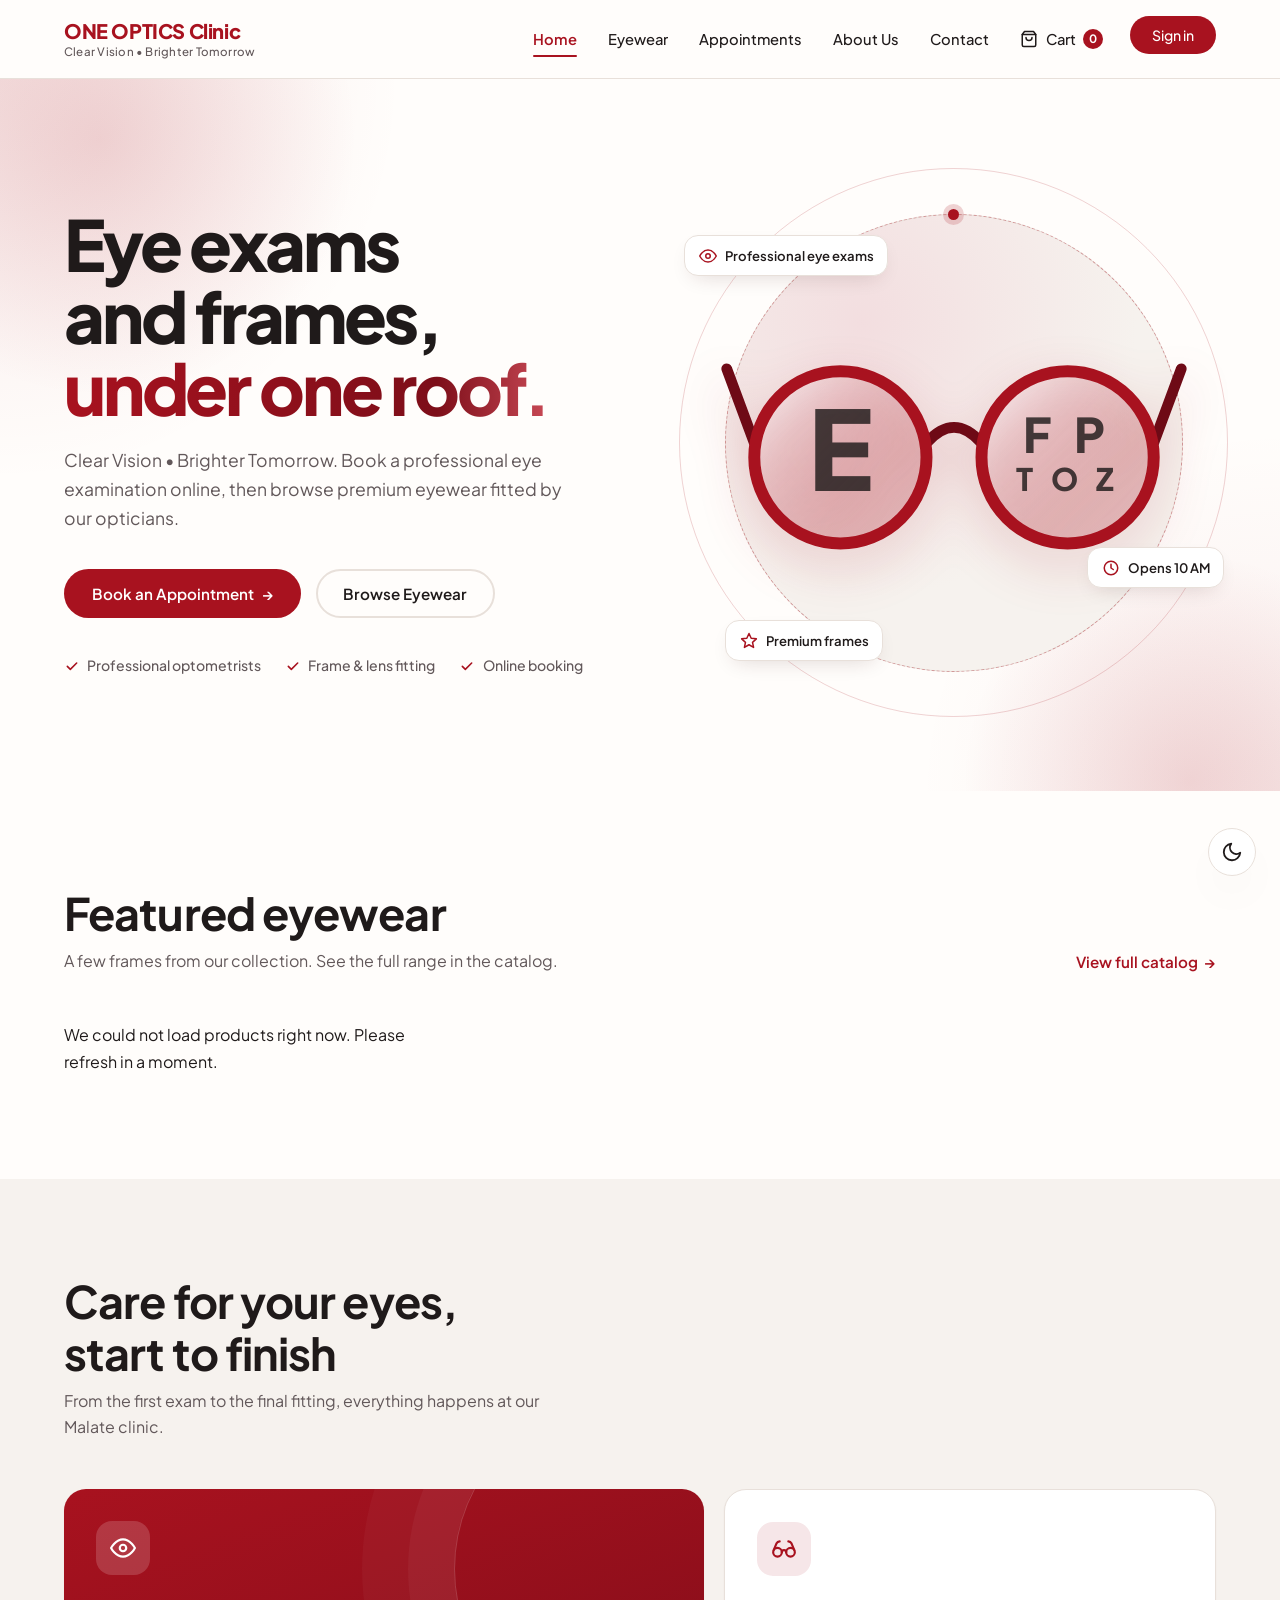
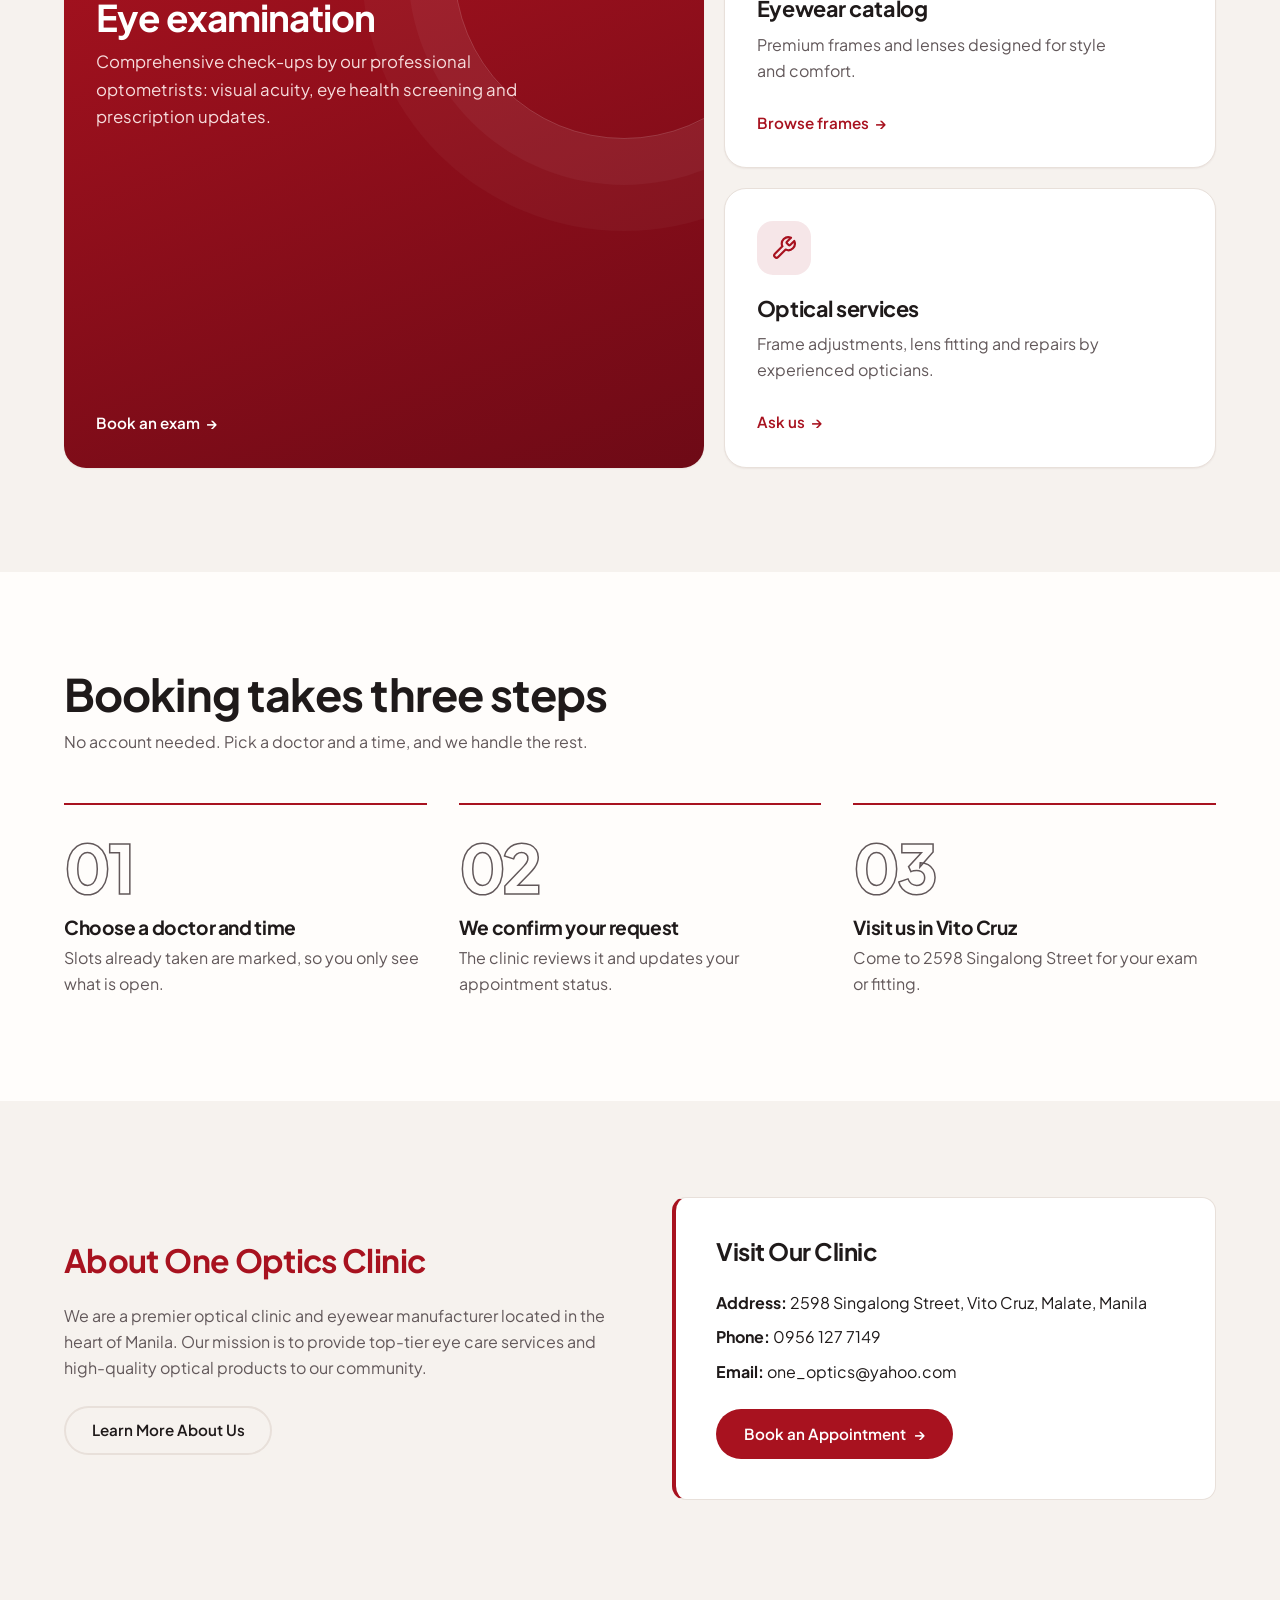
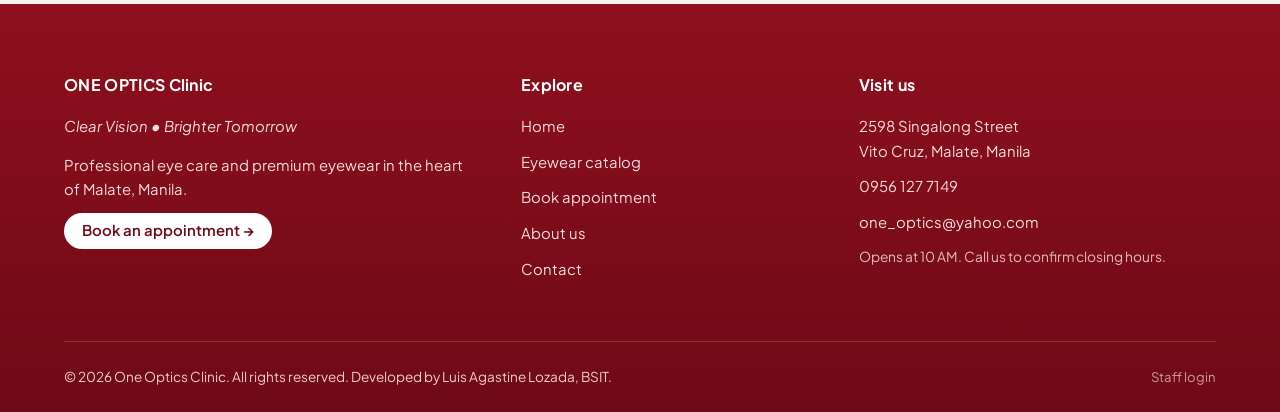
<file: index.html>
<!DOCTYPE html>
<html lang="en">
<head>
    <meta charset="UTF-8">
    <meta name="viewport" content="width=device-width, initial-scale=1.0">
    <title>One Optics Clinic | Clear Vision • Brighter Tomorrow</title>
    <meta name="description" content="Discover modern eyewear and book an eye examination at One Optics Clinic in Manila.">
    <!-- Google Fonts for modern typography -->
    <link rel="preconnect" href="https://fonts.googleapis.com">
    <link rel="preconnect" href="https://fonts.gstatic.com" crossorigin>
    <link href="https://fonts.googleapis.com/css2?family=Plus+Jakarta+Sans:wght@400;500;600;700;800&display=swap" rel="stylesheet">
    <!-- Main Stylesheet -->
    <link rel="stylesheet" href="css/style.css?v=26">
    <!-- Theme Toggle Script to avoid flicker -->
    <script>
        if (localStorage.getItem('oneOpticsTheme') === 'dark') {
            document.documentElement.classList.add('dark-mode');
            document.addEventListener('DOMContentLoaded', () => document.body.classList.add('dark-mode'));
        }
    </script>
</head>
<body>

    <!-- Navigation -->
    <header id="site-header"></header>
    <script src="js/ui-core.js?v=26"></script>

    <!-- Hero Section -->
    <section class="hero" id="main-content">
        <div class="container hero-grid">
            <div class="hero-copy">
                <h1>Eye exams and frames, <span class="accent">under one roof.</span></h1>
                <p>Clear Vision &bull; Brighter Tomorrow. Book a professional eye examination online, then browse premium eyewear fitted by our opticians.</p>
                <div class="hero-btns">
                    <a href="appointment.html" class="btn btn-primary">Book an Appointment <span class="arr" aria-hidden="true">&rarr;</span></a>
                    <a href="catalog.html" class="btn btn-outline">Browse Eyewear</a>
                </div>
                <ul class="trust-row">
                    <li><svg viewBox="0 0 24 24" fill="none" stroke="currentColor" stroke-width="2.4" stroke-linecap="round" stroke-linejoin="round" aria-hidden="true"><path d="M5 12.5l4.5 4.5L19 7.5"/></svg>Professional optometrists</li>
                    <li><svg viewBox="0 0 24 24" fill="none" stroke="currentColor" stroke-width="2.4" stroke-linecap="round" stroke-linejoin="round" aria-hidden="true"><path d="M5 12.5l4.5 4.5L19 7.5"/></svg>Frame &amp; lens fitting</li>
                    <li><svg viewBox="0 0 24 24" fill="none" stroke="currentColor" stroke-width="2.4" stroke-linecap="round" stroke-linejoin="round" aria-hidden="true"><path d="M5 12.5l4.5 4.5L19 7.5"/></svg>Online booking</li>
                </ul>
            </div>

            <div class="hero-visual" aria-hidden="true">
                <div class="hv-orb"><div class="hv-ring"></div></div>
                <div class="hv-glasses">
                    <svg viewBox="0 0 400 200" fill="none">
                        <defs>
                            <linearGradient id="lens" x1="0" y1="0" x2="1" y2="1">
                                <stop offset="0" stop-color="#fff" stop-opacity=".75"/>
                                <stop offset="1" stop-color="#a8121f" stop-opacity=".16"/>
                            </linearGradient>
                        </defs>
                        <path d="M33 100L10 38M367 100L390 38" stroke="#6e0a16" stroke-width="9" stroke-linecap="round"/>
                        <path d="M177 100q23-26 46 0" stroke="#6e0a16" stroke-width="9" stroke-linecap="round"/>
                        <circle cx="105" cy="112" r="72" fill="url(#lens)" stroke="#a8121f" stroke-width="10"/>
                        <circle cx="295" cy="112" r="72" fill="url(#lens)" stroke="#a8121f" stroke-width="10"/>
                        <g font-family="Plus Jakarta Sans, sans-serif" font-weight="800" fill="#1f1a1a" fill-opacity=".82" text-anchor="middle">
                            <text x="105" y="140" font-size="92">E</text>
                            <text x="295" y="108" font-size="40" letter-spacing="6">F P</text>
                            <text x="295" y="140" font-size="26" letter-spacing="5">T O Z</text>
                        </g>
                    </svg>
                </div>
                <div class="hv-chip c1"><svg viewBox="0 0 24 24" fill="none" stroke="currentColor" stroke-width="2" stroke-linecap="round" stroke-linejoin="round"><path d="M1 12s4-8 11-8 11 8 11 8-4 8-11 8-11-8-11-8z"/><circle cx="12" cy="12" r="3"/></svg>Professional eye exams</div>
                <div class="hv-chip c2"><svg viewBox="0 0 24 24" fill="none" stroke="currentColor" stroke-width="2" stroke-linecap="round" stroke-linejoin="round"><circle cx="12" cy="12" r="9"/><path d="M12 7v5l3 2"/></svg>Opens 10 AM</div>
                <div class="hv-chip c3"><svg viewBox="0 0 24 24" fill="none" stroke="currentColor" stroke-width="2" stroke-linecap="round" stroke-linejoin="round"><path d="M12 2l2.9 6.3 6.9.8-5.1 4.7 1.4 6.8L12 17l-6.1 3.6 1.4-6.8L2.2 9.1l6.9-.8z"/></svg>Premium frames</div>
            </div>
        </div>
    </section>

    <!-- Featured Eyewear -->
    <section class="section">
        <div class="container">
            <div class="section-head">
                <div>
                    <h2>Featured eyewear</h2>
                    <p>A few frames from our collection. See the full range in the catalog.</p>
                </div>
                <a href="catalog.html" class="link-arrow">View full catalog <span class="arr" aria-hidden="true">&rarr;</span></a>
            </div>
            <div class="product-grid" id="featured-products">
                <!-- Skeletons shown until products load -->
                <div class="skeleton-card"><div class="sk sk-img"></div><div class="sk-body"><div class="sk sk-line"></div><div class="sk sk-line w60"></div><div class="sk sk-line w40"></div><div class="sk sk-btn"></div></div></div>
                <div class="skeleton-card"><div class="sk sk-img"></div><div class="sk-body"><div class="sk sk-line"></div><div class="sk sk-line w60"></div><div class="sk sk-line w40"></div><div class="sk sk-btn"></div></div></div>
                <div class="skeleton-card"><div class="sk sk-img"></div><div class="sk-body"><div class="sk sk-line"></div><div class="sk sk-line w60"></div><div class="sk sk-line w40"></div><div class="sk sk-btn"></div></div></div>
            </div>
        </div>
    </section>

    <!-- Clinic Services (bento) -->
    <section class="section section-alt">
        <div class="container">
            <div class="section-head">
                <div>
                    <h2>Care for your eyes, start to finish</h2>
                    <p>From the first exam to the final fitting, everything happens at our Malate clinic.</p>
                </div>
            </div>
            <div class="bento">
                <a href="appointment.html" class="bento-card bento-lg">
                    <span class="bento-ico"><svg viewBox="0 0 24 24" fill="none" stroke="currentColor" stroke-width="2" stroke-linecap="round" stroke-linejoin="round"><path d="M1 12s4-8 11-8 11 8 11 8-4 8-11 8-11-8-11-8z"/><circle cx="12" cy="12" r="3"/></svg></span>
                    <h3>Eye examination</h3>
                    <p>Comprehensive check-ups by our professional optometrists: visual acuity, eye health screening and prescription updates.</p>
                    <span class="link-arrow">Book an exam <span class="arr" aria-hidden="true">&rarr;</span></span>
                </a>
                <a href="catalog.html" class="bento-card">
                    <span class="bento-ico"><svg viewBox="0 0 24 24" fill="none" stroke="currentColor" stroke-width="2" stroke-linecap="round" stroke-linejoin="round"><circle cx="6" cy="15" r="4"/><circle cx="18" cy="15" r="4"/><path d="M14 15a2 2 0 0 0-4 0"/><path d="M2.5 13 5 7c.7-1.4 1.4-2 3-2"/><path d="M21.5 13 19 7c-.7-1.4-1.5-2-3-2"/></svg></span>
                    <h3>Eyewear catalog</h3>
                    <p>Premium frames and lenses designed for style and comfort.</p>
                    <span class="link-arrow">Browse frames <span class="arr" aria-hidden="true">&rarr;</span></span>
                </a>
                <a href="contact.html" class="bento-card">
                    <span class="bento-ico"><svg viewBox="0 0 24 24" fill="none" stroke="currentColor" stroke-width="2" stroke-linecap="round" stroke-linejoin="round"><path d="M14.7 6.3a1 1 0 0 0 0 1.4l1.6 1.6a1 1 0 0 0 1.4 0l3.77-3.77a6 6 0 0 1-7.94 7.94l-6.91 6.91a2.12 2.12 0 0 1-3-3l6.91-6.91a6 6 0 0 1 7.94-7.94l-3.76 3.76z"/></svg></span>
                    <h3>Optical services</h3>
                    <p>Frame adjustments, lens fitting and repairs by experienced opticians.</p>
                    <span class="link-arrow">Ask us <span class="arr" aria-hidden="true">&rarr;</span></span>
                </a>
            </div>
        </div>
    </section>

    <!-- How booking works -->
    <section class="section">
        <div class="container">
            <div class="section-head">
                <div>
                    <h2>Booking takes three steps</h2>
                    <p>No account needed. Pick a doctor and a time, and we handle the rest.</p>
                </div>
            </div>
            <div class="steps">
                <div class="step-card"><span class="num">01</span><h3>Choose a doctor and time</h3><p>Slots already taken are marked, so you only see what is open.</p></div>
                <div class="step-card"><span class="num">02</span><h3>We confirm your request</h3><p>The clinic reviews it and updates your appointment status.</p></div>
                <div class="step-card"><span class="num">03</span><h3>Visit us in Vito Cruz</h3><p>Come to 2598 Singalong Street for your exam or fitting.</p></div>
            </div>
        </div>
    </section>

    <!-- About & Contact Preview -->
    <section class="section section-alt">
        <div class="container">
            <div style="display: grid; grid-template-columns: repeat(auto-fit, minmax(min(100%, 380px), 1fr)); gap: 4rem; align-items: center;">
                
                <!-- About Preview -->
                <div>
                    <h2 style="font-size: 2rem; margin-bottom: 1.5rem; color: var(--primary-color);">About One Optics Clinic</h2>
                    <p style="color: var(--text-light); margin-bottom: 1.5rem;">We are a premier optical clinic and eyewear manufacturer located in the heart of Manila. Our mission is to provide top-tier eye care services and high-quality optical products to our community.</p>
                    <a href="about.html" class="btn btn-outline">Learn More About Us</a>
                </div>

                <!-- Contact Preview -->
                <div class="contact-card">
                    <h2 style="font-size: 1.5rem; margin-bottom: 1.5rem;">Visit Our Clinic</h2>
                    <p><strong>Address:</strong> 2598 Singalong Street, Vito Cruz, Malate, Manila</p>
                    <p><strong>Phone:</strong> 0956 127 7149</p>
                    <p><strong>Email:</strong> one_optics@yahoo.com</p>
                    <a href="appointment.html" class="btn btn-primary">Book an Appointment <span class="arr" aria-hidden="true">&rarr;</span></a>
                </div>

            </div>
        </div>
    </section>

    <!-- Footer -->
    <footer id="site-footer"></footer>

    <!-- Database Script -->
    <script src="js/database.js"></script>
    <script src="js/theme.js?v=26"></script>
    <script src="js/ui.js?v=26"></script>
    
    <!-- Page Specific Script -->
    <script>
        

        // Load Featured Products
        document.addEventListener('DOMContentLoaded', async () => {
            try {
                const allProducts = await window.OpticsDB.getProducts();
                // Get first 3 products for the featured section
                const featuredProducts = allProducts.slice(0, 3);
                
                const grid = document.getElementById('featured-products');
                grid.innerHTML = '';
                
                featuredProducts.forEach(product => {
                    const card = document.createElement('div');
                    card.className = 'product-card';
                    card.innerHTML = `
                        <img src="${product.image}" alt="${product.name}" class="product-img">
                        <div class="product-info">
                            <h3 class="product-title">${product.name}</h3>
                            <div class="product-meta">${product.style} | ${product.type}</div>
                            <div class="product-price">₱${product.price.toLocaleString()}</div>
                            <a href="catalog.html?id=${product.id}" class="btn btn-outline">View Details <span class="arr" aria-hidden="true">&rarr;</span></a>
                        </div>
                    `;
                    grid.appendChild(card);
                });
            } catch (error) {
                console.error("Error loading featured products:", error);
                document.getElementById('featured-products').innerHTML = '<p>We could not load products right now. Please refresh in a moment.</p>';
            }
        });
    </script>
</body>
</html>
</file>
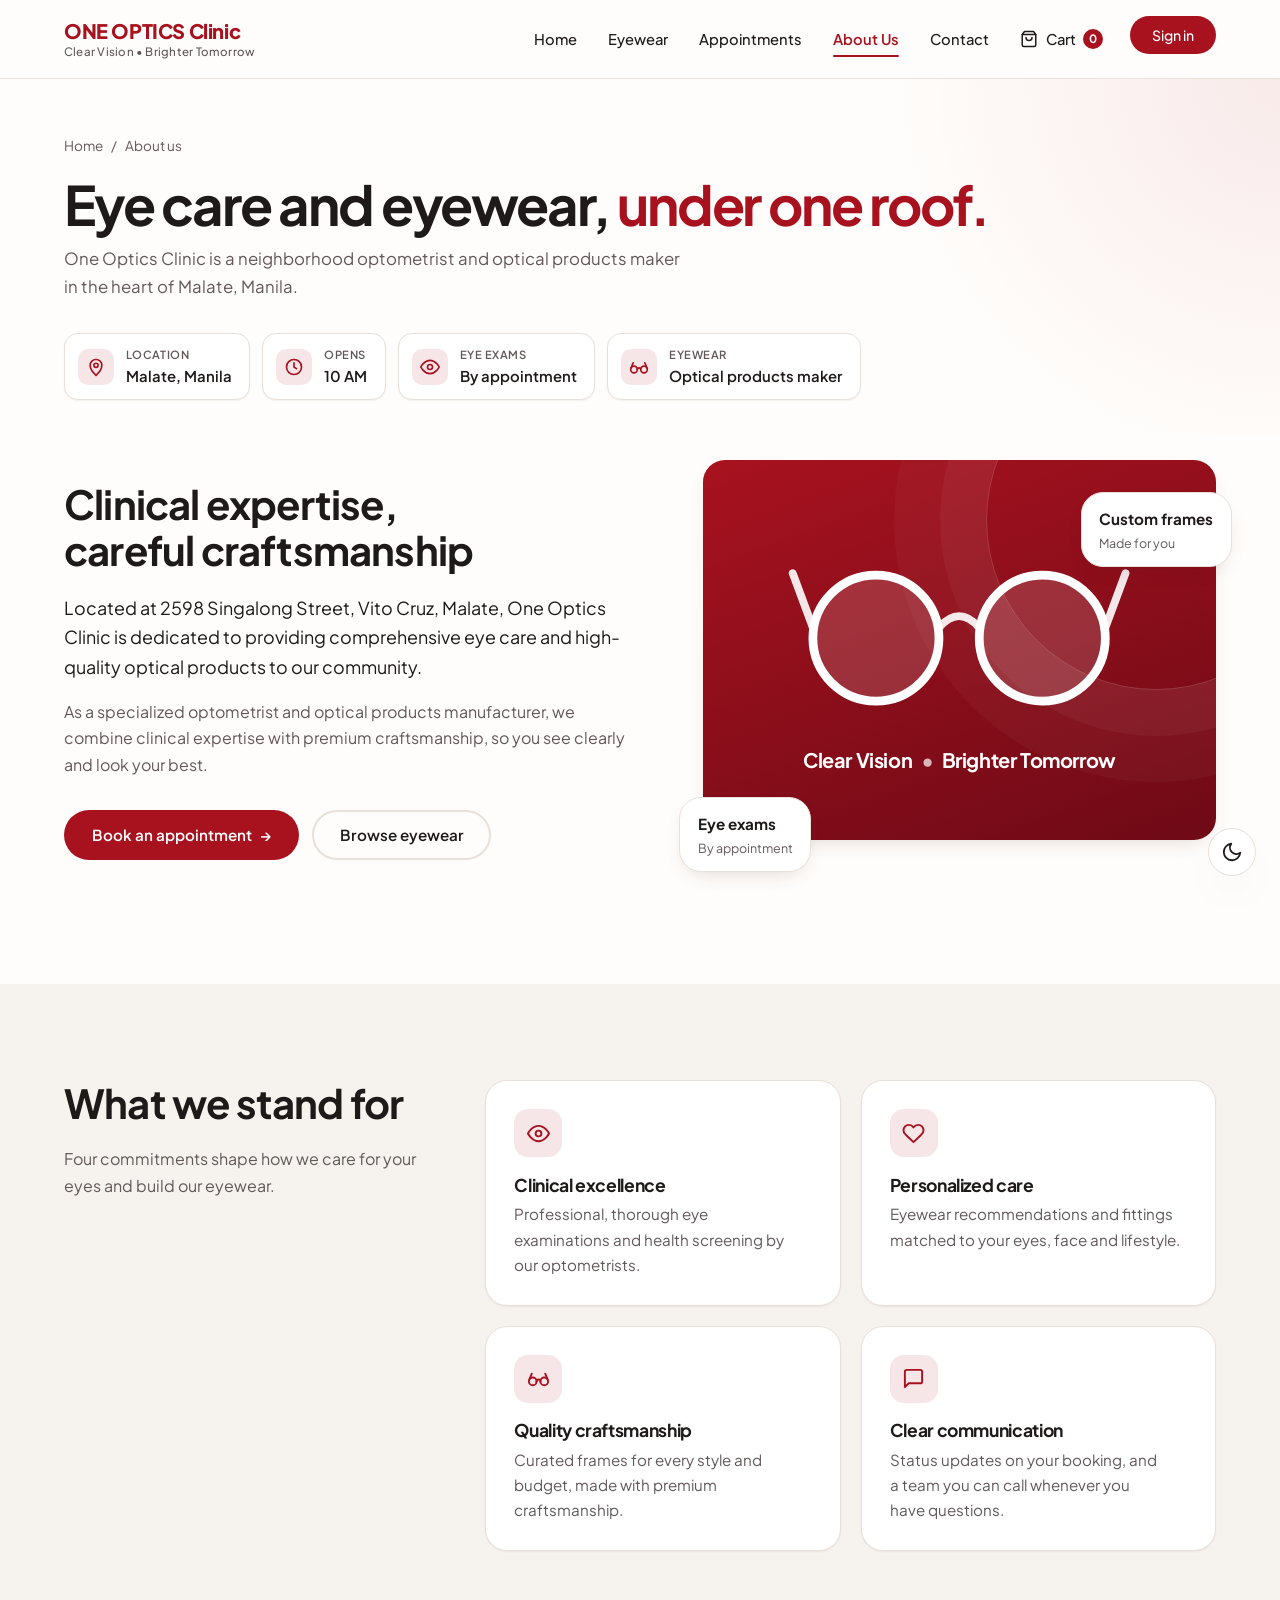
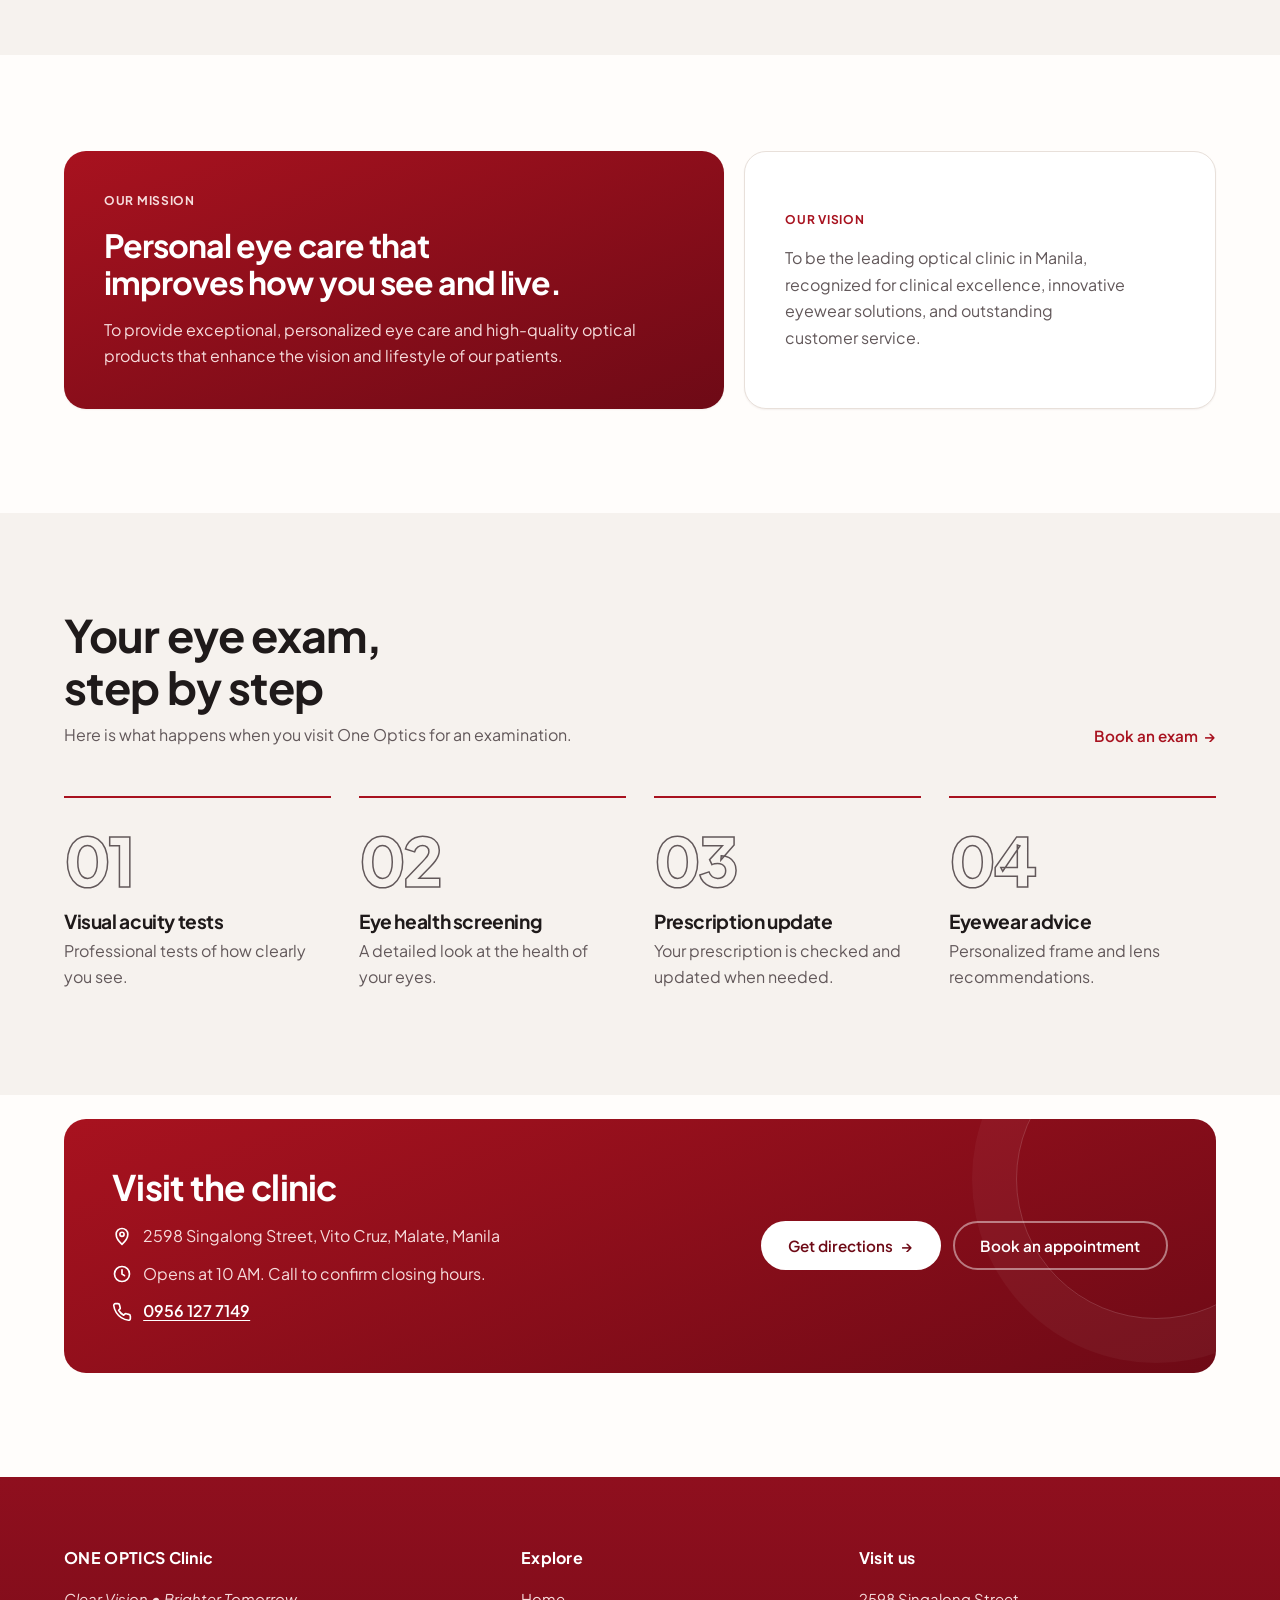
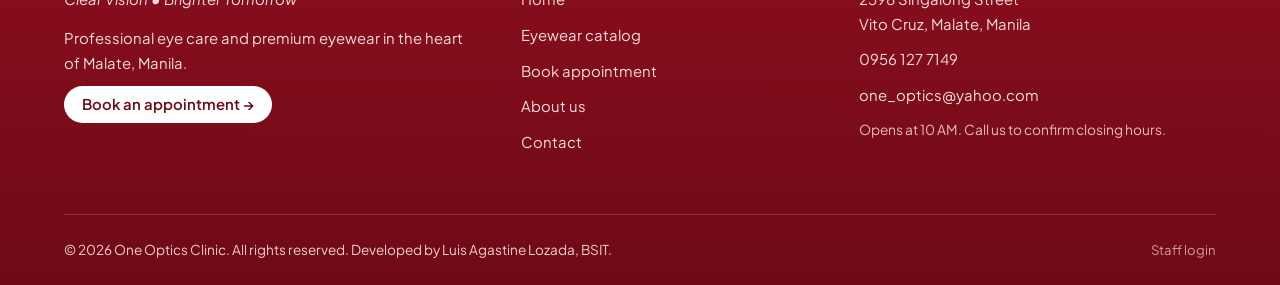
<file: about.html>
<!DOCTYPE html>
<html lang="en">
<head>
    <meta charset="UTF-8">
    <meta name="viewport" content="width=device-width, initial-scale=1.0">
    <title>About Us | One Optics Clinic</title>
    <meta name="description" content="One Optics Clinic is an optometrist and optical products manufacturer in Malate, Manila, combining clinical expertise with quality eyewear.">
    <link rel="preconnect" href="https://fonts.googleapis.com">
    <link rel="preconnect" href="https://fonts.gstatic.com" crossorigin>
    <link href="https://fonts.googleapis.com/css2?family=Plus+Jakarta+Sans:wght@400;500;600;700;800&display=swap" rel="stylesheet">
    <link rel="stylesheet" href="css/style.css?v=26">
    <script>
        if (localStorage.getItem('oneOpticsTheme') === 'dark') {
            document.documentElement.classList.add('dark-mode');
            document.addEventListener('DOMContentLoaded', () => document.body.classList.add('dark-mode'));
        }
    </script>
</head>
<body>

    <header id="site-header"></header>
    <script src="js/ui-core.js?v=26"></script>

    <main id="main-content">
        <section class="page-head">
            <div class="container">
                <nav class="crumbs" aria-label="Breadcrumb"><a href="index.html">Home</a><span aria-hidden="true">/</span><span>About us</span></nav>
                <h1>Eye care and eyewear, <span class="accent-text">under one roof.</span></h1>
                <p>One Optics Clinic is a neighborhood optometrist and optical products maker in the heart of Malate, Manila.</p>

                <ul class="facts">
                    <li>
                        <svg viewBox="0 0 24 24" fill="none" stroke="currentColor" stroke-width="2" stroke-linecap="round" stroke-linejoin="round" aria-hidden="true"><path d="M12 22s7-6.2 7-12a7 7 0 10-14 0c0 5.8 7 12 7 12z"/><circle cx="12" cy="10" r="2.5"/></svg>
                        <span><small>Location</small>Malate, Manila</span>
                    </li>
                    <li>
                        <svg viewBox="0 0 24 24" fill="none" stroke="currentColor" stroke-width="2" stroke-linecap="round" stroke-linejoin="round" aria-hidden="true"><circle cx="12" cy="12" r="9"/><path d="M12 7v5l3 2"/></svg>
                        <span><small>Opens</small>10 AM</span>
                    </li>
                    <li>
                        <svg viewBox="0 0 24 24" fill="none" stroke="currentColor" stroke-width="2" stroke-linecap="round" stroke-linejoin="round" aria-hidden="true"><path d="M1 12s4-8 11-8 11 8 11 8-4 8-11 8-11-8-11-8z"/><circle cx="12" cy="12" r="3"/></svg>
                        <span><small>Eye exams</small>By appointment</span>
                    </li>
                    <li>
                        <svg viewBox="0 0 24 24" fill="none" stroke="currentColor" stroke-width="2" stroke-linecap="round" stroke-linejoin="round" aria-hidden="true"><circle cx="6" cy="15" r="4"/><circle cx="18" cy="15" r="4"/><path d="M14 15a2 2 0 0 0-4 0M2.5 13 5 7M21.5 13 19 7"/></svg>
                        <span><small>Eyewear</small>Optical products maker</span>
                    </li>
                </ul>
            </div>
        </section>

        <!-- Story -->
        <section class="section section-tight">
            <div class="container split">
                <div data-reveal>
                    <h2 class="h-lg">Clinical expertise, careful craftsmanship</h2>
                    <p class="lead">Located at 2598 Singalong Street, Vito Cruz, Malate, One Optics Clinic is dedicated to providing comprehensive eye care and high-quality optical products to our community.</p>
                    <p class="muted-text">As a specialized optometrist and optical products manufacturer, we combine clinical expertise with premium craftsmanship, so you see clearly and look your best.</p>
                    <div style="display:flex; gap:0.8rem; flex-wrap:wrap; margin-top:2rem;">
                        <a href="appointment.html" class="btn btn-primary">Book an appointment <span class="arr" aria-hidden="true">&rarr;</span></a>
                        <a href="catalog.html" class="btn btn-outline">Browse eyewear</a>
                    </div>
                </div>

                <div class="story-visual" data-reveal aria-hidden="true">
                    <div class="sv-card sv-main">
                        <svg viewBox="0 0 400 200" fill="none"><path d="M33 100L10 38M367 100L390 38" stroke="#fff" stroke-opacity=".9" stroke-width="9" stroke-linecap="round"/><path d="M177 100q23-26 46 0" stroke="#fff" stroke-opacity=".9" stroke-width="9" stroke-linecap="round"/><circle cx="105" cy="112" r="72" fill="#fff" fill-opacity=".14" stroke="#fff" stroke-width="10"/><circle cx="295" cy="112" r="72" fill="#fff" fill-opacity=".14" stroke="#fff" stroke-width="10"/></svg>
                        <p>Clear Vision <span>&bull;</span> Brighter Tomorrow</p>
                    </div>
                    <div class="sv-card sv-chip sv-a"><strong>Eye exams</strong><span>By appointment</span></div>
                    <div class="sv-card sv-chip sv-b"><strong>Custom frames</strong><span>Made for you</span></div>
                </div>
            </div>
        </section>

        <!-- Commitments -->
        <section class="section section-alt">
            <div class="container commit-layout">
                <div class="commit-intro" data-reveal>
                    <h2 class="h-lg">What we stand for</h2>
                    <p class="muted-text">Four commitments shape how we care for your eyes and build our eyewear.</p>
                </div>
                <div class="commit-grid">
                    <article class="commit" data-reveal>
                        <span class="commit-ico"><svg viewBox="0 0 24 24" fill="none" stroke="currentColor" stroke-width="2" stroke-linecap="round" stroke-linejoin="round"><path d="M1 12s4-8 11-8 11 8 11 8-4 8-11 8-11-8-11-8z"/><circle cx="12" cy="12" r="3"/></svg></span>
                        <h3>Clinical excellence</h3>
                        <p>Professional, thorough eye examinations and health screening by our optometrists.</p>
                    </article>
                    <article class="commit" data-reveal>
                        <span class="commit-ico"><svg viewBox="0 0 24 24" fill="none" stroke="currentColor" stroke-width="2" stroke-linecap="round" stroke-linejoin="round"><path d="M20.8 4.6a5.5 5.5 0 00-7.8 0L12 5.7l-1-1.1a5.5 5.5 0 00-7.8 7.8l1 1.1L12 21l7.8-7.5 1-1.1a5.5 5.5 0 000-7.8z"/></svg></span>
                        <h3>Personalized care</h3>
                        <p>Eyewear recommendations and fittings matched to your eyes, face and lifestyle.</p>
                    </article>
                    <article class="commit" data-reveal>
                        <span class="commit-ico"><svg viewBox="0 0 24 24" fill="none" stroke="currentColor" stroke-width="2" stroke-linecap="round" stroke-linejoin="round"><circle cx="6" cy="15" r="4"/><circle cx="18" cy="15" r="4"/><path d="M14 15a2 2 0 0 0-4 0M2.5 13 5 7M21.5 13 19 7"/></svg></span>
                        <h3>Quality craftsmanship</h3>
                        <p>Curated frames for every style and budget, made with premium craftsmanship.</p>
                    </article>
                    <article class="commit" data-reveal>
                        <span class="commit-ico"><svg viewBox="0 0 24 24" fill="none" stroke="currentColor" stroke-width="2" stroke-linecap="round" stroke-linejoin="round"><path d="M21 15a2 2 0 01-2 2H7l-4 4V5a2 2 0 012-2h14a2 2 0 012 2z"/></svg></span>
                        <h3>Clear communication</h3>
                        <p>Status updates on your booking, and a team you can call whenever you have questions.</p>
                    </article>
                </div>
            </div>
        </section>

        <!-- Mission & vision -->
        <section class="section">
            <div class="container">
                <div class="values">
                    <article class="value-card value-lg" data-reveal>
                        <span class="value-tag">Our mission</span>
                        <h3>Personal eye care that improves how you see and live.</h3>
                        <p>To provide exceptional, personalized eye care and high-quality optical products that enhance the vision and lifestyle of our patients.</p>
                    </article>
                    <article class="value-card" data-reveal>
                        <span class="value-tag">Our vision</span>
                        <p>To be the leading optical clinic in Manila, recognized for clinical excellence, innovative eyewear solutions, and outstanding customer service.</p>
                    </article>
                </div>
            </div>
        </section>

        <!-- Visit steps -->
        <section class="section section-alt">
            <div class="container">
                <div class="section-head" data-reveal>
                    <div>
                        <h2>Your eye exam, step by step</h2>
                        <p>Here is what happens when you visit One Optics for an examination.</p>
                    </div>
                    <a href="appointment.html" class="link-arrow">Book an exam <span class="arr" aria-hidden="true">&rarr;</span></a>
                </div>
                <div class="steps steps-4">
                    <div class="step-card"><span class="num">01</span><h3>Visual acuity tests</h3><p>Professional tests of how clearly you see.</p></div>
                    <div class="step-card"><span class="num">02</span><h3>Eye health screening</h3><p>A detailed look at the health of your eyes.</p></div>
                    <div class="step-card"><span class="num">03</span><h3>Prescription update</h3><p>Your prescription is checked and updated when needed.</p></div>
                    <div class="step-card"><span class="num">04</span><h3>Eyewear advice</h3><p>Personalized frame and lens recommendations.</p></div>
                </div>
            </div>
        </section>

        <!-- Team -->
        <section class="section" id="team-section" hidden>
            <div class="container">
                <div class="section-head" data-reveal>
                    <div>
                        <h2>Meet our doctors</h2>
                        <p>The team you can book with online.</p>
                    </div>
                </div>
                <div class="team-grid" id="team-grid"></div>
            </div>
        </section>

        <!-- Visit + CTA -->
        <section class="section section-tight">
            <div class="container">
                <div class="cta-band visit-band" data-reveal>
                    <div>
                        <h2>Visit the clinic</h2>
                        <ul class="visit-list">
                            <li>
                                <svg viewBox="0 0 24 24" fill="none" stroke="currentColor" stroke-width="2" stroke-linecap="round" stroke-linejoin="round" aria-hidden="true"><path d="M12 22s7-6.2 7-12a7 7 0 10-14 0c0 5.8 7 12 7 12z"/><circle cx="12" cy="10" r="2.5"/></svg>
                                2598 Singalong Street, Vito Cruz, Malate, Manila
                            </li>
                            <li>
                                <svg viewBox="0 0 24 24" fill="none" stroke="currentColor" stroke-width="2" stroke-linecap="round" stroke-linejoin="round" aria-hidden="true"><circle cx="12" cy="12" r="9"/><path d="M12 7v5l3 2"/></svg>
                                Opens at 10 AM. Call to confirm closing hours.
                            </li>
                            <li>
                                <svg viewBox="0 0 24 24" fill="none" stroke="currentColor" stroke-width="2" stroke-linecap="round" stroke-linejoin="round" aria-hidden="true"><path d="M22 16.9v3a2 2 0 01-2.2 2 19.8 19.8 0 01-8.6-3.1 19.5 19.5 0 01-6-6A19.8 19.8 0 012.1 4.2 2 2 0 014.1 2h3a2 2 0 012 1.7c.1 1 .4 1.9.7 2.8a2 2 0 01-.5 2.1L8 9.9a16 16 0 006 6l1.3-1.3a2 2 0 012.1-.4c.9.3 1.8.6 2.8.7a2 2 0 011.7 2z"/></svg>
                                <a href="tel:+639561277149">0956 127 7149</a>
                            </li>
                        </ul>
                    </div>
                    <div class="cta-actions">
                        <a href="https://www.google.com/maps/search/?api=1&query=2598+Singalong+Street+Malate+Manila" target="_blank" rel="noopener" class="btn btn-light">Get directions <span class="arr" aria-hidden="true">&rarr;</span></a>
                        <a href="appointment.html" class="btn btn-ghost-light">Book an appointment</a>
                    </div>
                </div>
            </div>
        </section>
    </main>

    <footer id="site-footer"></footer>

    <script src="js/database.js"></script>
    <script src="js/theme.js?v=26"></script>
    <script src="js/ui.js?v=26"></script>
    <script>
        // Team: real doctors from the database, with initials when a photo is missing or fails to load
        (async () => {
            const esc = window.OpticsUI.esc;
            const initials = (name) => {
                const parts = String(name || '').replace(/^(dr\.?|doctor)\s+/i, '').trim().split(/\s+/);
                return ((parts[0] || '')[0] || '') + (parts.length > 1 ? parts[parts.length - 1][0] : '');
            };
            try {
                const doctors = await window.OpticsDB.getDoctors();
                if (!doctors.length) return;
                const grid = document.getElementById('team-grid');
                grid.innerHTML = doctors.map((d) => `
                    <article class="team-card" data-reveal>
                        <span class="avatar" data-initials="${esc(initials(d.name).toUpperCase())}"><img src="${esc(d.image)}" alt="" loading="lazy"></span>
                        <h3>${esc(d.name)}</h3>
                        <p>${esc(d.role)}</p>
                        <a href="appointment.html" class="link-arrow">Book with ${esc(String(d.name).replace(/^(dr\.?|doctor)\s+/i, '').split(' ')[0])} <span class="arr" aria-hidden="true">&rarr;</span></a>
                    </article>`).join('');
                grid.querySelectorAll('.avatar img').forEach((img) => {
                    const drop = () => img.remove();
                    img.addEventListener('error', drop);
                    if (img.complete && img.naturalWidth === 0) drop();
                });
                document.getElementById('team-section').hidden = false;
            } catch (e) { console.error(e); }
        })();
    </script>
</body>
</html>
</file>
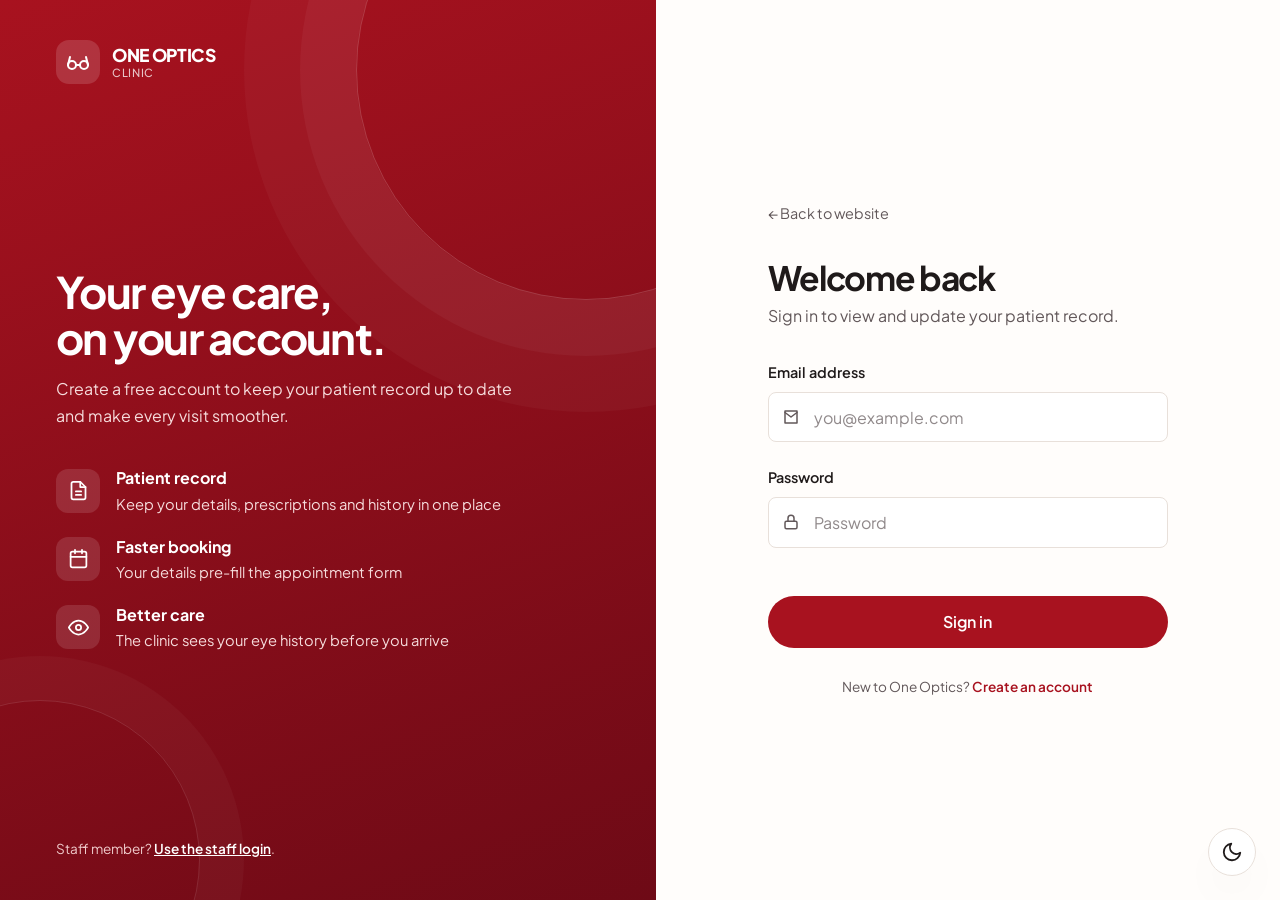
<file: account.html>
<!DOCTYPE html>
<html lang="en">
<head>
    <meta charset="UTF-8">
    <meta name="viewport" content="width=device-width, initial-scale=1.0">
    <title>Sign in | One Optics Clinic</title>
    <meta name="description" content="Sign in or create a free One Optics Clinic account to keep your patient record and book faster.">
    <link rel="preconnect" href="https://fonts.googleapis.com">
    <link rel="preconnect" href="https://fonts.gstatic.com" crossorigin>
    <link href="https://fonts.googleapis.com/css2?family=Plus+Jakarta+Sans:wght@400;500;600;700;800&display=swap" rel="stylesheet">
    <link rel="stylesheet" href="css/style.css?v=26">
    <link rel="stylesheet" href="css/admin.css?v=26">
    <link rel="icon" href="data:image/svg+xml,%3Csvg xmlns='http://www.w3.org/2000/svg' viewBox='0 0 64 64'%3E%3Crect width='64' height='64' rx='16' fill='%23a8121f'/%3E%3Cg fill='none' stroke='%23fff' stroke-width='5' stroke-linecap='round'%3E%3Ccircle cx='20' cy='36' r='10'/%3E%3Ccircle cx='44' cy='36' r='10'/%3E%3Cpath d='M30 34q2-3 4 0'/%3E%3C/g%3E%3C/svg%3E">
    <script>
        if (localStorage.getItem('custToken')) { location.replace('my-record.html'); }
        if (localStorage.getItem('oneOpticsTheme') === 'dark') {
            document.documentElement.classList.add('dark-mode');
            document.addEventListener('DOMContentLoaded', () => document.body.classList.add('dark-mode'));
        }
    </script>
</head>
<body class="adm-body">

    <div class="login-shell">
        <!-- Brand panel -->
        <aside class="login-brand">
            <a href="index.html" class="lb-logo" aria-label="One Optics Clinic home">
                <span class="lb-mark"><svg viewBox="0 0 24 24" fill="none" stroke="currentColor" stroke-width="2" stroke-linecap="round" stroke-linejoin="round" aria-hidden="true"><circle cx="6" cy="15" r="4"/><circle cx="18" cy="15" r="4"/><path d="M10 15h4M2 15l2-8M22 15l-2-8"/></svg></span>
                <span>ONE OPTICS<small>Clinic</small></span>
            </a>

            <div class="lb-body">
                <h2>Your eye care, on your account.</h2>
                <p>Create a free account to keep your patient record up to date and make every visit smoother.</p>
                <ul class="lb-list">
                    <li>
                        <span class="lb-ico"><svg viewBox="0 0 24 24" fill="none" stroke="currentColor" stroke-width="2" stroke-linecap="round" stroke-linejoin="round" aria-hidden="true"><path d="M14 2H6a2 2 0 00-2 2v16a2 2 0 002 2h12a2 2 0 002-2V8z"/><path d="M14 2v6h6M9 13h6M9 17h6"/></svg></span>
                        <span><strong>Patient record</strong>Keep your details, prescriptions and history in one place</span>
                    </li>
                    <li>
                        <span class="lb-ico"><svg viewBox="0 0 24 24" fill="none" stroke="currentColor" stroke-width="2" stroke-linecap="round" stroke-linejoin="round" aria-hidden="true"><rect x="3" y="4" width="18" height="18" rx="2"/><path d="M16 2v4M8 2v4M3 10h18"/></svg></span>
                        <span><strong>Faster booking</strong>Your details pre-fill the appointment form</span>
                    </li>
                    <li>
                        <span class="lb-ico"><svg viewBox="0 0 24 24" fill="none" stroke="currentColor" stroke-width="2" stroke-linecap="round" stroke-linejoin="round" aria-hidden="true"><path d="M1 12s4-8 11-8 11 8 11 8-4 8-11 8-11-8-11-8z"/><circle cx="12" cy="12" r="3"/></svg></span>
                        <span><strong>Better care</strong>The clinic sees your eye history before you arrive</span>
                    </li>
                </ul>
            </div>

            <p class="lb-foot">Staff member? <a href="admin-login.html" style="color:#fff; font-weight:600; text-decoration:underline;">Use the staff login</a>.</p>
        </aside>

        <!-- Forms -->
        <main class="login-main" id="main-content">
            <div class="login-card">
                <a href="index.html" class="login-mobile-logo">
                    <span class="lb-mark"><svg viewBox="0 0 24 24" fill="none" stroke="currentColor" stroke-width="2" stroke-linecap="round" stroke-linejoin="round"><circle cx="6" cy="15" r="4"/><circle cx="18" cy="15" r="4"/><path d="M10 15h4M2 15l2-8M22 15l-2-8"/></svg></span>
                    <span>ONE OPTICS Clinic</span>
                </a>

                <a href="index.html" class="login-back">&larr; Back to website</a>
                <h1 id="formTitle">Welcome back</h1>
                <p class="login-sub" id="formSub">Sign in to view and update your patient record.</p>

                <div id="errorMsg" class="login-error" role="alert" hidden>
                    <svg viewBox="0 0 24 24" fill="none" stroke="currentColor" stroke-width="2.2" stroke-linecap="round" stroke-linejoin="round" aria-hidden="true"><circle cx="12" cy="12" r="9"/><path d="M12 8v5M12 16.5v.01"/></svg>
                    <span id="errorText"></span>
                </div>

                <!-- Sign in -->
                <form id="signinForm" novalidate>
                    <div class="form-group">
                        <label for="si-email">Email address</label>
                        <div class="field">
                            <svg viewBox="0 0 24 24" fill="none" stroke="currentColor" stroke-width="2" stroke-linecap="round" stroke-linejoin="round" aria-hidden="true"><path d="M4 4h16v16H4z"/><path d="M4 6l8 6 8-6"/></svg>
                            <input type="email" id="si-email" class="form-control" placeholder="you@example.com" autocomplete="email" required>
                        </div>
                    </div>
                    <div class="form-group">
                        <label for="si-password">Password</label>
                        <div class="field">
                            <svg viewBox="0 0 24 24" fill="none" stroke="currentColor" stroke-width="2" stroke-linecap="round" stroke-linejoin="round" aria-hidden="true"><rect x="4" y="11" width="16" height="10" rx="2"/><path d="M8 11V7a4 4 0 018 0v4"/></svg>
                            <input type="password" id="si-password" class="form-control" placeholder="Password" autocomplete="current-password" required>
                        </div>
                    </div>
                    <button type="submit" class="btn btn-primary btn-block login-btn"><span>Sign in</span></button>
                </form>

                <!-- Create account -->
                <form id="registerForm" novalidate hidden>
                    <div class="form-group">
                        <label for="rg-name">Full name</label>
                        <input type="text" id="rg-name" class="form-control" autocomplete="name" required>
                    </div>
                    <div class="form-group">
                        <label for="rg-email">Email address</label>
                        <input type="email" id="rg-email" class="form-control" autocomplete="email" required>
                    </div>
                    <div class="form-group">
                        <label for="rg-contact">Contact number <small style="color:var(--text-light); font-weight:400">(optional)</small></label>
                        <input type="tel" id="rg-contact" class="form-control" autocomplete="tel" inputmode="numeric" pattern="[0-9]{7,15}" minlength="7" maxlength="15" placeholder="09XXXXXXXXX" data-digits>
                    </div>
                    <div class="form-group">
                        <label for="rg-password">Password <small style="color:var(--text-light); font-weight:400">(8+ characters)</small></label>
                        <input type="password" id="rg-password" class="form-control" autocomplete="new-password" minlength="8" required>
                    </div>
                    <div class="form-group">
                        <label for="rg-confirm">Confirm password</label>
                        <input type="password" id="rg-confirm" class="form-control" autocomplete="new-password" required>
                    </div>
                    <button type="submit" class="btn btn-primary btn-block login-btn"><span>Create account</span></button>
                </form>

                <p class="login-help" id="switchLine">New to One Optics? <a href="#" id="switchMode" style="color:var(--primary-color); font-weight:600;">Create an account</a></p>
            </div>
        </main>
    </div>

    <button type="button" id="theme-toggle" class="theme-toggle theme-fab" aria-label="Toggle dark mode"></button>

    <script src="js/database.js"></script>
    <script src="js/theme.js?v=26"></script>
    <script>
        const $ = (id) => document.getElementById(id);
        const box = $('errorMsg');
        const SPIN = '<span class="spin" aria-hidden="true"></span>';

        let mode = 'signin';
        function setMode(next) {
            mode = next;
            const registering = mode === 'register';
            $('signinForm').hidden = registering;
            $('registerForm').hidden = !registering;
            $('formTitle').textContent = registering ? 'Create your account' : 'Welcome back';
            $('formSub').textContent = registering ? 'One quick step and your patient record is ready to fill in.' : 'Sign in to view and update your patient record.';
            $('switchLine').innerHTML = registering
                ? 'Already have an account? <a href="#" id="switchMode" style="color:var(--primary-color); font-weight:600;">Sign in</a>'
                : 'New to One Optics? <a href="#" id="switchMode" style="color:var(--primary-color); font-weight:600;">Create an account</a>';
            box.hidden = true;
            (registering ? $('rg-name') : $('si-email')).focus();
        }
        document.addEventListener('click', (e) => { if (e.target.closest('#switchMode')) { e.preventDefault(); setMode(mode === 'signin' ? 'register' : 'signin'); } });
        if (location.hash === '#register') setMode('register');

        function fail(message, field) {
            $('errorText').textContent = message;
            box.hidden = false;
            box.classList.remove('shake'); void box.offsetWidth; box.classList.add('shake');
            if (field && field.id) { field.setAttribute('aria-invalid', 'true'); field.focus(); }
        }
        document.addEventListener('input', (e) => {
            box.hidden = true;
            if (e.target.matches('[data-digits]')) { const v = e.target.value.replace(/\D+/g, ''); if (v !== e.target.value) e.target.value = v; }
        });
        document.addEventListener('keydown', (e) => {
            if (e.target.matches('[data-digits]') && !e.ctrlKey && !e.metaKey && !e.altKey && e.key.length === 1 && !/[0-9]/.test(e.key)) e.preventDefault();
        });

        function busy(btn, on, label) {
            btn.disabled = on;
            btn.firstElementChild.innerHTML = on ? `${SPIN}${label}` : label;
        }

        $('signinForm').addEventListener('submit', async (e) => {
            e.preventDefault();
            box.hidden = true;
            const email = $('si-email').value.trim(), pass = $('si-password').value;
            if (!email) { fail('Enter your email address.', $('si-email')); return; }
            if (!pass) { fail('Enter your password.', $('si-password')); return; }
            const btn = e.target.querySelector('button[type=submit]');
            busy(btn, true, 'Signing in...');
            try {
                await window.OpticsDB.customerLogin(email, pass);
                location.href = 'my-record.html';
            } catch (ex) {
                busy(btn, false, 'Sign in');
                fail(ex instanceof TypeError ? 'We could not reach the server. Please try again.' : (ex.message || 'Could not sign in.'), $('si-password'));
            }
        });

        $('registerForm').addEventListener('submit', async (e) => {
            e.preventDefault();
            box.hidden = true;
            const f = { fullName: $('rg-name'), email: $('rg-email'), contactNumber: $('rg-contact'), password: $('rg-password'), confirm: $('rg-confirm') };
            if (!f.fullName.value.trim()) { fail('Enter your full name.', f.fullName); return; }
            if (!/^[^@\s]+@[^@\s]+\.[^@\s]+$/.test(f.email.value.trim())) { fail('Enter a valid email address.', f.email); return; }
            if (f.contactNumber.value.trim() && !/^[0-9]{7,15}$/.test(f.contactNumber.value.trim())) { fail('Contact number must be 7 to 15 digits (numbers only).', f.contactNumber); return; }
            if (f.password.value.length < 8) { fail('Your password must be at least 8 characters.', f.password); return; }
            if (f.password.value !== f.confirm.value) { fail('Passwords do not match.', f.confirm); return; }
            const btn = e.target.querySelector('button[type=submit]');
            busy(btn, true, 'Creating account...');
            try {
                await window.OpticsDB.customerRegister({
                    fullName: f.fullName.value.trim(),
                    email: f.email.value.trim(),
                    password: f.password.value,
                    contactNumber: f.contactNumber.value.trim() || undefined
                });
                location.href = 'my-record.html';
            } catch (ex) {
                busy(btn, false, 'Create account');
                const map = { fullName: f.fullName, email: f.email, contactNumber: f.contactNumber, password: f.password };
                fail(ex instanceof TypeError ? 'We could not reach the server. Please try again.' : (ex.message || 'Could not create the account.'), map[ex.field]);
            }
        });
    </script>
</body>
</html>
</file>
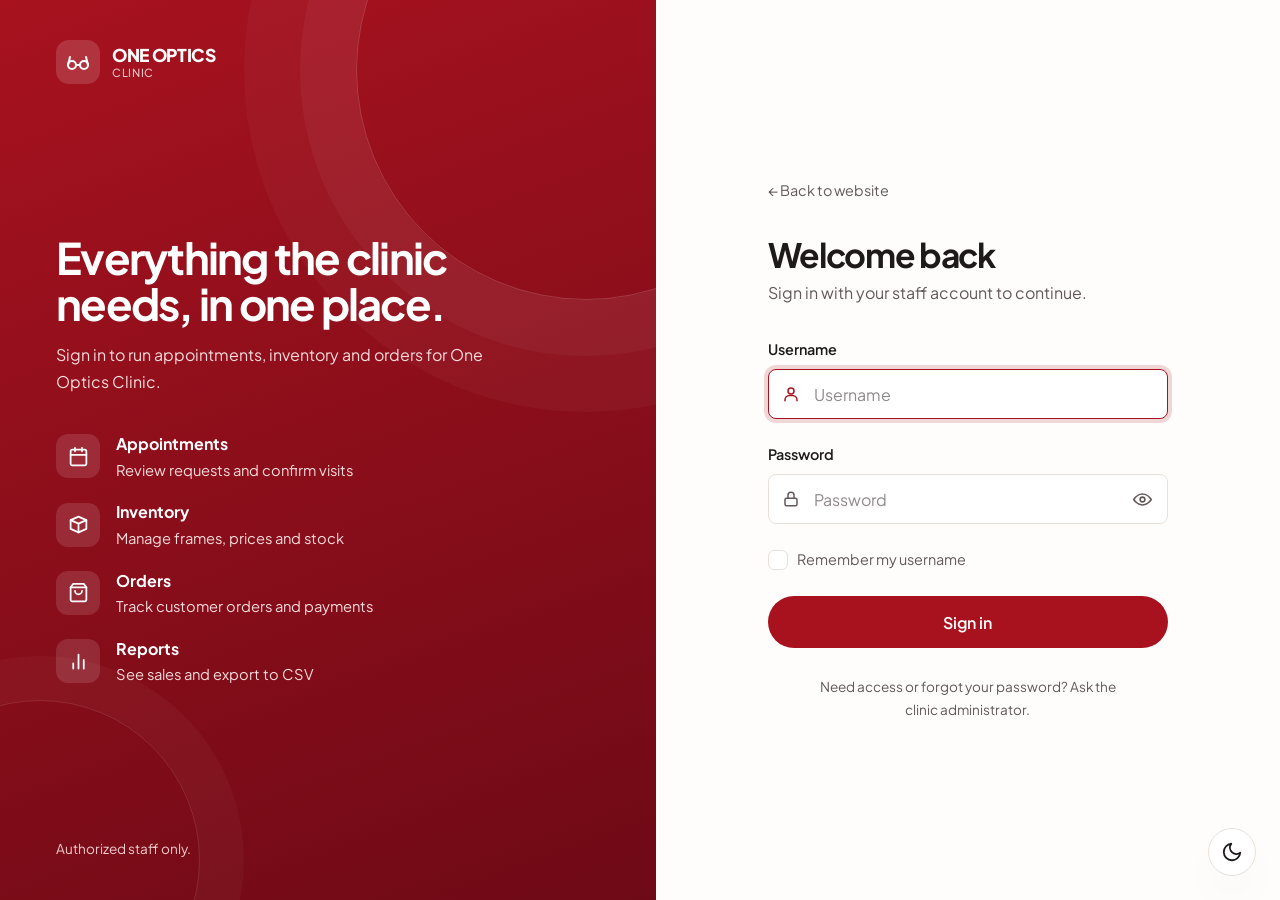
<file: admin-dashboard.html>
<!DOCTYPE html>
<html lang="en">
<head>
    <meta charset="UTF-8">
    <meta name="viewport" content="width=device-width, initial-scale=1.0">
    <meta name="robots" content="noindex">
    <title>Admin Dashboard | One Optics Clinic</title>
    <link rel="preconnect" href="https://fonts.googleapis.com">
    <link rel="preconnect" href="https://fonts.gstatic.com" crossorigin>
    <link href="https://fonts.googleapis.com/css2?family=Plus+Jakarta+Sans:wght@400;500;600;700;800&display=swap" rel="stylesheet">
    <link rel="stylesheet" href="css/style.css?v=26">
    <link rel="stylesheet" href="css/admin.css?v=26">
    <link rel="icon" href="data:image/svg+xml,%3Csvg xmlns='http://www.w3.org/2000/svg' viewBox='0 0 64 64'%3E%3Crect width='64' height='64' rx='16' fill='%23a8121f'/%3E%3Cg fill='none' stroke='%23fff' stroke-width='5' stroke-linecap='round'%3E%3Ccircle cx='20' cy='36' r='10'/%3E%3Ccircle cx='44' cy='36' r='10'/%3E%3Cpath d='M30 34q2-3 4 0'/%3E%3C/g%3E%3C/svg%3E">
    <script>
        if (localStorage.getItem('adminAuth') !== 'true' || !localStorage.getItem('adminToken')) { location.replace('admin-login.html'); }
        if (localStorage.getItem('oneOpticsTheme') === 'dark') {
            document.documentElement.classList.add('dark-mode');
            document.addEventListener('DOMContentLoaded', () => document.body.classList.add('dark-mode'));
        }
    </script>
</head>
<body class="adm-body">

<!-- Icon sprite -->
<svg width="0" height="0" style="position:absolute" aria-hidden="true">
    <defs>
        <symbol id="i-dash" viewBox="0 0 24 24"><rect x="3" y="3" width="7" height="9" rx="1.5"/><rect x="14" y="3" width="7" height="5" rx="1.5"/><rect x="14" y="12" width="7" height="9" rx="1.5"/><rect x="3" y="16" width="7" height="5" rx="1.5"/></symbol>
        <symbol id="i-cal" viewBox="0 0 24 24"><rect x="3" y="4" width="18" height="18" rx="2"/><path d="M16 2v4M8 2v4M3 10h18"/></symbol>
        <symbol id="i-glasses" viewBox="0 0 24 24"><circle cx="6" cy="15" r="4"/><circle cx="18" cy="15" r="4"/><path d="M10 15h4M2 15l2-8M22 15l-2-8"/></symbol>
        <symbol id="i-bag" viewBox="0 0 24 24"><path d="M6 2L3 6v14a2 2 0 002 2h14a2 2 0 002-2V6l-3-4z"/><path d="M3 6h18M16 10a4 4 0 01-8 0"/></symbol>
        <symbol id="i-users" viewBox="0 0 24 24"><path d="M17 21v-2a4 4 0 00-4-4H5a4 4 0 00-4 4v2"/><circle cx="9" cy="7" r="4"/><path d="M23 21v-2a4 4 0 00-3-3.9M16 3.1a4 4 0 010 7.8"/></symbol>
        <symbol id="i-doc" viewBox="0 0 24 24"><path d="M22 12h-4l-3 9L9 3l-3 9H2"/></symbol>
        <symbol id="i-chart" viewBox="0 0 24 24"><path d="M18 20V10M12 20V4M6 20v-6"/></symbol>
        <symbol id="i-out" viewBox="0 0 24 24"><path d="M9 21H5a2 2 0 01-2-2V5a2 2 0 012-2h4M16 17l5-5-5-5M21 12H9"/></symbol>
        <symbol id="i-home" viewBox="0 0 24 24"><path d="M3 11l9-8 9 8"/><path d="M5 10v10h14V10"/></symbol>
        <symbol id="i-menu" viewBox="0 0 24 24"><path d="M4 7h16M4 12h16M4 17h16"/></symbol>
        <symbol id="i-search" viewBox="0 0 24 24"><circle cx="11" cy="11" r="7"/><path d="M20 20l-3.5-3.5"/></symbol>
        <symbol id="i-plus" viewBox="0 0 24 24"><path d="M12 5v14M5 12h14"/></symbol>
        <symbol id="i-edit" viewBox="0 0 24 24"><path d="M12 20h9"/><path d="M16.5 3.5a2.1 2.1 0 013 3L7 19l-4 1 1-4z"/></symbol>
        <symbol id="i-trash" viewBox="0 0 24 24"><path d="M3 6h18"/><path d="M8 6V4h8v2"/><path d="M19 6l-1 14H6L5 6"/><path d="M10 11v5M14 11v5"/></symbol>
        <symbol id="i-archive" viewBox="0 0 24 24"><rect x="2" y="3" width="20" height="5" rx="1"/><path d="M4 8v11a2 2 0 002 2h12a2 2 0 002-2V8M10 12h4"/></symbol>
        <symbol id="i-restore" viewBox="0 0 24 24"><path d="M3 12a9 9 0 109-9 9.75 9.75 0 00-6.74 2.74L3 8"/><path d="M3 3v5h5"/></symbol>
        <symbol id="i-eye" viewBox="0 0 24 24"><path d="M1 12s4-7 11-7 11 7 11 7-4 7-11 7S1 12 1 12z"/><circle cx="12" cy="12" r="3"/></symbol>
        <symbol id="i-check" viewBox="0 0 24 24"><path d="M5 12.5l4.5 4.5L19 7.5"/></symbol>
        <symbol id="i-x" viewBox="0 0 24 24"><path d="M6 6l12 12M18 6L6 18"/></symbol>
        <symbol id="i-clock" viewBox="0 0 24 24"><circle cx="12" cy="12" r="9"/><path d="M12 7v5l3 2"/></symbol>
        <symbol id="i-peso" viewBox="0 0 24 24"><path d="M7 4v16M7 4h6a4 4 0 010 8H7M5 8h10M5 12h10"/></symbol>
        <symbol id="i-down" viewBox="0 0 24 24"><path d="M12 3v12M7 11l5 5 5-5M4 21h16"/></symbol>
        <symbol id="i-empty" viewBox="0 0 24 24"><path d="M3 7l9-4 9 4v10l-9 4-9-4z"/><path d="M3 7l9 4 9-4M12 11v10"/></symbol>
    </defs>
</svg>

<div class="adm-shell">
    <!-- Sidebar -->
    <aside class="adm-side" id="admSide" aria-label="Admin navigation">
        <a href="index.html" class="adm-brand">
            <span class="adm-logo"><svg class="i" viewBox="0 0 24 24"><use href="#i-glasses"/></svg></span>
            <span>ONE OPTICS<small>Admin</small></span>
        </a>
        <ul class="adm-nav" id="admNav">
            <li><button type="button" data-panel="dashboard" class="is-active"><svg class="i"><use href="#i-dash"/></svg>Dashboard</button></li>
            <li><button type="button" data-panel="appointments"><svg class="i"><use href="#i-cal"/></svg>Appointments <span class="badge-count" id="navPending" hidden>0</span></button></li>
            <li><button type="button" data-panel="inventory"><svg class="i"><use href="#i-glasses"/></svg>Eyewear inventory</button></li>
            <li><button type="button" data-panel="orders"><svg class="i"><use href="#i-bag"/></svg>Orders</button></li>
            <li><button type="button" data-panel="patients"><svg class="i"><use href="#i-users"/></svg>Patient records</button></li>
            <li><button type="button" data-panel="doctors"><svg class="i"><use href="#i-doc"/></svg>Doctors</button></li>
            <li><button type="button" data-panel="reports"><svg class="i"><use href="#i-chart"/></svg>Reports</button></li>
        </ul>
        <div class="adm-foot">
            <a href="index.html" class="adm-link"><svg class="i"><use href="#i-home"/></svg>View website</a>
            <button type="button" id="theme-toggle" class="theme-toggle adm-theme" aria-label="Toggle dark mode"><span class="tt-icon"></span><span class="tt-label">Dark mode</span></button>
            <button type="button" class="out" data-act="logout"><svg class="i"><use href="#i-out"/></svg>Log out</button>
        </div>
    </aside>
    <div class="adm-scrim" id="admScrim"></div>

    <!-- Main -->
    <main class="adm-main" id="main-content">
        <div class="adm-top">
            <div style="display:flex; align-items:center; gap:0.9rem; min-width:0;">
                <button type="button" class="adm-menu-btn" id="admMenuBtn" aria-label="Open menu"><svg class="i" width="22" height="22"><use href="#i-menu"/></svg></button>
                <div>
                    <h1 id="panelTitle">Dashboard</h1>
                    <p id="panelSub">Welcome back, Admin.</p>
                </div>
            </div>
        </div>

        <!-- Dashboard -->
        <section id="panel-dashboard" class="adm-panel is-active">
            <div class="adm-stats">
                <div class="adm-stat"><span class="ico"><svg class="i"><use href="#i-glasses"/></svg></span><div class="lbl">Total products</div><div class="val" id="stat-products">0</div></div>
                <div class="adm-stat tone-warn"><span class="ico"><svg class="i"><use href="#i-clock"/></svg></span><div class="lbl">Pending appointments</div><div class="val" id="stat-pending">0</div></div>
                <div class="adm-stat tone-ok"><span class="ico"><svg class="i"><use href="#i-check"/></svg></span><div class="lbl">Confirmed appointments</div><div class="val" id="stat-confirmed">0</div></div>
                <div class="adm-stat tone-info"><span class="ico"><svg class="i"><use href="#i-peso"/></svg></span><div class="lbl">Sales (completed)</div><div class="val" id="stat-sales">₱0</div></div>
            </div>
            <div class="adm-two">
                <div class="adm-card">
                    <div class="adm-card-head"><h2>Needs your attention</h2><button type="button" class="btn btn-ghost btn-sm" data-go="appointments">See all</button></div>
                    <ul class="adm-queue" id="queue-pending"></ul>
                </div>
                <div class="adm-card">
                    <div class="adm-card-head"><h2>Upcoming appointments</h2></div>
                    <ul class="adm-queue" id="queue-upcoming"></ul>
                </div>
            </div>
        </section>

        <!-- Appointments -->
        <section id="panel-appointments" class="adm-panel">
            <div class="adm-card">
                <div class="adm-card-head">
                    <h2>Manage appointments</h2>
                    <div class="adm-tools">
                        <label class="adm-search"><span class="sr-only">Search appointments</span><svg class="i"><use href="#i-search"/></svg><input type="search" id="apptSearch" placeholder="Search name, doctor, type"></label>
                    </div>
                </div>
                <div class="adm-tabs" id="apptTabs" role="tablist" aria-label="Appointment list"></div>
                <div class="adm-chips" id="apptChips" role="group" aria-label="Filter by status"></div>
                <div class="adm-table-wrap">
                    <table class="adm-table">
                        <thead><tr><th>ID</th><th>Customer</th><th>Doctor</th><th>Date &amp; time</th><th>Type</th><th>Status</th><th></th></tr></thead>
                        <tbody id="appt-body"></tbody>
                    </table>
                </div>
            </div>
        </section>

        <!-- Inventory -->
        <section id="panel-inventory" class="adm-panel">
            <div class="adm-card">
                <div class="adm-card-head">
                    <h2>Manage inventory</h2>
                    <div class="adm-tools">
                        <label class="adm-search"><span class="sr-only">Search products</span><svg class="i"><use href="#i-search"/></svg><input type="search" id="invSearch" placeholder="Search products"></label>
                        <button type="button" class="btn btn-primary btn-sm" data-act="product-new"><svg class="i" width="15" height="15"><use href="#i-plus"/></svg>Add product</button>
                    </div>
                </div>
                <div class="adm-table-wrap">
                    <table class="adm-table">
                        <thead><tr><th>Product</th><th>Type</th><th>Color</th><th class="num">Price</th><th>Stock</th><th></th></tr></thead>
                        <tbody id="inv-body"></tbody>
                    </table>
                </div>
            </div>
        </section>

        <!-- Orders -->
        <section id="panel-orders" class="adm-panel">
            <div class="adm-card">
                <div class="adm-card-head"><h2>Manage orders</h2></div>
                <div class="adm-tabs" id="ordTabs" role="tablist" aria-label="Order list"></div>
                <div class="adm-table-wrap">
                    <table class="adm-table">
                        <thead><tr><th>Order</th><th>Date</th><th>Customer</th><th class="num">Total</th><th>Payment</th><th>Status</th><th></th></tr></thead>
                        <tbody id="orders-body"></tbody>
                    </table>
                </div>
            </div>
        </section>

        <!-- Patient records -->
        <section id="panel-patients" class="adm-panel">
            <div class="adm-card">
                <div class="adm-card-head">
                    <h2>Patient records</h2>
                    <div class="adm-tools"><label class="adm-search"><span class="sr-only">Search patients</span><svg class="i"><use href="#i-search"/></svg><input type="search" id="patSearch" placeholder="Search name, email, contact"></label></div>
                </div>
                <div class="adm-tabs" id="patTabs" role="tablist" aria-label="Patient list"></div>
                <div class="adm-table-wrap">
                    <table class="adm-table">
                        <thead><tr><th>Patient</th><th>DOB</th><th>Sex</th><th>Blood type</th><th>Last updated</th><th></th></tr></thead>
                        <tbody id="pat-body"></tbody>
                    </table>
                </div>
            </div>
        </section>

        <!-- Doctors -->
        <section id="panel-doctors" class="adm-panel">
            <div class="adm-card">
                <div class="adm-card-head">
                    <h2>Manage doctors</h2>
                    <button type="button" class="btn btn-primary btn-sm" data-act="doctor-new"><svg class="i" width="15" height="15"><use href="#i-plus"/></svg>Add doctor</button>
                </div>
                <div class="adm-tabs" id="docTabs" role="tablist" aria-label="Doctor list"></div>
                <div class="adm-doctors" id="doctor-grid"></div>
            </div>
        </section>

        <!-- Reports -->
        <section id="panel-reports" class="adm-panel">
            <div class="adm-stats">
                <div class="adm-stat tone-info"><span class="ico"><svg class="i"><use href="#i-peso"/></svg></span><div class="lbl">Total sales (completed)</div><div class="val" id="rep-sales">₱0</div></div>
                <div class="adm-stat"><span class="ico"><svg class="i"><use href="#i-bag"/></svg></span><div class="lbl">Total orders</div><div class="val" id="rep-orders">0</div></div>
                <div class="adm-stat"><span class="ico"><svg class="i"><use href="#i-cal"/></svg></span><div class="lbl">Total appointments</div><div class="val" id="rep-appts">0</div></div>
                <div class="adm-stat tone-ok"><span class="ico"><svg class="i"><use href="#i-check"/></svg></span><div class="lbl">Appointments completed</div><div class="val" id="rep-rate">0%</div></div>
            </div>
            <div class="adm-two">
                <div class="adm-card">
                    <div class="adm-card-head"><h2>Appointments by status</h2><button type="button" class="btn-icon" data-act="export-appts"><svg class="i"><use href="#i-down"/></svg>CSV</button></div>
                    <div class="bars" id="bars-appts"></div>
                </div>
                <div class="adm-card">
                    <div class="adm-card-head"><h2>Orders by status</h2><button type="button" class="btn-icon" data-act="export-orders"><svg class="i"><use href="#i-down"/></svg>CSV</button></div>
                    <div class="bars" id="bars-orders"></div>
                </div>
            </div>
        </section>
    </main>
</div>

<!-- Product drawer -->
<div id="productLayer" class="ui-layer" hidden role="dialog" aria-modal="true" aria-labelledby="productTitle">
    <div class="ui-backdrop" data-close-layer></div>
    <aside class="ui-drawer">
        <div class="drawer-head"><h2 id="productTitle">Add product</h2><button type="button" class="ui-close" data-close-layer aria-label="Close"><svg class="i"><use href="#i-x"/></svg></button></div>
        <form id="productForm" novalidate style="display:contents">
            <div class="drawer-body">
                <input type="hidden" id="productId">
                <div class="adm-form-grid">
                    <div class="form-group full"><label for="productName">Product name</label><input type="text" id="productName" class="form-control" required placeholder="e.g. Classic Aviator"></div>
                    <div class="form-group"><label for="productType">Type</label><input type="text" id="productType" class="form-control" list="typeList" required placeholder="e.g. Eyeglasses"><datalist id="typeList"></datalist></div>
                    <div class="form-group"><label for="productStyle">Style</label><input type="text" id="productStyle" class="form-control" placeholder="e.g. Aviator"></div>
                    <div class="form-group"><label for="productColor">Color</label><input type="text" id="productColor" class="form-control" placeholder="e.g. Gold"></div>
                    <div class="form-group"><label for="productPrice">Price (₱)</label><input type="number" id="productPrice" class="form-control" required min="0" step="0.01"></div>
                    <div class="form-group"><label for="productStock">Stock count</label><input type="number" id="productStock" class="form-control" required min="0" step="1"></div>
                    <div class="form-group full"><label for="productDescription">Description</label><textarea id="productDescription" class="form-control" rows="3" placeholder="Short product details"></textarea></div>
                    <div class="form-group full">
                        <label for="productImage">Image URL</label>
                        <input type="text" id="productImage" class="form-control" placeholder="images/my-frame.jpg or https://...">
                        <div class="adm-preview"><img id="productPreview" alt="" class="adm-img"><span>Leave blank to use the default placeholder.</span></div>
                    </div>
                </div>
                <p class="field-error" id="productError" role="alert" hidden></p>
            </div>
            <div class="drawer-foot" style="display:flex; gap:0.75rem; justify-content:flex-end;">
                <button type="button" class="btn btn-outline" data-close-layer>Cancel</button>
                <button type="submit" class="btn btn-primary" id="productSave">Save product</button>
            </div>
        </form>
    </aside>
</div>

<!-- Doctor drawer -->
<div id="doctorLayer" class="ui-layer" hidden role="dialog" aria-modal="true" aria-labelledby="doctorTitle">
    <div class="ui-backdrop" data-close-layer></div>
    <aside class="ui-drawer">
        <div class="drawer-head"><h2 id="doctorTitle">Add doctor</h2><button type="button" class="ui-close" data-close-layer aria-label="Close"><svg class="i"><use href="#i-x"/></svg></button></div>
        <form id="doctorForm" novalidate style="display:contents">
            <div class="drawer-body">
                <input type="hidden" id="doctorId">
                <div class="form-group"><label for="doctorName">Doctor name</label><input type="text" id="doctorName" class="form-control" required placeholder="e.g. Dr. Maria Santos"></div>
                <div class="form-group"><label for="doctorRole">Role</label><input type="text" id="doctorRole" class="form-control" required placeholder="e.g. Optometrist"></div>
                <div class="form-group">
                    <label for="doctorImage">Image URL</label>
                    <input type="text" id="doctorImage" class="form-control" placeholder="images/doctor.jpg or https://...">
                    <div class="adm-preview"><img id="doctorPreview" alt="" class="adm-img round"><span>Leave blank to use the default placeholder.</span></div>
                </div>
                <p class="field-error" id="doctorError" role="alert" hidden></p>
            </div>
            <div class="drawer-foot" style="display:flex; gap:0.75rem; justify-content:flex-end;">
                <button type="button" class="btn btn-outline" data-close-layer>Cancel</button>
                <button type="submit" class="btn btn-primary" id="doctorSave">Save doctor</button>
            </div>
        </form>
    </aside>
</div>

<!-- Patient record drawer -->
<div id="patientLayer" class="ui-layer" hidden role="dialog" aria-modal="true" aria-labelledby="patientTitle">
    <div class="ui-backdrop" data-close-layer></div>
    <aside class="ui-drawer">
        <div class="drawer-head"><h2 id="patientTitle">Patient record</h2><button type="button" class="ui-close" data-close-layer aria-label="Close"><svg class="i"><use href="#i-x"/></svg></button></div>
        <form id="patientForm" novalidate style="display:contents">
            <div class="drawer-body">
                <input type="hidden" id="patId">
                <div class="adm-form-grid">
                    <div class="form-group"><label for="patFullName">Full name</label><input type="text" id="patFullName" class="form-control" required maxlength="255"></div>
                    <div class="form-group"><label for="patContactNumber">Contact number</label><input type="tel" id="patContactNumber" class="form-control" inputmode="numeric" pattern="[0-9]{7,15}" minlength="7" maxlength="15" placeholder="09XXXXXXXXX" data-digits></div>
                    <div class="form-group full"><label for="patEmail">Email <small style="color:var(--text-light); font-weight:400">(sign-in email — cannot be changed here)</small></label><input type="email" id="patEmail" class="form-control" disabled></div>
                    <div class="form-group"><label for="patDob">Date of birth</label><input type="date" id="patDob" class="form-control"></div>
                    <div class="form-group"><label for="patSex">Sex</label>
                        <select id="patSex" class="form-control"><option value="">Select</option><option>Female</option><option>Male</option><option>Other</option><option>Prefer not to say</option></select>
                    </div>
                    <div class="form-group"><label for="patBloodType">Blood type</label>
                        <select id="patBloodType" class="form-control"><option value="">Unknown</option><option>A+</option><option>A-</option><option>B+</option><option>B-</option><option>AB+</option><option>AB-</option><option>O+</option><option>O-</option></select>
                    </div>
                    <div class="form-group"><label for="patCorrection">Wears</label>
                        <select id="patCorrection" class="form-control"><option value="">Select</option><option>None</option><option>Glasses</option><option>Contact lenses</option><option>Both</option></select>
                    </div>
                    <div class="form-group"><label for="patLastExam">Last eye exam</label><input type="date" id="patLastExam" class="form-control"></div>
                    <div class="form-group"><label for="patEmergName">Emergency contact</label><input type="text" id="patEmergName" class="form-control" maxlength="255"></div>
                    <div class="form-group"><label for="patEmergPhone">Emergency contact phone</label><input type="tel" id="patEmergPhone" class="form-control" inputmode="numeric" pattern="[0-9]{7,15}" minlength="7" maxlength="15" placeholder="09XXXXXXXXX" data-digits></div>
                    <div class="form-group full"><label for="patAddress">Address</label><input type="text" id="patAddress" class="form-control" maxlength="500"></div>
                    <div class="form-group full"><label for="patEyeConditions">Eye conditions</label><textarea id="patEyeConditions" class="form-control" rows="2" maxlength="2000"></textarea></div>
                    <div class="form-group full"><label for="patPrescription">Latest prescription</label><textarea id="patPrescription" class="form-control" rows="2" maxlength="2000"></textarea></div>
                    <div class="form-group full"><label for="patAllergies">Allergies</label><textarea id="patAllergies" class="form-control" rows="2" maxlength="2000"></textarea></div>
                    <div class="form-group full"><label for="patConditions">Medical conditions</label><textarea id="patConditions" class="form-control" rows="2" maxlength="2000"></textarea></div>
                    <div class="form-group full"><label for="patMedications">Current medications</label><textarea id="patMedications" class="form-control" rows="2" maxlength="2000"></textarea></div>
                    <div class="form-group full"><label for="patNotes">Patient notes</label><textarea id="patNotes" class="form-control" rows="2" maxlength="5000" placeholder="Notes the customer wrote"></textarea></div>
                    <div class="form-group full"><label for="patClinicalNotes">Clinical notes <small style="color:var(--text-light); font-weight:400">(staff only — never shown to the customer)</small></label><textarea id="patClinicalNotes" class="form-control" rows="3" maxlength="10000" style="border-color:var(--warning)"></textarea></div>
                </div>
                <p class="field-error" id="patientError" role="alert" hidden></p>
            </div>
            <div class="drawer-foot" style="display:flex; gap:0.75rem; justify-content:flex-end;">
                <button type="button" class="btn btn-outline" data-close-layer>Cancel</button>
                <button type="submit" class="btn btn-primary" id="patientSave">Save record</button>
            </div>
        </form>
    </aside>
</div>

<!-- Details drawer -->
<div id="detailLayer" class="ui-layer" hidden role="dialog" aria-modal="true" aria-labelledby="detailTitle">
    <div class="ui-backdrop" data-close-layer></div>
    <aside class="ui-drawer">
        <div class="drawer-head"><h2 id="detailTitle">Details</h2><button type="button" class="ui-close" data-close-layer aria-label="Close"><svg class="i"><use href="#i-x"/></svg></button></div>
        <div class="drawer-body" id="detailBody"></div>
    </aside>
</div>

<script src="js/database.js"></script>
<script src="js/ui-core.js?v=26"></script>
<script src="js/theme.js?v=26"></script>
<script>
    const { toast, openLayer, closeLayer, esc, digitsOnly } = window.OpticsUI;
    const $ = (id) => document.getElementById(id);
    const peso = (n) => '₱' + Number(n || 0).toLocaleString('en-PH', { maximumFractionDigits: 2 });
    const fmtDate = (d) => { const x = new Date(String(d) + 'T00:00:00'); return isNaN(x) ? esc(d) : x.toLocaleDateString('en-PH', { month: 'short', day: 'numeric', year: 'numeric' }); };
    const mins = (t) => { const m = /(\d+):(\d+)\s*(AM|PM)/i.exec(t || ''); if (!m) return 0; let h = (+m[1]) % 12; if (/pm/i.test(m[3])) h += 12; return h * 60 + (+m[2]); };
    const slug = (s) => String(s || '').toLowerCase().replace(/[^a-z]/g, '');
    const pill = (s) => `<span class="pill pill-${slug(s)}">${esc(s)}</span>`;
    const ico = (id, size) => `<svg class="i"${size ? ` width="${size}" height="${size}"` : ''}><use href="#i-${id}"/></svg>`;
    const img = (url, name, cls = '') => `<img class="adm-img ${cls}" src="${esc(OpticsImg.pick(url, name))}" alt="" loading="lazy">`;
    const token = () => localStorage.getItem('adminToken');

    const state = { products: [], appointments: [], doctors: [], orders: [], patients: [], reports: {} };
    const ui = { apptStatus: 'All', apptQ: '', invQ: '', patQ: '', apptView: 'active', ordView: 'active', patView: 'active', docView: 'active' };
    const activeOf = (x) => Number(x.isActive ?? 1) === 1;
    function viewTabs(key, act, arch) {
        const cur = ui[key + 'View'];
        const b = (v, n, c) => `<button type="button" role="tab" class="tab${cur === v ? ' is-active' : ''}" data-act="view-tab" data-key="${key}" data-view="${v}" aria-selected="${cur === v}">${n} <span class="tab-n">${c}</span></button>`;
        return b('active', 'Active', act) + b('archived', 'Archived', arch);
    }
    const APPT_STATUSES = ['Pending', 'Confirmed', 'Completed', 'Cancelled'];
    const ORDER_STATUSES = ['Pending', 'Processing', 'Completed', 'Cancelled'];

    function logout() { window.OpticsDB.logout(); location.href = 'admin-login.html'; }

    async function authed(url, opts = {}) {
        const headers = { Authorization: `Bearer ${token()}`, ...(opts.body ? { 'Content-Type': 'application/json' } : {}) };
        const res = await fetch(url, { ...opts, headers });
        if (res.status === 401) { logout(); throw new Error('Session expired'); }
        return res;
    }

    /* ---------- panels ---------- */
    const TITLES = {
        dashboard: ['Dashboard', 'Welcome back, Admin.'],
        appointments: ['Appointments', 'Review requests, confirm visits and update statuses.'],
        inventory: ['Eyewear inventory', 'Add, edit and remove frames from the catalog.'],
        orders: ['Orders', 'Track customer orders and payments.'],
        patients: ['Patient records', 'Registered customers and their medical details.'],
        doctors: ['Doctors', 'The team customers can book with.'],
        reports: ['Reports', 'Sales and appointment summaries.']
    };

    function showPanel(name) {
        if (!TITLES[name]) name = 'dashboard';
        document.querySelectorAll('.adm-panel').forEach((p) => p.classList.toggle('is-active', p.id === 'panel-' + name));
        document.querySelectorAll('#admNav button').forEach((b) => b.classList.toggle('is-active', b.dataset.panel === name));
        $('panelTitle').textContent = TITLES[name][0];
        $('panelSub').textContent = TITLES[name][1];
        document.title = `${TITLES[name][0]} | One Optics Admin`;
        if (location.hash !== '#' + name) history.replaceState(null, '', '#' + name);
        document.body.classList.remove('adm-menu-open');
        window.scrollTo({ top: 0 });
    }
    document.querySelectorAll('#admNav button').forEach((b) => b.addEventListener('click', () => showPanel(b.dataset.panel)));
    $('admMenuBtn').addEventListener('click', () => document.body.classList.toggle('adm-menu-open'));
    $('admScrim').addEventListener('click', () => document.body.classList.remove('adm-menu-open'));

    /* ---------- loading ---------- */
    function skeletonRows(cols, rows = 4) {
        return Array.from({ length: rows }, () => `<tr class="adm-skel">${'<td><div></div></td>'.repeat(cols)}</tr>`).join('');
    }

    async function load() {
        $('appt-body').innerHTML = skeletonRows(7);
        $('inv-body').innerHTML = skeletonRows(6);
        $('orders-body').innerHTML = skeletonRows(7);
        $('pat-body').innerHTML = skeletonRows(6);
        try {
            const [products, appointments, doctors] = await Promise.all([window.OpticsDB.getProducts(), window.OpticsDB.getAppointments(), window.OpticsDB.getDoctors()]);
            const extra = await Promise.all(['orders', 'patient_records', 'reports'].map((n) => authed(`api/${n}.php`).then((r) => (r.ok ? r.json() : null)).catch(() => null)));
            Object.assign(state, { products, appointments, doctors, orders: extra[0] || [], patients: extra[1] || [], reports: extra[2] || {} });
        } catch (e) {
            console.error(e);
            if (/unauthorized/i.test(e.message)) { logout(); return; }
            toast('Could not load admin data. Check that the server is running.', 'error', 6000);
        }
        renderAll();
    }

    /* ---------- render ---------- */
    function empty(title, text, cols) {
        const inner = `<div class="adm-empty">${ico('empty')}<h3>${esc(title)}</h3><p>${esc(text)}</p></div>`;
        return cols ? `<tr><td colspan="${cols}">${inner}</td></tr>` : inner;
    }

    function renderAll() {
        renderDashboard(); renderAppointments(); renderInventory(); renderOrders(); renderPatients(); renderDoctors(); renderReports();
    }

    function apptSorted() { return [...state.appointments].sort((a, b) => b.id - a.id); }
    function byWhen(a, b) { return String(a.date).localeCompare(String(b.date)) || mins(a.time) - mins(b.time); }

    function queueItem(a, withActions) {
        return `<li>
            <div class="who"><strong>${esc(a.customerName)}</strong><span>${esc(a.type)} &middot; ${esc(a.doctorName || 'No doctor selected')}</span></div>
            <div class="when">${fmtDate(a.date)}<br>${esc(a.time)}</div>
            ${withActions ? `<div class="adm-actions">
                <button type="button" class="btn-icon ok" data-act="appt-status" data-id="${a.id}" data-status="Confirmed" aria-label="Confirm appointment">${ico('check')}</button>
                <button type="button" class="btn-icon danger" data-act="appt-status" data-id="${a.id}" data-status="Cancelled" aria-label="Decline appointment">${ico('x')}</button>
            </div>` : pill(a.status)}
        </li>`;
    }

    function renderDashboard() {
        const appts = state.appointments.filter(activeOf);
        const pending = appts.filter((a) => a.status === 'Pending');
        const confirmed = appts.filter((a) => a.status === 'Confirmed');
        $('stat-products').textContent = state.reports.totalProducts || state.products.length;
        $('stat-pending').textContent = pending.length;
        $('stat-confirmed').textContent = confirmed.length;
        $('stat-sales').textContent = peso(state.reports.totalSales || 0);
        const nb = $('navPending'); nb.textContent = pending.length; nb.hidden = !pending.length;

        const queue = [...pending].sort(byWhen).slice(0, 6);
        $('queue-pending').innerHTML = queue.length ? queue.map((a) => queueItem(a, true)).join('') : empty('All caught up', 'No appointments are waiting for review.');

        const today = new Date().toISOString().slice(0, 10);
        const upcoming = appts.filter((a) => (a.status === 'Pending' || a.status === 'Confirmed') && String(a.date) >= today).sort(byWhen).slice(0, 6);
        $('queue-upcoming').innerHTML = upcoming.length ? upcoming.map((a) => queueItem(a, false)).join('') : empty('Nothing scheduled', 'Upcoming visits will appear here.');
    }

    function apptActions(a, archived) {
        const act = archived
            ? `<button type="button" class="btn-icon ok" data-act="appt-restore" data-id="${a.id}" aria-label="Restore appointment ${a.id}" title="Restore">${ico('restore')}Restore</button>`
            : `<button type="button" class="btn-icon danger" data-act="appt-archive" data-id="${a.id}" aria-label="Archive appointment ${a.id}" title="Archive">${ico('archive')}Archive</button>`;
        return `<div class="adm-actions"><button type="button" class="btn-icon" data-act="appt-view" data-id="${a.id}">${ico('eye')}Details</button>${act}</div>`;
    }

    function renderAppointments() {
        const active = apptSorted().filter(activeOf), archived = apptSorted().filter((a) => !activeOf(a));
        $('apptTabs').innerHTML = viewTabs('appt', active.length, archived.length);
        const q = ui.apptQ;
        const match = (a) => !q || `${a.customerName} ${a.email} ${a.doctorName} ${a.type}`.toLowerCase().includes(q);

        if (ui.apptView === 'archived') {
            $('apptChips').innerHTML = '';
            const rows = archived.filter(match);
            $('appt-body').innerHTML = rows.length ? rows.map((a) => `<tr class="row-archived">
                <td>#${a.id}</td>
                <td><strong>${esc(a.customerName)}</strong><span class="sub">${esc(a.email)}</span><span class="sub">${esc(a.contactNumber)}</span></td>
                <td>${esc(a.doctorName || 'Not selected')}</td>
                <td>${fmtDate(a.date)}<span class="sub">${esc(a.time)}</span></td>
                <td>${esc(a.type)}<span class="sub">Archived ${fmtDT(a.archivedAt)}</span></td>
                <td>${pill(a.status)}</td>
                <td>${apptActions(a, true)}</td>
            </tr>`).join('') : empty('No archived appointments', 'Archived appointments stay here for reference.', 7);
            return;
        }

        const counts = { All: active.length };
        APPT_STATUSES.forEach((s) => { counts[s] = active.filter((a) => a.status === s).length; });
        $('apptChips').innerHTML = ['All', ...APPT_STATUSES].map((s) => `<button type="button" class="chip" data-filter="${s}" aria-pressed="${ui.apptStatus === s}">${s} <span style="opacity:.65">${counts[s]}</span></button>`).join('');

        const rows = active.filter((a) => (ui.apptStatus === 'All' || a.status === ui.apptStatus) && match(a));
        $('appt-body').innerHTML = rows.length ? rows.map((a) => `<tr>
            <td>#${a.id}</td>
            <td><strong>${esc(a.customerName)}</strong><span class="sub">${esc(a.email)}</span><span class="sub">${esc(a.contactNumber)}</span></td>
            <td>${esc(a.doctorName || 'Not selected')}</td>
            <td>${fmtDate(a.date)}<span class="sub">${esc(a.time)}</span></td>
            <td>${esc(a.type)}</td>
            <td><select class="status-select" data-act="appt-select" data-id="${a.id}" aria-label="Status for appointment ${a.id}">${APPT_STATUSES.map((s) => `<option ${s === a.status ? 'selected' : ''}>${s}</option>`).join('')}</select></td>
            <td>${apptActions(a, false)}</td>
        </tr>`).join('') : empty('No appointments found', q || ui.apptStatus !== 'All' ? 'Try a different search or filter.' : 'New booking requests will show up here.', 7);
    }

    function renderInventory() {
        const q = ui.invQ;
        const rows = state.products.filter((p) => !q || `${p.name} ${p.type} ${p.style} ${p.color}`.toLowerCase().includes(q));
        $('typeList').innerHTML = [...new Set(['Eyeglasses', 'Sunglasses', 'Contact Lenses', 'Accessories', ...state.products.map((p) => p.type).filter(Boolean)])].map((t) => `<option value="${esc(t)}">`).join('');
        $('inv-body').innerHTML = rows.length ? rows.map((p) => `<tr>
            <td><div class="adm-cell">${img(p.image, p.name)}<div><strong>${esc(p.name)}</strong><span class="sub">#${p.id}</span></div></div></td>
            <td>${esc(p.type)}<span class="sub">${esc(p.style || '')}</span></td>
            <td>${esc(p.color || '-')}</td>
            <td class="num">${peso(p.price)}</td>
            <td>${pill(p.availability)}<span class="sub">${Number(p.stock || 0)} in stock</span></td>
            <td><div class="adm-actions">
                <button type="button" class="btn-icon" data-act="product-edit" data-id="${p.id}">${ico('edit')}Edit</button>
                <button type="button" class="btn-icon danger" data-act="product-delete" data-id="${p.id}" aria-label="Delete ${esc(p.name)}">${ico('trash')}</button>
            </div></td>
        </tr>`).join('') : empty('No products found', q ? 'Try a different search.' : 'Add your first frame to get started.', 6);
    }

    function renderOrders() {
        const active = state.orders.filter(activeOf), archived = state.orders.filter((o) => !activeOf(o));
        $('ordTabs').innerHTML = viewTabs('ord', active.length, archived.length);
        const rows = ui.ordView === 'archived' ? archived : active;
        $('orders-body').innerHTML = rows.length ? rows.map((o) => {
            const items = (o.items || []).map((i) => `${i.quantity}x ${i.name}`).join(', ');
            const archived = !activeOf(o);
            return `<tr${archived ? ' class="row-archived"' : ''}>
                <td>#${o.id}</td>
                <td>${esc(new Date(o.date).toLocaleString('en-PH', { dateStyle: 'medium', timeStyle: 'short' }))}${archived ? `<span class="sub">Archived ${fmtDT(o.archivedAt)}</span>` : ''}</td>
                <td><strong>${esc(o.customerName)}</strong><span class="sub">${esc(o.email)}</span><span class="sub">${esc(o.contactNumber)}</span></td>
                <td class="num"><strong>${peso(o.totalAmount)}</strong><span class="sub">${esc(items)}</span></td>
                <td>${esc(o.paymentMethod)}<span class="sub">${esc(o.paymentStatus || '')}</span></td>
                <td>${archived ? pill(o.status) : `<select class="status-select" data-act="order-select" data-id="${o.id}" aria-label="Status for order ${o.id}">${ORDER_STATUSES.map((s) => `<option ${s === o.status ? 'selected' : ''}>${s}</option>`).join('')}</select>`}</td>
                <td><div class="adm-actions">
                    <button type="button" class="btn-icon" data-act="order-view" data-id="${o.id}">${ico('eye')}View</button>
                    ${archived
                        ? `<button type="button" class="btn-icon ok" data-act="order-restore" data-id="${o.id}" aria-label="Restore order ${o.id}" title="Restore">${ico('restore')}Restore</button>`
                        : `<button type="button" class="btn-icon danger" data-act="order-archive" data-id="${o.id}" aria-label="Archive order ${o.id}" title="Archive">${ico('archive')}Archive</button>`}
                </div></td>
            </tr>`;
        }).join('') : empty(ui.ordView === 'archived' ? 'No archived orders' : 'No orders yet', ui.ordView === 'archived' ? 'Archived orders stay here for reference.' : 'Orders placed from the catalog will appear here.', 7);
    }

    const fmtDT = (d) => { const x = new Date(String(d || '').replace(' ', 'T')); return isNaN(x) ? '—' : x.toLocaleDateString('en-PH', { month: 'short', day: 'numeric', year: 'numeric' }); };

    function renderPatients() {
        const active = state.patients.filter(activeOf), archived = state.patients.filter((r) => !activeOf(r));
        $('patTabs').innerHTML = viewTabs('pat', active.length, archived.length);
        const q = ui.patQ;
        const rows = (ui.patView === 'archived' ? archived : active).filter((r) => !q || `${r.fullName} ${r.email} ${r.contactNumber}`.toLowerCase().includes(q));
        $('pat-body').innerHTML = rows.length ? rows.map((r) => {
            const archived = !activeOf(r);
            return `<tr${archived ? ' class="row-archived"' : ''}>
            <td><strong>${esc(r.fullName)}</strong>${archived ? ' ' + pill('Inactive') : ''}<span class="sub">${esc(r.email)}</span><span class="sub">${esc(r.contactNumber || 'No contact number')}</span></td>
            <td>${r.dateOfBirth ? fmtDate(r.dateOfBirth) : '—'}</td>
            <td>${esc(r.sex || '—')}</td>
            <td>${esc(r.bloodType || '—')}</td>
            <td>${fmtDT(r.updatedAt)}${archived ? `<span class="sub">Archived ${fmtDT(r.archivedAt)}</span>` : ''}</td>
            <td><div class="adm-actions">
                <button type="button" class="btn-icon" data-act="patient-view" data-id="${r.id}">${ico('eye')}View / Edit</button>
                ${archived
                    ? `<button type="button" class="btn-icon ok" data-act="patient-restore" data-id="${r.id}" aria-label="Restore ${esc(r.fullName)}" title="Restore">${ico('restore')}Restore</button>`
                    : `<button type="button" class="btn-icon danger" data-act="patient-archive" data-id="${r.id}" aria-label="Set ${esc(r.fullName)} inactive" title="Set inactive">${ico('archive')}Inactive</button>`}
            </div></td>
        </tr>`;
        }).join('') : empty(ui.patView === 'archived' ? 'No archived patients' : 'No patient records', ui.patView === 'archived' ? 'Inactive patient accounts stay here for reference.' : (q ? 'Try a different search.' : 'Records appear here once a customer creates an account.'), 6);
    }

    function renderDoctors() {
        const active = state.doctors.filter(activeOf), archived = state.doctors.filter((d) => !activeOf(d));
        $('docTabs').innerHTML = viewTabs('doc', active.length, archived.length);
        const rows = ui.docView === 'archived' ? archived : active;
        $('doctor-grid').innerHTML = rows.length ? rows.map((d) => {
            const archived = !activeOf(d);
            return `<article class="adm-doc${archived ? ' is-inactive' : ''}">
            ${img(d.image, d.name)}
            <strong>${esc(d.name)}</strong><span>${esc(d.role)}</span>
            ${archived ? pill('Inactive') : ''}
            <div class="adm-actions">
                ${archived
                    ? `<button type="button" class="btn-icon ok" data-act="doctor-restore" data-id="${d.id}" aria-label="Restore ${esc(d.name)}" title="Restore">${ico('restore')}Restore</button>`
                    : `<button type="button" class="btn-icon" data-act="doctor-edit" data-id="${d.id}">${ico('edit')}Edit</button>
                       <button type="button" class="btn-icon danger" data-act="doctor-archive" data-id="${d.id}" aria-label="Set ${esc(d.name)} inactive" title="Set inactive">${ico('archive')}</button>`}
            </div>
        </article>`;
        }).join('') : empty(ui.docView === 'archived' ? 'No archived doctors' : 'No doctors yet', ui.docView === 'archived' ? 'Inactive doctors stay here for reference.' : 'Add a doctor so customers can book appointments.');
    }

    function bars(host, counts, tones) {
        const total = Object.values(counts).reduce((a, b) => a + b, 0) || 1;
        host.innerHTML = Object.entries(counts).map(([k, v]) => `<div class="bar-row"><span>${esc(k)}</span><div class="bar-track"><div class="bar-fill" style="--tone:${tones[k]}" data-w="${Math.round((v / total) * 100)}"></div></div><b>${v}</b></div>`).join('');
        requestAnimationFrame(() => host.querySelectorAll('.bar-fill').forEach((b) => { b.style.width = b.dataset.w + '%'; }));
    }

    function renderReports() {
        const appts = state.appointments.filter(activeOf);
        const activeOrders = state.orders.filter(activeOf);
        $('rep-sales').textContent = peso(state.reports.totalSales || 0);
        $('rep-orders').textContent = state.reports.totalOrders ?? state.orders.length;
        $('rep-appts').textContent = appts.length;
        $('rep-rate').textContent = appts.length ? Math.round((appts.filter((a) => a.status === 'Completed').length / appts.length) * 100) + '%' : '0%';
        const tones = { Pending: 'var(--warning)', Confirmed: 'var(--success)', Completed: 'var(--info)', Processing: 'var(--info)', Cancelled: 'var(--danger)' };
        bars($('bars-appts'), Object.fromEntries(APPT_STATUSES.map((s) => [s, appts.filter((a) => a.status === s).length])), tones);
        bars($('bars-orders'), Object.fromEntries(ORDER_STATUSES.map((s) => [s, activeOrders.filter((o) => o.status === s).length])), tones);
    }

    /* ---------- search + filters ---------- */
    $('apptSearch').addEventListener('input', (e) => { ui.apptQ = e.target.value.trim().toLowerCase(); renderAppointments(); });
    $('invSearch').addEventListener('input', (e) => { ui.invQ = e.target.value.trim().toLowerCase(); renderInventory(); });
    $('patSearch').addEventListener('input', (e) => { ui.patQ = e.target.value.trim().toLowerCase(); renderPatients(); });
    $('apptChips').addEventListener('click', (e) => { const c = e.target.closest('[data-filter]'); if (c) { ui.apptStatus = c.dataset.filter; renderAppointments(); } });

    /* ---------- actions ---------- */
    async function setApptStatus(id, status) {
        const a = state.appointments.find((x) => x.id == id);
        if (!a || a.status === status) return;
        try {
            await window.OpticsDB.updateAppointmentStatus(id, status);
            a.status = status;
            toast(`Appointment #${id} marked ${status.toLowerCase()}.`, 'success');
        } catch (e) { console.error(e); toast(e.message || 'Could not update the appointment.', 'error'); }
        renderDashboard(); renderAppointments(); renderReports();
    }

    async function setOrderStatus(id, status) {
        const o = state.orders.find((x) => x.id == id);
        if (!o || o.status === status) return;
        try {
            const res = await authed(`api/orders.php/${id}/status`, { method: 'PUT', body: JSON.stringify({ status }) });
            if (!res.ok) throw new Error('Could not update the order.');
            o.status = status;
            toast(`Order #${id} marked ${status.toLowerCase()}.`, 'success');
        } catch (e) { console.error(e); toast(e.message, 'error'); }
        renderOrders(); renderReports();
    }

    function row(label, value) { return `<div><dt>${label}</dt><dd>${value}</dd></div>`; }

    function openApptDetails(id) {
        const a = state.appointments.find((x) => x.id == id); if (!a) return;
        $('detailTitle').textContent = `Appointment #${a.id}`;
        $('detailBody').innerHTML = `<dl class="detail-list">
            ${row('Status', pill(a.status))}
            ${row('Customer', esc(a.customerName))}
            ${row('Email', `<a href="mailto:${esc(a.email)}">${esc(a.email)}</a>`)}
            ${row('Contact number', `<a href="tel:${esc(a.contactNumber)}">${esc(a.contactNumber)}</a>`)}
            ${row('Doctor', esc(a.doctorName || 'Not selected'))}
            ${row('Date and time', `${fmtDate(a.date)}, ${esc(a.time)}`)}
            ${row('Type', esc(a.type))}
            ${row('Notes', a.notes ? `<div class="detail-note">${esc(a.notes)}</div>` : '<span style="color:var(--text-light)">No notes from the customer.</span>')}
        </dl>`;
        openLayer($('detailLayer'));
    }

    function openOrderDetails(id) {
        const o = state.orders.find((x) => x.id == id); if (!o) return;
        $('detailTitle').textContent = `Order #${o.id}`;
        const items = (o.items || []).map((i) => `<li><span>${i.quantity}x ${esc(i.name)}</span><span>${peso(Number(i.price) * Number(i.quantity))}</span></li>`).join('');
        $('detailBody').innerHTML = `<dl class="detail-list">
            ${row('Status', pill(o.status))}
            ${row('Placed', esc(new Date(o.date).toLocaleString('en-PH', { dateStyle: 'medium', timeStyle: 'short' })))}
            ${row('Customer', esc(o.customerName))}
            ${row('Email', `<a href="mailto:${esc(o.email)}">${esc(o.email)}</a>`)}
            ${row('Contact number', `<a href="tel:${esc(o.contactNumber)}">${esc(o.contactNumber)}</a>`)}
            ${row('Payment', `${esc(o.paymentMethod)} &middot; ${esc(o.paymentStatus || 'n/a')}`)}
            ${row('Items', `<ul class="detail-items">${items}<li><span>Total</span><span>${peso(o.totalAmount)}</span></li></ul>`)}
        </dl>`;
        openLayer($('detailLayer'));
    }

    /* products */
    const DEFAULT_IMG = 'images/placeholder.svg';
    function setPreview(inputId, previewId, label) {
        const url = $(inputId).value.trim();
        const el = $(previewId); el.removeAttribute('data-fallback');
        el.src = OpticsImg.pick(url || DEFAULT_IMG, label || 'One Optics');
    }
    function openProduct(p) {
        $('productTitle').textContent = p ? 'Edit product' : 'Add product';
        $('productForm').reset(); $('productError').hidden = true;
        $('productId').value = p ? p.id : '';
        if (p) {
            $('productName').value = p.name; $('productType').value = p.type || ''; $('productStyle').value = p.style || '';
            $('productColor').value = p.color || ''; $('productPrice').value = p.price; $('productStock').value = p.stock || 0;
            $('productDescription').value = p.description || ''; $('productImage').value = p.image || '';
        } else { $('productType').value = 'Eyeglasses'; $('productStock').value = 0; }
        setPreview('productImage', 'productPreview', $('productName').value);
        openLayer($('productLayer'), { focus: '#productName' });
    }
    $('productImage').addEventListener('input', () => setPreview('productImage', 'productPreview', $('productName').value));

    $('productForm').addEventListener('submit', async (e) => {
        e.preventDefault();
        const form = e.currentTarget, err = $('productError'), btn = $('productSave');
        err.hidden = true;
        if (!form.checkValidity()) { err.textContent = 'Please fill in the name, type, price and stock.'; err.hidden = false; form.reportValidity(); return; }
        const id = $('productId').value;
        const data = {
            name: $('productName').value.trim(), type: $('productType').value.trim(), style: $('productStyle').value.trim(), color: $('productColor').value.trim(),
            price: parseFloat($('productPrice').value), stock: parseInt($('productStock').value, 10),
            description: $('productDescription').value.trim(), image: $('productImage').value.trim() || DEFAULT_IMG
        };
        btn.disabled = true; btn.textContent = 'Saving...';
        try {
            id ? await window.OpticsDB.updateProduct(id, data) : await window.OpticsDB.addProduct(data);
            closeLayer($('productLayer'));
            toast(id ? 'Product updated.' : 'Product added.', 'success');
            await load();
        } catch (ex) { console.error(ex); err.textContent = 'We could not save this product. Please try again.'; err.hidden = false; }
        finally { btn.disabled = false; btn.textContent = 'Save product'; }
    });

    /* doctors */
    function openDoctor(d) {
        $('doctorTitle').textContent = d ? 'Edit doctor' : 'Add doctor';
        $('doctorForm').reset(); $('doctorError').hidden = true;
        $('doctorId').value = d ? d.id : '';
        if (d) { $('doctorName').value = d.name; $('doctorRole').value = d.role; $('doctorImage').value = d.image || ''; }
        setPreview('doctorImage', 'doctorPreview', $('doctorName').value);
        openLayer($('doctorLayer'), { focus: '#doctorName' });
    }
    $('doctorImage').addEventListener('input', () => setPreview('doctorImage', 'doctorPreview', $('doctorName').value));

    $('doctorForm').addEventListener('submit', async (e) => {
        e.preventDefault();
        const form = e.currentTarget, err = $('doctorError'), btn = $('doctorSave');
        err.hidden = true;
        if (!form.checkValidity()) { err.textContent = 'Please enter a name and a role.'; err.hidden = false; form.reportValidity(); return; }
        const id = $('doctorId').value;
        const data = { name: $('doctorName').value.trim(), role: $('doctorRole').value.trim(), image: $('doctorImage').value.trim() || DEFAULT_IMG };
        btn.disabled = true; btn.textContent = 'Saving...';
        try {
            id ? await window.OpticsDB.updateDoctor(id, data) : await window.OpticsDB.addDoctor(data);
            closeLayer($('doctorLayer'));
            toast(id ? 'Doctor updated.' : 'Doctor added.', 'success');
            await load();
        } catch (ex) { console.error(ex); err.textContent = 'We could not save this doctor. Please try again.'; err.hidden = false; }
        finally { btn.disabled = false; btn.textContent = 'Save doctor'; }
    });

    /* patient records */
    const PAT_MAP = { fullName: 'patFullName', contactNumber: 'patContactNumber', email: 'patEmail', dateOfBirth: 'patDob', sex: 'patSex', bloodType: 'patBloodType', address: 'patAddress', wearsCorrection: 'patCorrection', lastEyeExam: 'patLastExam', eyeConditions: 'patEyeConditions', prescription: 'patPrescription', allergies: 'patAllergies', conditions: 'patConditions', medications: 'patMedications', emergencyContactName: 'patEmergName', emergencyContactPhone: 'patEmergPhone', notes: 'patNotes', clinicalNotes: 'patClinicalNotes' };

    function openPatient(id) {
        const r = state.patients.find((x) => x.id == id); if (!r) return;
        $('patientTitle').textContent = `Patient record — ${r.fullName}`;
        $('patientForm').reset(); $('patientError').hidden = true;
        $('patId').value = r.id;
        for (const [field, el] of Object.entries(PAT_MAP)) $(el).value = r[field] ?? '';
        // Older records may hold non-numeric phone values; strip them so the field only ever shows digits.
        const dirty = ['patContactNumber', 'patEmergPhone'].filter((el) => digitsOnly($(el)) !== String(r[el === 'patContactNumber' ? 'contactNumber' : 'emergencyContactPhone'] ?? ''));
        if (dirty.length) { $('patientError').textContent = 'A stored phone number contained letters and was cleared. Enter digits only and save to fix it.'; $('patientError').hidden = false; }
        openLayer($('patientLayer'), { focus: '#patFullName' });
    }

    $('patientForm').addEventListener('submit', async (e) => {
        e.preventDefault();
        const form = e.currentTarget, err = $('patientError'), btn = $('patientSave');
        err.hidden = true;
        if (!form.checkValidity()) {
            const badPhone = !$('patContactNumber').validity.valid || !$('patEmergPhone').validity.valid;
            err.textContent = badPhone ? 'Phone numbers must be 7 to 15 digits (numbers only).' : 'Please enter the patient\'s full name.';
            err.hidden = false; form.reportValidity(); return;
        }
        const id = $('patId').value;
        const data = {};
        for (const [field, el] of Object.entries(PAT_MAP)) {
            if (field === 'email') continue; // sign-in email is not editable here
            const v = $(el).value.trim();
            data[field] = v === '' ? null : v;
        }
        btn.disabled = true; btn.textContent = 'Saving...';
        try {
            const saved = await window.OpticsDB.updatePatientRecord(id, data);
            const i = state.patients.findIndex((x) => x.id == saved.id);
            if (i > -1) state.patients[i] = saved; else state.patients.unshift(saved);
            closeLayer($('patientLayer'));
            toast('Patient record saved.', 'success');
            renderPatients();
        } catch (ex) { console.error(ex); err.textContent = ex.message || 'We could not save this record. Please try again.'; err.hidden = false; }
        finally { btn.disabled = false; btn.textContent = 'Save record'; }
    });

    /* CSV export */
    function csv(rows) {
        const cell = (v) => { let s = String(v ?? ''); if (/^[=+\-@]/.test(s)) s = "'" + s; return '"' + s.replace(/"/g, '""') + '"'; };
        return rows.map((r) => r.map(cell).join(',')).join('\r\n');
    }
    function download(name, text) {
        const url = URL.createObjectURL(new Blob(['﻿' + text], { type: 'text/csv;charset=utf-8' }));
        const a = Object.assign(document.createElement('a'), { href: url, download: name });
        document.body.appendChild(a); a.click(); a.remove(); URL.revokeObjectURL(url);
    }

    /* ---------- click + change delegation ---------- */
    document.addEventListener('click', async (e) => {
        const go = e.target.closest('[data-go]');
        if (go) { showPanel(go.dataset.go); return; }
        const t = e.target.closest('[data-act]');
        if (!t) return;
        const id = t.dataset.id;
        switch (t.dataset.act) {
            case 'logout': logout(); break;
            case 'appt-status': setApptStatus(id, t.dataset.status); break;
            case 'appt-view': openApptDetails(id); break;
            case 'order-view': openOrderDetails(id); break;
            case 'patient-view': openPatient(id); break;
            case 'view-tab': {
                ui[t.dataset.key + 'View'] = t.dataset.view;
                ({ appt: renderAppointments, ord: renderOrders, pat: renderPatients, doc: renderDoctors })[t.dataset.key]();
                break;
            }
            case 'appt-archive': case 'appt-restore': {
                const a = state.appointments.find((x) => x.id == id); if (!a) break;
                const restoring = t.dataset.act === 'appt-restore';
                if (restoring || await OpticsUI.confirm({ title: 'Archive this appointment?', message: `Appointment #${a.id} for ${a.customerName} will move to the Archived tab. The record is kept and the slot is freed.`, confirmText: 'Archive', danger: true })) {
                    try {
                        restoring ? await window.OpticsDB.restoreAppointment(id) : await window.OpticsDB.archiveAppointment(id);
                        a.isActive = restoring ? 1 : 0; a.archivedAt = restoring ? null : new Date().toISOString().slice(0, 19).replace('T', ' ');
                        toast(`Appointment #${id} ${restoring ? 'restored' : 'archived'}.`, 'success');
                        renderDashboard(); renderAppointments(); renderReports();
                    } catch (ex) { console.error(ex); toast(ex.message || 'Could not update the appointment.', 'error'); }
                }
                break;
            }
            case 'order-archive': case 'order-restore': {
                const o = state.orders.find((x) => x.id == id); if (!o) break;
                const restoring = t.dataset.act === 'order-restore';
                if (restoring || await OpticsUI.confirm({ title: 'Archive this order?', message: `Order #${o.id} for ${o.customerName} (${peso(o.totalAmount)}) will move to the Archived tab. The record and its items are kept.`, confirmText: 'Archive', danger: true })) {
                    try {
                        restoring ? await window.OpticsDB.restoreOrder(id) : await window.OpticsDB.archiveOrder(id);
                        o.isActive = restoring ? 1 : 0; o.archivedAt = restoring ? null : new Date().toISOString().slice(0, 19).replace('T', ' ');
                        toast(`Order #${id} ${restoring ? 'restored' : 'archived'}.`, 'success');
                        renderOrders(); renderReports();
                    } catch (ex) { console.error(ex); toast(ex.message || 'Could not update the order.', 'error'); }
                }
                break;
            }
            case 'patient-archive': case 'patient-restore': {
                const r = state.patients.find((x) => x.id == id); if (!r) break;
                const restoring = t.dataset.act === 'patient-restore';
                if (restoring || await OpticsUI.confirm({ title: 'Set this patient inactive?', message: `"${r.fullName}" will no longer be able to sign in, but their record stays in the Archived tab and can be restored any time.`, confirmText: 'Set inactive', danger: true })) {
                    try {
                        const res = restoring ? await window.OpticsDB.restorePatientRecord(id) : await window.OpticsDB.archivePatientRecord(id);
                        r.isActive = res.isActive; r.archivedAt = restoring ? null : new Date().toISOString().slice(0, 19).replace('T', ' ');
                        toast(`${r.fullName} ${restoring ? 'restored' : 'set inactive'}.`, 'success');
                        renderPatients();
                    } catch (ex) { console.error(ex); toast(ex.message || 'Could not update the record.', 'error'); }
                }
                break;
            }
            case 'product-new': openProduct(null); break;
            case 'product-edit': openProduct(state.products.find((p) => p.id == id)); break;
            case 'doctor-new': openDoctor(null); break;
            case 'doctor-edit': openDoctor(state.doctors.find((d) => d.id == id)); break;
            case 'product-delete': {
                const p = state.products.find((x) => x.id == id); if (!p) break;
                if (await OpticsUI.confirm({ title: 'Delete this product?', message: `"${p.name}" will be removed from the catalog. This cannot be undone.`, confirmText: 'Delete', danger: true })) {
                    try { await window.OpticsDB.deleteProduct(id); toast('Product deleted.', 'success'); await load(); }
                    catch (ex) { console.error(ex); toast('Could not delete the product.', 'error'); }
                }
                break;
            }
            case 'doctor-archive': case 'doctor-restore': {
                const d = state.doctors.find((x) => x.id == id); if (!d) break;
                const restoring = t.dataset.act === 'doctor-restore';
                if (restoring || await OpticsUI.confirm({ title: 'Set this doctor inactive?', message: `${d.name} will be hidden from the booking page and moved to the Archived tab. Their history is kept.`, confirmText: 'Set inactive', danger: true })) {
                    try {
                        restoring ? await window.OpticsDB.restoreDoctor(id) : await window.OpticsDB.archiveDoctor(id);
                        d.isActive = restoring ? 1 : 0; d.archivedAt = restoring ? null : new Date().toISOString().slice(0, 19).replace('T', ' ');
                        toast(`${d.name} ${restoring ? 'restored' : 'set inactive'}.`, 'success');
                        renderDoctors();
                    } catch (ex) { console.error(ex); toast(ex.message || 'Could not update the doctor.', 'error'); }
                }
                break;
            }
            case 'export-appts':
                download('appointments.csv', csv([['ID', 'Customer', 'Email', 'Contact', 'Doctor', 'Date', 'Time', 'Type', 'Status', 'Notes'], ...apptSorted().map((a) => [a.id, a.customerName, a.email, a.contactNumber, a.doctorName, a.date, a.time, a.type, a.status, a.notes])]));
                toast('Appointments exported.', 'success'); break;
            case 'export-orders':
                download('orders.csv', csv([['ID', 'Date', 'Customer', 'Email', 'Contact', 'Total', 'Payment', 'Payment status', 'Status', 'Items'], ...state.orders.map((o) => [o.id, o.date, o.customerName, o.email, o.contactNumber, o.totalAmount, o.paymentMethod, o.paymentStatus, o.status, (o.items || []).map((i) => `${i.quantity}x ${i.name}`).join('; ')])]));
                toast('Orders exported.', 'success'); break;
        }
    });

    document.addEventListener('change', (e) => {
        const s = e.target.closest('select[data-act]');
        if (!s) return;
        if (s.dataset.act === 'appt-select') setApptStatus(s.dataset.id, s.value);
        if (s.dataset.act === 'order-select') setOrderStatus(s.dataset.id, s.value);
    });

    /* ---------- init ---------- */
    showPanel(location.hash.slice(1) || 'dashboard');
    window.addEventListener('hashchange', () => showPanel(location.hash.slice(1)));
    document.addEventListener('DOMContentLoaded', load);
</script>
</body>
</html>
</file>
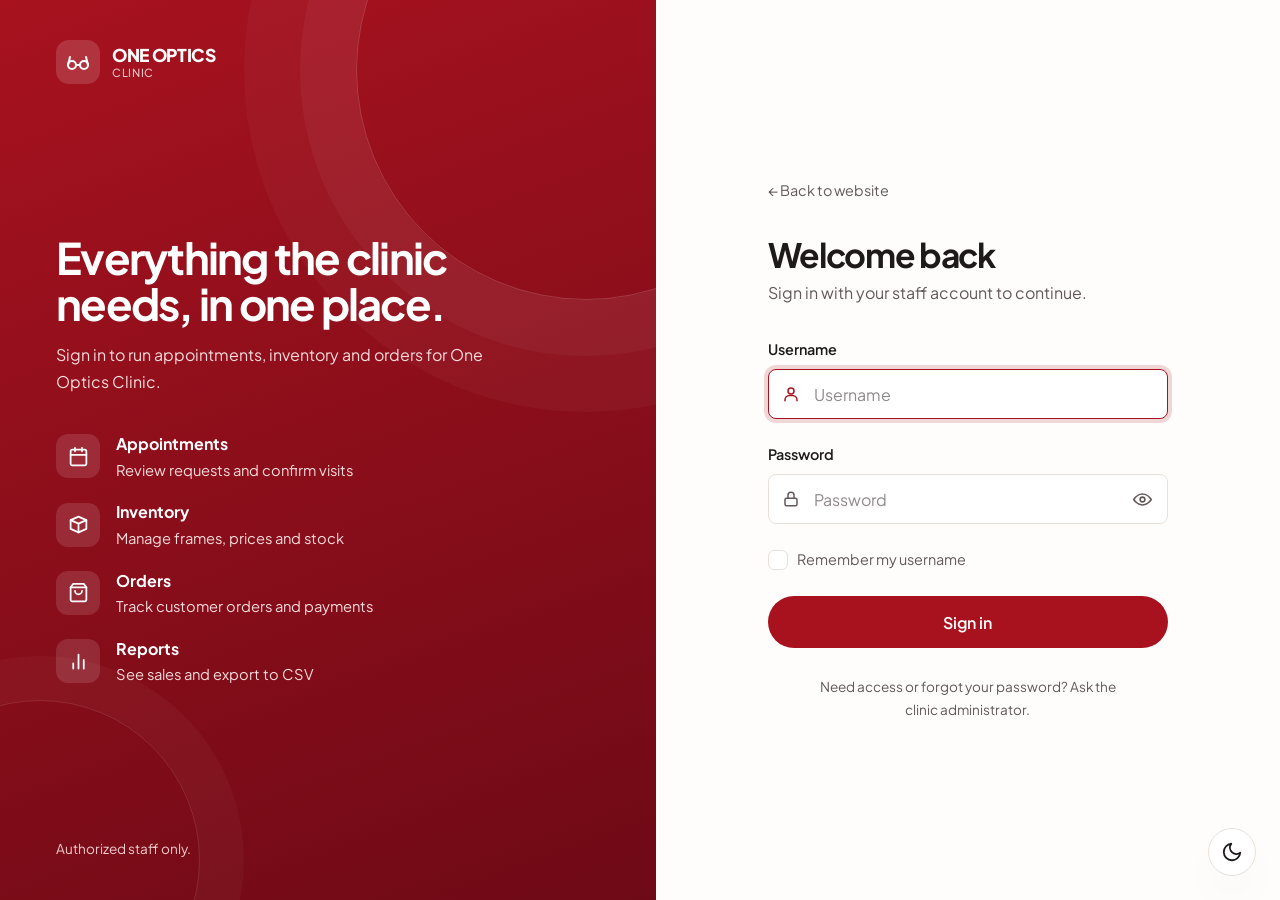
<file: admin-login.html>
<!DOCTYPE html>
<html lang="en">
<head>
    <meta charset="UTF-8">
    <meta name="viewport" content="width=device-width, initial-scale=1.0">
    <meta name="robots" content="noindex">
    <title>Staff Login | One Optics Clinic</title>
    <link rel="preconnect" href="https://fonts.googleapis.com">
    <link rel="preconnect" href="https://fonts.gstatic.com" crossorigin>
    <link href="https://fonts.googleapis.com/css2?family=Plus+Jakarta+Sans:wght@400;500;600;700;800&display=swap" rel="stylesheet">
    <link rel="stylesheet" href="css/style.css?v=26">
    <link rel="stylesheet" href="css/admin.css?v=26">
    <link rel="icon" href="data:image/svg+xml,%3Csvg xmlns='http://www.w3.org/2000/svg' viewBox='0 0 64 64'%3E%3Crect width='64' height='64' rx='16' fill='%23a8121f'/%3E%3Cg fill='none' stroke='%23fff' stroke-width='5' stroke-linecap='round'%3E%3Ccircle cx='20' cy='36' r='10'/%3E%3Ccircle cx='44' cy='36' r='10'/%3E%3Cpath d='M30 34q2-3 4 0'/%3E%3C/g%3E%3C/svg%3E">
    <script>
        if (localStorage.getItem('adminAuth') === 'true' && localStorage.getItem('adminToken')) { location.replace('admin-dashboard.html'); }
        if (localStorage.getItem('oneOpticsTheme') === 'dark') {
            document.documentElement.classList.add('dark-mode');
            document.addEventListener('DOMContentLoaded', () => document.body.classList.add('dark-mode'));
        }
    </script>
</head>
<body class="adm-body">

    <div class="login-shell">
        <!-- Brand panel -->
        <aside class="login-brand">
            <a href="index.html" class="lb-logo" aria-label="One Optics Clinic home">
                <span class="lb-mark"><svg viewBox="0 0 24 24" fill="none" stroke="currentColor" stroke-width="2" stroke-linecap="round" stroke-linejoin="round" aria-hidden="true"><circle cx="6" cy="15" r="4"/><circle cx="18" cy="15" r="4"/><path d="M10 15h4M2 15l2-8M22 15l-2-8"/></svg></span>
                <span>ONE OPTICS<small>Clinic</small></span>
            </a>

            <div class="lb-body">
                <h2>Everything the clinic needs, in one place.</h2>
                <p>Sign in to run appointments, inventory and orders for One Optics Clinic.</p>
                <ul class="lb-list">
                    <li>
                        <span class="lb-ico"><svg viewBox="0 0 24 24" fill="none" stroke="currentColor" stroke-width="2" stroke-linecap="round" stroke-linejoin="round" aria-hidden="true"><rect x="3" y="4" width="18" height="18" rx="2"/><path d="M16 2v4M8 2v4M3 10h18"/></svg></span>
                        <span><strong>Appointments</strong>Review requests and confirm visits</span>
                    </li>
                    <li>
                        <span class="lb-ico"><svg viewBox="0 0 24 24" fill="none" stroke="currentColor" stroke-width="2" stroke-linecap="round" stroke-linejoin="round" aria-hidden="true"><path d="M3 7l9-4 9 4v10l-9 4-9-4z"/><path d="M3 7l9 4 9-4M12 11v10"/></svg></span>
                        <span><strong>Inventory</strong>Manage frames, prices and stock</span>
                    </li>
                    <li>
                        <span class="lb-ico"><svg viewBox="0 0 24 24" fill="none" stroke="currentColor" stroke-width="2" stroke-linecap="round" stroke-linejoin="round" aria-hidden="true"><path d="M6 2L3 6v14a2 2 0 002 2h14a2 2 0 002-2V6l-3-4z"/><path d="M3 6h18M16 10a4 4 0 01-8 0"/></svg></span>
                        <span><strong>Orders</strong>Track customer orders and payments</span>
                    </li>
                    <li>
                        <span class="lb-ico"><svg viewBox="0 0 24 24" fill="none" stroke="currentColor" stroke-width="2" stroke-linecap="round" stroke-linejoin="round" aria-hidden="true"><path d="M18 20V10M12 20V4M6 20v-6"/></svg></span>
                        <span><strong>Reports</strong>See sales and export to CSV</span>
                    </li>
                </ul>
            </div>

            <p class="lb-foot">Authorized staff only.</p>
        </aside>

        <!-- Form -->
        <main class="login-main" id="main-content">
            <div class="login-card">
                <a href="index.html" class="login-mobile-logo">
                    <span class="lb-mark"><svg viewBox="0 0 24 24" fill="none" stroke="currentColor" stroke-width="2" stroke-linecap="round" stroke-linejoin="round" aria-hidden="true"><circle cx="6" cy="15" r="4"/><circle cx="18" cy="15" r="4"/><path d="M10 15h4M2 15l2-8M22 15l-2-8"/></svg></span>
                    <span>ONE OPTICS Clinic</span>
                </a>

                <a href="index.html" class="login-back">&larr; Back to website</a>
                <h1>Welcome back</h1>
                <p class="login-sub">Sign in with your staff account to continue.</p>

                <div id="errorMsg" class="login-error" role="alert" hidden>
                    <svg viewBox="0 0 24 24" fill="none" stroke="currentColor" stroke-width="2.2" stroke-linecap="round" stroke-linejoin="round" aria-hidden="true"><circle cx="12" cy="12" r="9"/><path d="M12 8v5M12 16.5v.01"/></svg>
                    <span id="errorText"></span>
                </div>

                <form id="loginForm" novalidate>
                    <div class="form-group">
                        <label for="username">Username</label>
                        <div class="field">
                            <svg viewBox="0 0 24 24" fill="none" stroke="currentColor" stroke-width="2" stroke-linecap="round" stroke-linejoin="round" aria-hidden="true"><circle cx="12" cy="8" r="4"/><path d="M4 21v-1a6 6 0 016-6h4a6 6 0 016 6v1"/></svg>
                            <input type="text" id="username" class="form-control" placeholder="Username" autocomplete="username" autocapitalize="none" spellcheck="false" required>
                        </div>
                    </div>

                    <div class="form-group">
                        <label for="password">Password</label>
                        <div class="field">
                            <svg viewBox="0 0 24 24" fill="none" stroke="currentColor" stroke-width="2" stroke-linecap="round" stroke-linejoin="round" aria-hidden="true"><rect x="4" y="11" width="16" height="10" rx="2"/><path d="M8 11V7a4 4 0 018 0v4"/></svg>
                            <input type="password" id="password" class="form-control" placeholder="Password" autocomplete="current-password" required>
                            <button type="button" class="pw-toggle" id="pwToggle" aria-label="Show password" aria-pressed="false">
                                <svg viewBox="0 0 24 24" fill="none" stroke="currentColor" stroke-width="2" stroke-linecap="round" stroke-linejoin="round" aria-hidden="true"><path d="M1 12s4-7 11-7 11 7 11 7-4 7-11 7S1 12 1 12z"/><circle cx="12" cy="12" r="3"/></svg>
                            </button>
                        </div>
                        <p class="caps-hint" id="capsHint" hidden>Caps Lock is on</p>
                    </div>

                    <label class="remember">
                        <input type="checkbox" id="remember">
                        <span class="box" aria-hidden="true"></span>
                        Remember my username
                    </label>

                    <button type="submit" class="btn btn-primary btn-block login-btn" id="loginBtn"><span id="loginLabel">Sign in</span></button>
                </form>

                <p class="login-help">Need access or forgot your password? Ask the clinic administrator.</p>
            </div>
        </main>
    </div>

    <button type="button" id="theme-toggle" class="theme-toggle theme-fab" aria-label="Toggle dark mode"></button>

    <script src="js/database.js"></script>
    <script src="js/theme.js?v=26"></script>
    <script>
        const $ = (id) => document.getElementById(id);
        const form = $('loginForm'), btn = $('loginBtn'), label = $('loginLabel'), box = $('errorMsg');
        const SPIN = '<span class="spin" aria-hidden="true"></span>';
        const CHECK = '<svg viewBox="0 0 24 24" fill="none" stroke="currentColor" stroke-width="3" stroke-linecap="round" stroke-linejoin="round" width="18" height="18" aria-hidden="true"><path d="M5 12.5l4.5 4.5L19 7.5"/></svg>';

        // remember username (never the password)
        try {
            const saved = localStorage.getItem('oneOpticsUser');
            if (saved) { $('username').value = saved; $('remember').checked = true; $('password').focus(); }
            else { $('username').focus(); }
        } catch (e) { $('username').focus(); }

        $('pwToggle').addEventListener('click', (e) => {
            const input = $('password');
            const show = input.type === 'password';
            input.type = show ? 'text' : 'password';
            e.currentTarget.setAttribute('aria-pressed', String(show));
            e.currentTarget.setAttribute('aria-label', show ? 'Hide password' : 'Show password');
            input.focus();
        });

        // Caps Lock warning
        const caps = (e) => { $('capsHint').hidden = !(e.getModifierState && e.getModifierState('CapsLock')); };
        $('password').addEventListener('keydown', caps);
        $('password').addEventListener('keyup', caps);
        $('password').addEventListener('blur', () => { $('capsHint').hidden = true; });

        function setBusy(busy, text) {
            btn.disabled = busy;
            label.innerHTML = busy ? `${SPIN}${text}` : (text || 'Sign in');
        }

        function fail(message, field) {
            $('errorText').textContent = message;
            box.hidden = false;
            box.classList.remove('shake'); void box.offsetWidth; box.classList.add('shake');
            [$('username'), $('password')].forEach((f) => f.setAttribute('aria-invalid', String(f === field || !field)));
            if (field) field.focus();
        }

        form.addEventListener('input', () => {
            box.hidden = true;
            [$('username'), $('password')].forEach((f) => f.removeAttribute('aria-invalid'));
        });

        form.addEventListener('submit', async (e) => {
            e.preventDefault();
            box.hidden = true;
            const user = $('username').value.trim(), pass = $('password').value;
            if (!user) { fail('Enter your username.', $('username')); return; }
            if (!pass) { fail('Enter your password.', $('password')); return; }

            setBusy(true, 'Signing in...');
            try {
                const result = await window.OpticsDB.login(user, pass);
                if (!result.token) throw new Error('No token');
                try { $('remember').checked ? localStorage.setItem('oneOpticsUser', user) : localStorage.removeItem('oneOpticsUser'); } catch (ex) { /* storage unavailable */ }
                btn.disabled = true;
                label.innerHTML = `${CHECK}Signed in`;
                setTimeout(() => { location.href = 'admin-dashboard.html'; }, 450);
            } catch (ex) {
                console.error(ex);
                setBusy(false);
                if (ex instanceof TypeError) { fail('We could not reach the server. Check that it is running and try again.'); }
                else { fail('That username or password is not correct.'); $('password').select(); }
            }
        });
    </script>
</body>
</html>
</file>
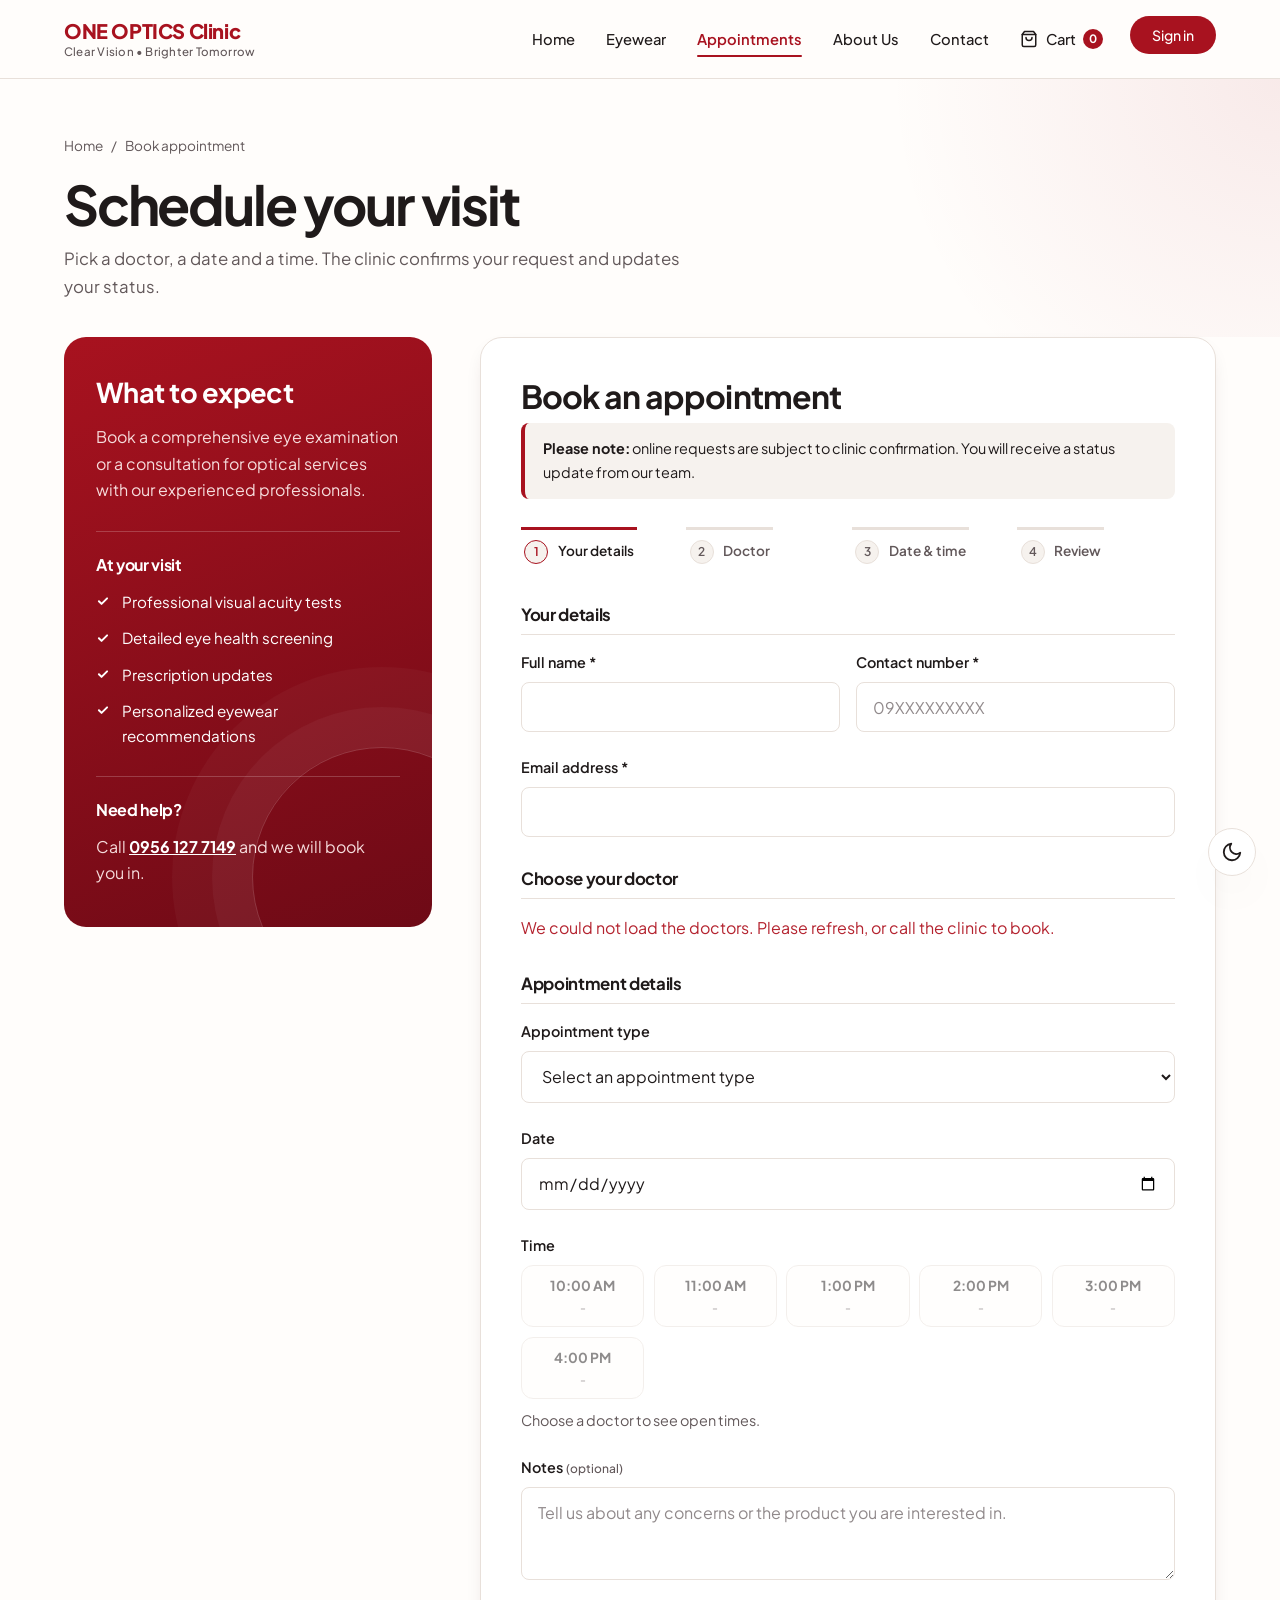
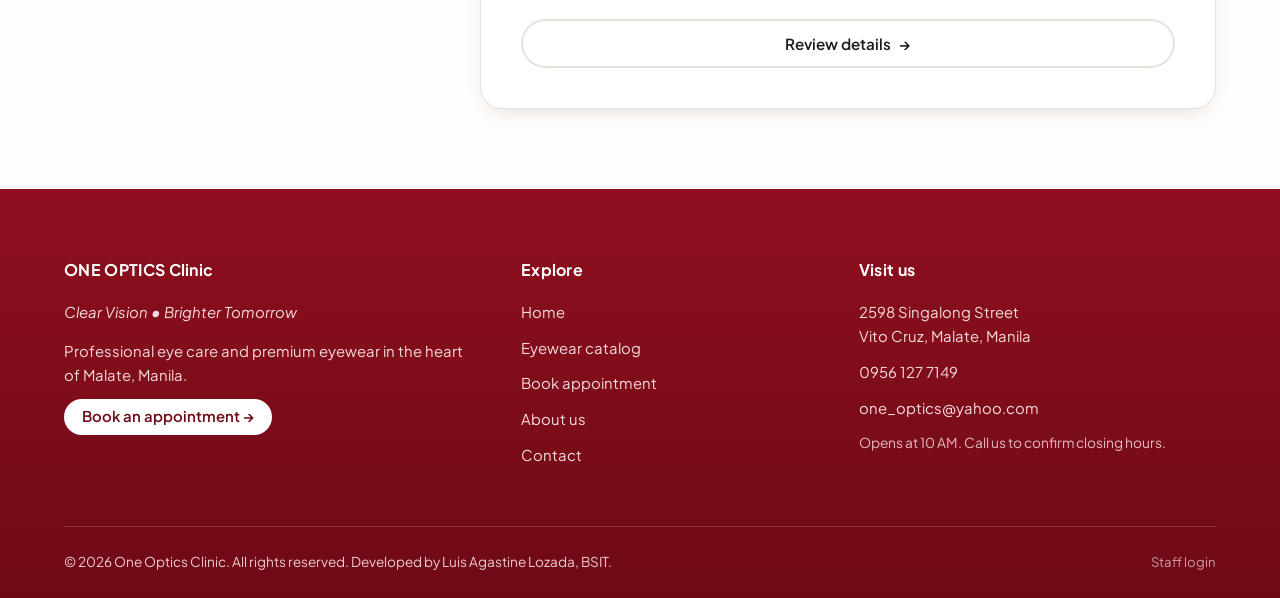
<file: appointment.html>
<!DOCTYPE html>
<html lang="en">
<head>
    <meta charset="UTF-8">
    <meta name="viewport" content="width=device-width, initial-scale=1.0">
    <title>Book Appointment | One Optics Clinic</title>
    <meta name="description" content="Book an eye examination or eyewear consultation at One Optics Clinic in Malate, Manila. Choose your doctor, date and time online.">
    <link rel="preconnect" href="https://fonts.googleapis.com">
    <link rel="preconnect" href="https://fonts.gstatic.com" crossorigin>
    <link href="https://fonts.googleapis.com/css2?family=Plus+Jakarta+Sans:wght@400;500;600;700;800&display=swap" rel="stylesheet">
    <link rel="stylesheet" href="css/style.css?v=26">
    <script>
        if (localStorage.getItem('oneOpticsTheme') === 'dark') {
            document.documentElement.classList.add('dark-mode');
            document.addEventListener('DOMContentLoaded', () => document.body.classList.add('dark-mode'));
        }
    </script>
    <style>
        .booking { display: grid; grid-template-columns: 0.8fr 1.6fr; gap: 3rem; align-items: start; padding-bottom: 5rem; }
        .info-panel { position: sticky; top: 100px; padding: 2.5rem 2rem; border-radius: var(--radius-lg); background: var(--brand-gradient); color: #fff; overflow: hidden; }
        .info-panel::after { content: ''; position: absolute; right: -80px; bottom: -80px; width: 260px; height: 260px; border-radius: 50%; border: 1.5px solid rgba(255,255,255,0.18); box-shadow: 0 0 0 40px rgba(255,255,255,0.04), 0 0 0 80px rgba(255,255,255,0.03); pointer-events: none; }
        .info-panel h2 { color: #fff; font-size: 1.7rem; margin-bottom: 1rem; }
        .info-panel p { color: #f6dcdc; margin-bottom: 1.5rem; }
        .info-panel h3 { color: #fff; font-size: 1rem; margin: 1.75rem 0 0.9rem; padding-top: 1.5rem; border-top: 1px solid rgba(255,255,255,0.2); }
        .info-panel ul { display: grid; gap: 0.7rem; }
        .info-panel li { position: relative; padding-left: 1.6rem; color: #fff; font-size: 0.95rem; }
        .info-panel li::before { content: ''; position: absolute; left: 0; top: 0.35em; width: 14px; height: 14px; background: #fff; -webkit-mask: url("data:image/svg+xml,%3Csvg xmlns='http://www.w3.org/2000/svg' viewBox='0 0 24 24' fill='none' stroke='black' stroke-width='3.4' stroke-linecap='round' stroke-linejoin='round'%3E%3Cpath d='M5 12.5l4.5 4.5L19 7.5'/%3E%3C/svg%3E") center / contain no-repeat; mask: url("data:image/svg+xml,%3Csvg xmlns='http://www.w3.org/2000/svg' viewBox='0 0 24 24' fill='none' stroke='black' stroke-width='3.4' stroke-linecap='round' stroke-linejoin='round'%3E%3Cpath d='M5 12.5l4.5 4.5L19 7.5'/%3E%3C/svg%3E") center / contain no-repeat; }

        .form-panel { padding: 2.5rem; border-radius: var(--radius-lg); background: var(--surface); border: 1px solid var(--border-color); box-shadow: var(--shadow-md); }
        .form-panel > h1 { font-size: 2rem; margin-bottom: 0.5rem; letter-spacing: -0.03em; }
        .notice { margin-bottom: 1.75rem; padding: 0.9rem 1.1rem; border-radius: var(--radius-sm); background: var(--bg-light); border-left: 4px solid var(--primary-color); font-size: 0.9rem; }

        .progress { display: grid; grid-template-columns: repeat(4, 1fr); gap: 0.5rem; margin-bottom: 2rem; list-style: none; }
        .pstep { display: flex; align-items: center; gap: 0.6rem; padding: 0.6rem 0.2rem; border: none; background: none; font: inherit; font-size: 0.85rem; font-weight: 600; color: var(--text-light); text-align: left; cursor: pointer; border-top: 3px solid var(--border-color); transition: border-color 0.25s ease, color 0.25s ease; }
        .pstep .n { width: 24px; height: 24px; flex: none; display: grid; place-items: center; border-radius: 50%; background: var(--bg-light); border: 1.5px solid var(--border-color); font-size: 0.75rem; transition: background-color 0.25s ease, color 0.25s ease, border-color 0.25s ease; }
        .pstep.is-current { color: var(--text-dark); border-color: var(--primary-color); }
        .pstep.is-current .n { border-color: var(--primary-color); color: var(--primary-color); }
        .pstep.is-done { color: var(--text-dark); border-color: var(--primary-color); }
        .pstep.is-done .n { background: var(--primary-color); border-color: var(--primary-color); color: #fff; }

        .section-label { display: flex; align-items: center; gap: 0.6rem; font-size: 1.05rem; margin: 2rem 0 1rem; padding-bottom: 0.6rem; border-bottom: 1px solid var(--border-color); scroll-margin-top: 100px; }
        .section-label:first-of-type { margin-top: 0; }
        .section-label small { font-weight: 500; color: var(--text-light); font-size: 0.82rem; }

        button.doctor-card { width: 100%; text-align: left; font: inherit; color: inherit; }
        .doctor-cta { display: inline-block; margin-top: 0.3rem; padding: 0.2rem 0.75rem; border-radius: 999px; border: 1.5px solid var(--border-color); font-size: 0.78rem; font-weight: 600; color: var(--text-light); }
        .doctor-card.selected .doctor-cta { background: var(--primary-color); border-color: var(--primary-color); color: #fff; }
        .doctor-skel { height: 96px; border-radius: var(--border-radius); background: var(--bg-light); margin-bottom: 1rem; position: relative; overflow: hidden; }
        .doctor-skel::after { content: ''; position: absolute; inset: 0; background: linear-gradient(100deg, transparent 20%, color-mix(in srgb, var(--surface) 80%, transparent) 50%, transparent 80%); transform: translateX(-100%); animation: shimmer 1.4s infinite; }

        .slots { display: grid; grid-template-columns: repeat(auto-fill, minmax(104px, 1fr)); gap: 0.6rem; }
        .slot { flex-direction: column; gap: 0; padding: 0.6rem 0.4rem; justify-content: center; border-radius: 12px; }
        .slot small { font-size: 0.7rem; font-weight: 500; color: var(--text-light); }
        .slot:disabled { opacity: 0.5; cursor: not-allowed; }
        .slot[data-state] strong { text-decoration: line-through; }
        .slot:disabled:hover { border-color: var(--border-color); }
        .slot-hint { color: var(--text-light); font-size: 0.9rem; margin-top: 0.6rem; }

        .review-panel { margin-bottom: 1.5rem; padding: 1.5rem; border-radius: var(--border-radius); background: var(--bg-light); border: 1px solid var(--border-color); border-left: 4px solid var(--primary-color); animation: pop-in 0.3s var(--ease); }
        .review-panel h3 { font-size: 1.05rem; margin-bottom: 1rem; }
        .summary { display: grid; grid-template-columns: auto 1fr; gap: 0.5rem 1.25rem; margin: 0; }
        .summary dt { color: var(--text-light); font-size: 0.88rem; }
        .summary dd { margin: 0; font-weight: 600; overflow-wrap: anywhere; }
        .form-actions { display: flex; gap: 0.8rem; margin-top: 2rem; flex-wrap: wrap; }
        .form-actions .btn { flex: 1; }

        #bookingSuccess { text-align: center; padding: 1.5rem 0; }
        #bookingSuccess > * { animation: rise 0.5s var(--ease) both; }
        #bookingSuccess > :nth-child(3) { animation-delay: 0.12s; }
        .tick { width: 84px; height: 84px; margin: 0 auto 1.25rem; display: block; }
        #bookingSuccess h2 { margin-bottom: 0.4rem; }
        #bookingSuccess .summary-card { text-align: left; margin: 1.75rem 0; padding: 1.5rem; border-radius: var(--border-radius); background: var(--bg-light); border: 1px solid var(--border-color); }
        .success-actions { display: flex; gap: 0.7rem; justify-content: center; flex-wrap: wrap; }

        @media (max-width: 960px) {
            .booking { grid-template-columns: 1fr; gap: 2rem; }
            .info-panel { position: static; }
        }
        @media (max-width: 600px) {
            .form-panel { padding: 1.5rem 1.15rem; }
            .progress { grid-template-columns: repeat(2, 1fr); }
            .pstep { font-size: 0.8rem; }
        }
    </style>
</head>
<body>

    <header id="site-header"></header>
    <script src="js/ui-core.js?v=26"></script>

    <main id="main-content">
        <section class="page-head">
            <div class="container">
                <nav class="crumbs" aria-label="Breadcrumb"><a href="index.html">Home</a><span aria-hidden="true">/</span><span>Book appointment</span></nav>
                <h1>Schedule your visit</h1>
                <p>Pick a doctor, a date and a time. The clinic confirms your request and updates your status.</p>
            </div>
        </section>

        <div class="container booking">
            <aside class="info-panel" aria-label="What to expect">
                <h2>What to expect</h2>
                <p>Book a comprehensive eye examination or a consultation for optical services with our experienced professionals.</p>
                <h3>At your visit</h3>
                <ul>
                    <li>Professional visual acuity tests</li>
                    <li>Detailed eye health screening</li>
                    <li>Prescription updates</li>
                    <li>Personalized eyewear recommendations</li>
                </ul>
                <h3>Need help?</h3>
                <p style="margin:0">Call <a href="tel:+639561277149" style="color:#fff; font-weight:700; text-decoration:underline;">0956 127 7149</a> and we will book you in.</p>
            </aside>

            <div class="form-panel">
                <h1>Book an appointment</h1>
                <div class="notice"><strong>Please note:</strong> online requests are subject to clinic confirmation. You will receive a status update from our team.</div>

                <ol class="progress" id="progress" aria-label="Booking progress">
                    <li><button type="button" class="pstep is-current" data-step="s1"><span class="n">1</span>Your details</button></li>
                    <li><button type="button" class="pstep" data-step="s2"><span class="n">2</span>Doctor</button></li>
                    <li><button type="button" class="pstep" data-step="s3"><span class="n">3</span>Date &amp; time</button></li>
                    <li><button type="button" class="pstep" data-step="s4"><span class="n">4</span>Review</button></li>
                </ol>

                <form id="appointmentForm" novalidate>
                    <h2 class="section-label" id="s1">Your details</h2>
                    <div class="form-row">
                        <div class="form-group">
                            <label for="fullName">Full name *</label>
                            <input type="text" id="fullName" class="form-control" autocomplete="name" required>
                            <p class="field-error" hidden></p>
                        </div>
                        <div class="form-group">
                            <label for="contactNumber">Contact number *</label>
                            <input type="tel" id="contactNumber" class="form-control" autocomplete="tel" inputmode="numeric" pattern="[0-9]{7,15}" minlength="7" maxlength="15" placeholder="09XXXXXXXXX" data-digits required>
                            <p class="field-error" hidden></p>
                        </div>
                    </div>
                    <div class="form-group">
                        <label for="email">Email address *</label>
                        <input type="email" id="email" class="form-control" autocomplete="email" required>
                        <p class="field-error" hidden></p>
                    </div>

                    <h2 class="section-label" id="s2">Choose your doctor</h2>
                    <div id="doctor-list" role="radiogroup" aria-label="Doctors">
                        <div class="doctor-skel"></div><div class="doctor-skel"></div>
                    </div>
                    <input type="hidden" id="selectedDoctorId">
                    <p class="field-error" id="doctorError" role="alert" hidden>Please choose a doctor.</p>

                    <h2 class="section-label" id="s3">Appointment details</h2>
                    <div class="form-group">
                        <label for="type">Appointment type</label>
                        <select id="type" class="form-control" required>
                            <option value="" disabled selected>Select an appointment type</option>
                            <option value="Eye Examination">Eye Examination</option>
                            <option value="Eyewear Fitting/Consultation">Eyewear Fitting/Consultation</option>
                            <option value="Repair/Adjustment">Repair/Adjustment</option>
                        </select>
                        <p class="field-error" hidden></p>
                    </div>
                    <div class="form-group">
                        <label for="date">Date</label>
                        <input type="date" id="date" class="form-control" required>
                        <p class="field-error" hidden></p>
                    </div>
                    <div class="form-group">
                        <label id="timeLabel">Time</label>
                        <div class="slots" id="slots" role="radiogroup" aria-labelledby="timeLabel"></div>
                        <input type="hidden" id="time">
                        <p class="slot-hint" id="slotHint">Choose a doctor and a date to see open times.</p>
                        <p class="field-error" id="timeError" role="alert" hidden>Please choose a time.</p>
                    </div>

                    <div class="form-group">
                        <label for="notes">Notes <small style="font-weight:500;color:var(--text-light)">(optional)</small></label>
                        <textarea id="notes" class="form-control" rows="3" placeholder="Tell us about any concerns or the product you are interested in."></textarea>
                    </div>

                    <div class="review-panel" id="reviewPanel" hidden>
                        <h3 id="s4">Review your appointment</h3>
                        <dl class="summary">
                            <dt>Name</dt><dd id="revName"></dd>
                            <dt>Contact</dt><dd id="revContact"></dd>
                            <dt>Doctor</dt><dd id="revDoctor"></dd>
                            <dt>Type</dt><dd id="revType"></dd>
                            <dt>When</dt><dd id="revWhen"></dd>
                        </dl>
                    </div>

                    <div class="form-actions">
                        <button type="button" class="btn btn-outline" id="reviewBtn">Review details <span class="arr" aria-hidden="true">&rarr;</span></button>
                        <button type="submit" class="btn btn-primary" id="submitBtn" hidden>Confirm booking</button>
                    </div>
                </form>

                <div id="bookingSuccess" hidden>
                    <svg class="tick" viewBox="0 0 64 64" aria-hidden="true"><circle cx="32" cy="32" r="27"/><path d="M20 33l8 8 17-18"/></svg>
                    <h2>Request submitted</h2>
                    <div class="summary-card">
                        <dl class="summary">
                            <dt>Name</dt><dd id="confName"></dd>
                            <dt>Doctor</dt><dd id="confDoctor"></dd>
                            <dt>Type</dt><dd id="confType"></dd>
                            <dt>When</dt><dd id="confWhen"></dd>
                            <dt>Status</dt><dd>Pending confirmation</dd>
                            <dt>Clinic</dt><dd>One Optics Clinic &middot; 0956 127 7149</dd>
                        </dl>
                    </div>
                    <p style="color:var(--text-light); margin-bottom:1.75rem;">We will confirm your request shortly. Keep this time free in your calendar.</p>
                    <div class="success-actions">
                        <button type="button" class="btn btn-primary" id="icsBtn">Add to calendar</button>
                        <button type="button" class="btn btn-outline" id="againBtn">Book another</button>
                        <a href="index.html" class="btn btn-ghost">Back to home</a>
                    </div>
                </div>
            </div>
        </div>
    </main>

    <footer id="site-footer"></footer>

    <script src="js/database.js"></script>
    <script src="js/theme.js?v=26"></script>
    <script src="js/ui.js?v=26"></script>

    <script>
        const { toast, esc } = window.OpticsUI;
        const $ = (id) => document.getElementById(id);
        const SLOTS = ['10:00 AM', '11:00 AM', '1:00 PM', '2:00 PM', '3:00 PM', '4:00 PM'];
        const pad = (n) => String(n).padStart(2, '0');
        const localISO = (d) => `${d.getFullYear()}-${pad(d.getMonth() + 1)}-${pad(d.getDate())}`;
        const to24 = (t) => { const m = /(\d+):(\d+)\s*(AM|PM)/i.exec(t); let h = (+m[1]) % 12; if (/pm/i.test(m[3])) h += 12; return [h, +m[2]]; };
        const prettyDate = (iso) => new Date(iso + 'T00:00:00').toLocaleDateString('en-PH', { weekday: 'long', month: 'long', day: 'numeric', year: 'numeric' });

        let doctors = [];
        let booked = [];
        let last = null;

        $('date').min = localISO(new Date());

        /* ---------- inline validation ---------- */
        const rules = {
            fullName: (v) => v.trim().length >= 2 || 'Please enter your full name.',
            contactNumber: (v) => /^[0-9]{7,15}$/.test(v.trim()) || 'Contact number must be 7 to 15 digits (numbers only).',
            email: (v) => /^[^\s@]+@[^\s@]+\.[^\s@]+$/.test(v.trim()) || 'Please enter a valid email address.',
            type: (v) => !!v || 'Please choose an appointment type.',
            date: (v) => (!!v && v >= localISO(new Date())) || 'Please choose today or a future date.'
        };
        function check(id) {
            const el = $(id), res = rules[id](el.value), ok = res === true;
            const err = el.parentElement.querySelector('.field-error');
            el.setAttribute('aria-invalid', String(!ok));
            err.textContent = ok ? '' : res; err.hidden = ok;
            return ok;
        }
        Object.keys(rules).forEach((id) => {
            $(id).addEventListener('blur', () => check(id));
            $(id).addEventListener('input', () => { if ($(id).getAttribute('aria-invalid') === 'true') check(id); progress(); invalidateReview(); });
            $(id).addEventListener('change', () => { progress(); invalidateReview(); });
        });

        /* ---------- progress ---------- */
        const valid = (id) => rules[id]($(id).value) === true;
        function progress() {
            const done = [
                valid('fullName') && valid('contactNumber') && valid('email'),
                !!$('selectedDoctorId').value,
                valid('type') && valid('date') && !!$('time').value,
                !$('reviewPanel').hidden
            ];
            const firstOpen = done.indexOf(false);
            document.querySelectorAll('.pstep').forEach((b, i) => {
                b.classList.toggle('is-done', done[i]);
                b.classList.toggle('is-current', i === firstOpen);
                if (i === firstOpen) b.setAttribute('aria-current', 'step'); else b.removeAttribute('aria-current');
            });
        }
        document.querySelectorAll('.pstep').forEach((b) => b.addEventListener('click', () => {
            const t = $(b.dataset.step); if (t) { t.scrollIntoView({ behavior: 'smooth', block: 'start' }); }
        }));

        /* ---------- doctors ---------- */
        document.addEventListener('DOMContentLoaded', async () => {
            // Signed-in customers get their saved details pre-filled.
            try {
                const cust = window.OpticsDB.getCustUser && window.OpticsDB.getCustUser();
                if (cust) {
                    if (!$('fullName').value) $('fullName').value = cust.fullName || '';
                    if (!$('contactNumber').value && cust.contactNumber) $('contactNumber').value = cust.contactNumber;
                    if (!$('email').value) $('email').value = cust.email || '';
                    progress();
                }
            } catch (e) { /* storage unavailable */ }
            const list = $('doctor-list');
            try {
                doctors = await window.OpticsDB.getDoctors();
                if (!doctors.length) { list.innerHTML = '<p style="color:var(--text-light)">No doctors are available at the moment. Please call the clinic to book.</p>'; return; }
                list.innerHTML = doctors.map((d) => `
                    <button type="button" class="doctor-card" role="radio" aria-checked="false" data-id="${esc(d.id)}">
                        <img src="${esc(d.image)}" alt="" class="doctor-img">
                        <span class="doctor-info"><h4>${esc(d.name)}</h4><p>${esc(d.role)}</p><span class="doctor-cta">Select</span></span>
                    </button>`).join('');
            } catch (e) {
                console.error(e);
                list.innerHTML = '<p style="color:var(--danger)">We could not load the doctors. Please refresh, or call the clinic to book.</p>';
            }
            progress();
        });

        $('doctor-list').addEventListener('click', (e) => {
            const card = e.target.closest('.doctor-card'); if (!card) return;
            document.querySelectorAll('.doctor-card').forEach((c) => {
                const on = c === card;
                c.classList.toggle('selected', on);
                c.setAttribute('aria-checked', String(on));
                c.querySelector('.doctor-cta').textContent = on ? 'Selected' : 'Select';
            });
            $('selectedDoctorId').value = card.dataset.id;
            $('doctorError').hidden = true;
            invalidateReview(); loadSlots(); progress();
        });

        /* ---------- time slots ---------- */
        async function loadSlots() {
            const docId = $('selectedDoctorId').value, date = $('date').value;
            booked = [];
            if (docId && date && date >= localISO(new Date())) {
                try { booked = await window.OpticsDB.getUnavailableTimes(docId, date); }
                catch (e) { console.error(e); toast('Could not check available times. Please try again.', 'error'); }
            }
            if (booked.includes($('time').value)) $('time').value = '';
            renderSlots();
        }

        function renderSlots() {
            const docId = $('selectedDoctorId').value, date = $('date').value;
            const ready = !!(docId && date && date >= localISO(new Date()));
            const now = new Date(), isToday = date === localISO(now), nowMin = now.getHours() * 60 + now.getMinutes();
            const current = $('time').value;
            $('slots').innerHTML = SLOTS.map((t) => {
                const [h, m] = to24(t);
                const taken = booked.includes(t), passed = isToday && h * 60 + m <= nowMin;
                const off = !ready || taken || passed;
                const note = taken ? 'Booked' : passed ? 'Passed' : 'Open';
                return `<button type="button" class="chip slot" role="radio" aria-checked="${current === t}" aria-pressed="${current === t}" data-time="${t}" ${taken ? 'data-state="taken"' : passed ? 'data-state="passed"' : ''} ${off ? 'disabled' : ''}><strong>${t}</strong><small>${ready ? note : '-'}</small></button>`;
            }).join('');
            const open = SLOTS.filter((t) => { const [h, m] = to24(t); return !booked.includes(t) && !(isToday && h * 60 + m <= nowMin); }).length;
            $('slotHint').textContent = !docId ? 'Choose a doctor to see open times.' : !date ? 'Choose a date to see open times.'
                : open ? `${open} ${open === 1 ? 'time is' : 'times are'} open on ${prettyDate(date)}.` : 'No times are open on that day. Please try another date or doctor.';
            progress();
        }

        $('slots').addEventListener('click', (e) => {
            const b = e.target.closest('.slot'); if (!b || b.disabled) return;
            $('time').value = b.dataset.time; $('timeError').hidden = true;
            invalidateReview(); renderSlots();
        });
        $('date').addEventListener('change', () => { loadSlots(); });
        renderSlots();

        /* ---------- review + submit ---------- */
        function invalidateReview() {
            if ($('reviewPanel').hidden) return;
            $('reviewPanel').hidden = true; $('submitBtn').hidden = true; $('reviewBtn').hidden = false; progress();
        }

        function validateAll() {
            const bad = Object.keys(rules).filter((id) => !check(id));
            const noDoc = !$('selectedDoctorId').value; $('doctorError').hidden = !noDoc;
            const noTime = !$('time').value; $('timeError').hidden = !noTime;
            if (bad.length) { $(bad[0]).focus(); }
            else if (noDoc) { $('s2').scrollIntoView({ behavior: 'smooth' }); }
            else if (noTime) { $('slots').scrollIntoView({ behavior: 'smooth', block: 'center' }); }
            if (bad.length || noDoc || noTime) { toast('Please complete the highlighted fields.', 'error'); return false; }
            return true;
        }

        $('reviewBtn').addEventListener('click', () => {
            if (!validateAll()) return;
            const doc = doctors.find((d) => String(d.id) === $('selectedDoctorId').value);
            $('revName').textContent = $('fullName').value.trim();
            $('revContact').textContent = `${$('contactNumber').value.trim()} / ${$('email').value.trim()}`;
            $('revDoctor').textContent = doc ? doc.name : 'Unknown';
            $('revType').textContent = $('type').value;
            $('revWhen').textContent = `${prettyDate($('date').value)}, ${$('time').value}`;
            $('reviewPanel').hidden = false; $('reviewBtn').hidden = true; $('submitBtn').hidden = false;
            progress(); $('reviewPanel').scrollIntoView({ behavior: 'smooth', block: 'center' });
        });

        $('appointmentForm').addEventListener('submit', async (e) => {
            e.preventDefault();
            if (!validateAll()) return;
            const doc = doctors.find((d) => String(d.id) === $('selectedDoctorId').value);
            const a = {
                customerName: $('fullName').value.trim(), contactNumber: $('contactNumber').value.trim(), email: $('email').value.trim(),
                doctorId: $('selectedDoctorId').value, doctorName: doc ? doc.name : 'Unknown',
                date: $('date').value, time: $('time').value, type: $('type').value, notes: $('notes').value.trim()
            };
            const btn = $('submitBtn'); btn.disabled = true; btn.textContent = 'Booking...';
            try {
                await window.OpticsDB.bookAppointment(a);
            } catch (err) {
                toast(err.message || 'That time is no longer available. Please pick another time.', 'error', 5000);
                $('time').value = ''; invalidateReview(); await loadSlots();
                btn.disabled = false; btn.textContent = 'Confirm booking';
                return;
            }
            last = a;
            $('confName').textContent = a.customerName; $('confDoctor').textContent = a.doctorName; $('confType').textContent = a.type;
            $('confWhen').textContent = `${prettyDate(a.date)}, ${a.time}`;
            $('appointmentForm').hidden = true; $('progress').hidden = true; document.querySelector('.notice').hidden = true;
            $('bookingSuccess').hidden = false;
            btn.disabled = false; btn.textContent = 'Confirm booking';
            window.scrollTo({ top: 0, behavior: 'smooth' });
        });

        /* ---------- success actions ---------- */
        $('againBtn').addEventListener('click', () => {
            $('appointmentForm').reset();
            document.querySelectorAll('.doctor-card').forEach((c) => { c.classList.remove('selected'); c.setAttribute('aria-checked', 'false'); c.querySelector('.doctor-cta').textContent = 'Select'; });
            $('selectedDoctorId').value = ''; $('time').value = ''; booked = [];
            $('reviewPanel').hidden = true; $('submitBtn').hidden = true; $('reviewBtn').hidden = false;
            $('appointmentForm').hidden = false; $('progress').hidden = false; document.querySelector('.notice').hidden = false; $('bookingSuccess').hidden = true;
            document.querySelectorAll('.form-control').forEach((el) => el.removeAttribute('aria-invalid'));
            renderSlots(); window.scrollTo({ top: 0, behavior: 'smooth' });
        });

        $('icsBtn').addEventListener('click', () => {
            if (!last) return;
            const [h, m] = to24(last.time), d = last.date.replace(/-/g, '');
            const ics = ['BEGIN:VCALENDAR', 'VERSION:2.0', 'PRODID:-//One Optics Clinic//Booking//EN', 'BEGIN:VEVENT',
                `UID:${Date.now()}@oneoptics`, `DTSTAMP:${new Date().toISOString().replace(/[-:]|\.\d{3}/g, '')}`,
                `DTSTART:${d}T${pad(h)}${pad(m)}00`, `DTEND:${d}T${pad(h + 1)}${pad(m)}00`,
                `SUMMARY:${last.type} at One Optics Clinic`, `DESCRIPTION:With ${last.doctorName}. Request pending clinic confirmation.`,
                'LOCATION:2598 Singalong Street\\, Vito Cruz\\, Malate\\, Manila', 'END:VEVENT', 'END:VCALENDAR'].join('\r\n');
            const url = URL.createObjectURL(new Blob([ics], { type: 'text/calendar' }));
            const a = Object.assign(document.createElement('a'), { href: url, download: 'one-optics-appointment.ics' });
            document.body.appendChild(a); a.click(); a.remove(); URL.revokeObjectURL(url);
        });
    </script>
</body>
</html>
</file>
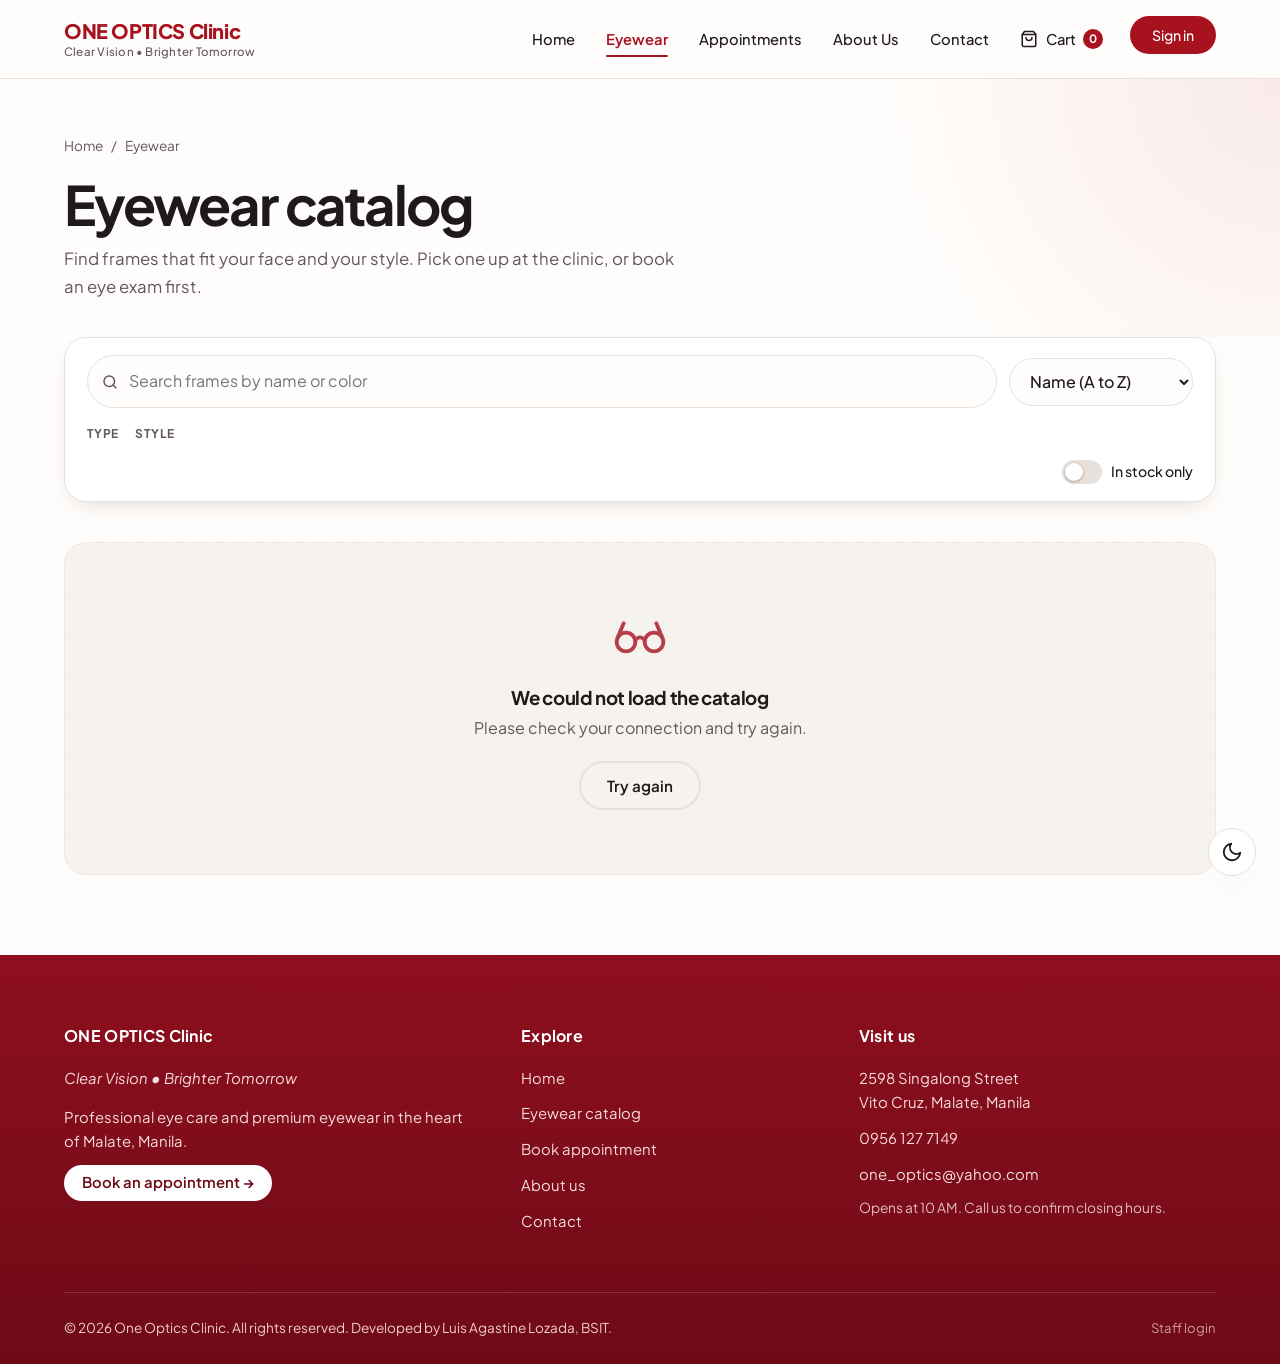
<file: catalog.html>
<!DOCTYPE html>
<html lang="en">
<head>
    <meta charset="UTF-8">
    <meta name="viewport" content="width=device-width, initial-scale=1.0">
    <title>Eyewear Catalog | One Optics Clinic</title>
    <meta name="description" content="Browse premium eyeglass frames at One Optics Clinic in Malate, Manila. Filter by style, frame type and availability.">
    <link rel="preconnect" href="https://fonts.googleapis.com">
    <link rel="preconnect" href="https://fonts.gstatic.com" crossorigin>
    <link href="https://fonts.googleapis.com/css2?family=Plus+Jakarta+Sans:wght@400;500;600;700;800&display=swap" rel="stylesheet">
    <link rel="stylesheet" href="css/style.css?v=26">
    <script>
        if (localStorage.getItem('oneOpticsTheme') === 'dark') {
            document.documentElement.classList.add('dark-mode');
            document.addEventListener('DOMContentLoaded', () => document.body.classList.add('dark-mode'));
        }
    </script>
</head>
<body>

    <!-- Navigation -->
    <header id="site-header"></header>
    <script src="js/ui-core.js?v=26"></script>

    <main id="main-content">
        <section class="page-head">
            <div class="container">
                <nav class="crumbs" aria-label="Breadcrumb"><a href="index.html">Home</a><span aria-hidden="true">/</span><span>Eyewear</span></nav>
                <h1>Eyewear catalog</h1>
                <p>Find frames that fit your face and your style. Pick one up at the clinic, or book an eye exam first.</p>
            </div>
        </section>

        <div class="container" style="padding-bottom: 5rem;">
            <!-- Toolbar -->
            <div class="toolbar" role="search">
                <div class="toolbar-row">
                    <label class="search-field">
                        <span class="sr-only">Search frames</span>
                        <svg viewBox="0 0 24 24" fill="none" stroke="currentColor" stroke-width="2" stroke-linecap="round" aria-hidden="true"><circle cx="11" cy="11" r="7"/><path d="M20 20l-3.5-3.5"/></svg>
                        <input type="search" id="searchInput" placeholder="Search frames by name or color" autocomplete="off">
                    </label>
                    <label class="sr-only" for="sortSelect">Sort by</label>
                    <select id="sortSelect" class="select-pill">
                        <option value="name">Name (A to Z)</option>
                        <option value="price-asc">Price: low to high</option>
                        <option value="price-desc">Price: high to low</option>
                    </select>
                </div>
                <div class="toolbar-row" id="chipRows">
                    <div class="chip-group" id="typeChips" role="group" aria-label="Frame type"><span class="chip-label">Type</span></div>
                    <div class="chip-group" id="styleChips" role="group" aria-label="Frame style"><span class="chip-label">Style</span></div>
                </div>
                <div class="toolbar-meta">
                    <span id="resultCount" aria-live="polite">Loading frames...</span>
                    <div style="display:flex; gap:1.25rem; align-items:center; flex-wrap:wrap;">
                        <label class="switch"><input type="checkbox" id="stockOnly"><span class="track"></span>In stock only</label>
                        <button type="button" class="btn btn-ghost btn-sm" id="clearFilters" hidden>Clear filters</button>
                    </div>
                </div>
            </div>

            <!-- Grid -->
            <div class="product-grid" id="catalog-grid" aria-busy="true">
                <div class="skeleton-card"><div class="sk sk-img"></div><div class="sk-body"><div class="sk sk-line"></div><div class="sk sk-line w60"></div><div class="sk sk-line w40"></div><div class="sk sk-btn"></div></div></div>
                <div class="skeleton-card"><div class="sk sk-img"></div><div class="sk-body"><div class="sk sk-line"></div><div class="sk sk-line w60"></div><div class="sk sk-line w40"></div><div class="sk sk-btn"></div></div></div>
                <div class="skeleton-card"><div class="sk sk-img"></div><div class="sk-body"><div class="sk sk-line"></div><div class="sk sk-line w60"></div><div class="sk sk-line w40"></div><div class="sk sk-btn"></div></div></div>
                <div class="skeleton-card"><div class="sk sk-img"></div><div class="sk-body"><div class="sk sk-line"></div><div class="sk sk-line w60"></div><div class="sk sk-line w40"></div><div class="sk sk-btn"></div></div></div>
            </div>
        </div>
    </main>

    <!-- Quick view -->
    <div id="productLayer" class="ui-layer" hidden role="dialog" aria-modal="true" aria-labelledby="qvTitle">
        <div class="ui-backdrop" data-close-layer></div>
        <div class="ui-dialog">
            <button type="button" class="ui-close" data-close-layer aria-label="Close"><svg viewBox="0 0 24 24" fill="none" stroke="currentColor" stroke-width="2.4" stroke-linecap="round"><path d="M6 6l12 12M18 6L6 18"/></svg></button>
            <div class="qv">
                <div class="qv-media"><img id="qvImg" alt="" class="product-img"></div>
                <div class="qv-body">
                    <h2 id="qvTitle"></h2>
                    <div class="qv-price" id="qvPrice"></div>
                    <p class="qv-desc" id="qvDesc"></p>
                    <dl class="spec-grid">
                        <div><dt>Style</dt><dd id="qvStyle"></dd></div>
                        <div><dt>Frame type</dt><dd id="qvType"></dd></div>
                        <div><dt>Color</dt><dd id="qvColor"></dd></div>
                        <div><dt>Availability</dt><dd id="qvStock"></dd></div>
                    </dl>
                    <div class="qv-actions">
                        <button type="button" class="btn btn-primary" id="qvAdd" data-autofocus>Add to cart</button>
                        <a href="appointment.html" class="btn btn-outline">Book an eye exam first</a>
                    </div>
                </div>
            </div>
        </div>
    </div>

    <!-- Cart drawer -->
    <div id="cartLayer" class="ui-layer" hidden role="dialog" aria-modal="true" aria-labelledby="cartTitle">
        <div class="ui-backdrop" data-close-layer></div>
        <aside class="ui-drawer">
            <div class="drawer-head">
                <h2 id="cartTitle">Your cart</h2>
                <button type="button" class="ui-close" data-close-layer aria-label="Close cart"><svg viewBox="0 0 24 24" fill="none" stroke="currentColor" stroke-width="2.4" stroke-linecap="round"><path d="M6 6l12 12M18 6L6 18"/></svg></button>
            </div>

            <!-- step: items -->
            <div id="stepItems" style="display:contents">
                <div class="drawer-body" id="cartItems"></div>
                <div class="drawer-foot" id="cartFoot">
                    <div class="cart-total"><span>Total</span><strong id="cartTotal">₱0</strong></div>
                    <button type="button" class="btn btn-primary btn-block" id="toCheckout">Continue to checkout <span class="arr" aria-hidden="true">&rarr;</span></button>
                </div>
            </div>

            <!-- step: checkout -->
            <form id="checkoutForm" hidden novalidate style="display:contents">
                <div class="drawer-body">
                    <button type="button" class="btn btn-ghost btn-sm" id="backToItems" style="margin-bottom:1rem;">&larr; Back to cart</button>
                    <div class="form-group"><label for="coName">Full name</label><input type="text" id="coName" class="form-control" autocomplete="name" required></div>
                    <div class="form-group"><label for="coEmail">Email</label><input type="email" id="coEmail" class="form-control" autocomplete="email" required></div>
                    <div class="form-group"><label for="coPhone">Contact number</label><input type="tel" id="coPhone" class="form-control" autocomplete="tel" inputmode="numeric" pattern="[0-9]{7,15}" minlength="7" maxlength="15" placeholder="09XXXXXXXXX" data-digits required></div>
                    <div class="form-group">
                        <label for="coPayment">Payment</label>
                        <select id="coPayment" class="form-control" required>
                            <option value="Cash on Pickup">Cash on pickup</option>
                            <option value="GCash">GCash (pending verification)</option>
                        </select>
                    </div>
                    <p class="field-error" id="coError" role="alert" hidden></p>
                </div>
                <div class="drawer-foot">
                    <div class="cart-total"><span>Total</span><strong id="coTotal">₱0</strong></div>
                    <button type="submit" class="btn btn-primary btn-block" id="placeOrder">Place order</button>
                </div>
            </form>

            <!-- step: success -->
            <div id="stepDone" hidden style="display:contents">
                <div class="drawer-body">
                    <div class="success-pane">
                        <svg class="tick" viewBox="0 0 64 64" aria-hidden="true"><circle cx="32" cy="32" r="27"/><path d="M20 33l8 8 17-18"/></svg>
                        <h3>Order received</h3>
                        <p style="color:var(--text-light)">Thank you. We will contact you shortly to confirm your order and pickup.</p>
                    </div>
                </div>
                <div class="drawer-foot"><button type="button" class="btn btn-outline btn-block" data-close-layer>Keep browsing</button></div>
            </div>
        </aside>
    </div>

    <footer id="site-footer"></footer>

    <script src="js/database.js"></script>
    <script src="js/theme.js?v=26"></script>
    <script src="js/ui.js?v=26"></script>

    <script>
        const { toast, openLayer, closeLayer, esc } = window.OpticsUI;
        const $ = (id) => document.getElementById(id);
        const peso = (n) => '₱' + Number(n).toLocaleString('en-PH', { maximumFractionDigits: 0 });
        const COLORS = { black: '#1f1a1a', gold: '#d4a52c', silver: '#b8bcc4', brown: '#7a4b2a', tortoise: '#8a5a2b', red: '#a8121f', blue: '#2f5fa8', green: '#2f7a52', pink: '#e58fa7', clear: '#e4e8ec', gray: '#8b8b8b', grey: '#8b8b8b', white: '#f4f4f4' };
        const colorDot = (c) => COLORS[String(c || '').toLowerCase()] || 'var(--text-light)';

        let allProducts = [];
        let current = null;
        const filters = { q: '', types: new Set(), styles: new Set(), stock: false, sort: 'name' };
        let cart = [];
        try { cart = JSON.parse(localStorage.getItem('opticsCart') || '[]'); } catch (e) { cart = []; }

        /* ---------- load ---------- */
        document.addEventListener('DOMContentLoaded', async () => {
            try {
                allProducts = await window.OpticsDB.getProducts();
                buildChips();
                render();
                const id = new URLSearchParams(location.search).get('id');
                if (id) { const p = allProducts.find((x) => String(x.id) === id); if (p) openQuickView(p); }
            } catch (err) {
                console.error(err);
                $('catalog-grid').setAttribute('aria-busy', 'false');
                $('catalog-grid').innerHTML = emptyState('We could not load the catalog', 'Please check your connection and try again.', 'Try again', 'location.reload()');
                $('resultCount').textContent = '';
            }
            updateCartUI();
            if (location.hash === '#cart') openCart();
        });

        function buildChips() {
            const uniq = (key) => [...new Set(allProducts.map((p) => p[key]).filter(Boolean))].sort();
            const make = (host, values, set) => values.forEach((v) => {
                const b = document.createElement('button');
                b.type = 'button'; b.className = 'chip'; b.textContent = v; b.setAttribute('aria-pressed', 'false');
                b.addEventListener('click', () => {
                    set.has(v) ? set.delete(v) : set.add(v);
                    b.setAttribute('aria-pressed', String(set.has(v)));
                    render();
                });
                host.appendChild(b);
            });
            make($('typeChips'), uniq('type'), filters.types);
            make($('styleChips'), uniq('style'), filters.styles);
        }

        $('searchInput').addEventListener('input', (e) => { filters.q = e.target.value.trim().toLowerCase(); render(); });
        $('sortSelect').addEventListener('change', (e) => { filters.sort = e.target.value; render(); });
        $('stockOnly').addEventListener('change', (e) => { filters.stock = e.target.checked; render(); });
        $('clearFilters').addEventListener('click', clearFilters);

        function clearFilters() {
            filters.q = ''; filters.types.clear(); filters.styles.clear(); filters.stock = false;
            $('searchInput').value = ''; $('stockOnly').checked = false;
            document.querySelectorAll('.chip').forEach((c) => c.setAttribute('aria-pressed', 'false'));
            render();
        }

        /* ---------- render ---------- */
        function emptyState(title, text, btnText, onclick) {
            return `<div class="empty-state">
                <svg viewBox="0 0 24 24" fill="none" stroke="currentColor" stroke-width="1.6" stroke-linecap="round" stroke-linejoin="round" aria-hidden="true"><circle cx="6" cy="15" r="4"/><circle cx="18" cy="15" r="4"/><path d="M14 15a2 2 0 0 0-4 0M2.5 13 5 7M21.5 13 19 7"/></svg>
                <h3>${esc(title)}</h3><p>${esc(text)}</p>
                ${btnText ? `<button type="button" class="btn btn-outline" onclick="${onclick}">${esc(btnText)}</button>` : ''}
            </div>`;
        }

        function visibleProducts() {
            const out = allProducts.filter((p) => {
                const hay = `${p.name} ${p.color || ''} ${p.style || ''}`.toLowerCase();
                return (!filters.q || hay.includes(filters.q))
                    && (!filters.types.size || filters.types.has(p.type))
                    && (!filters.styles.size || filters.styles.has(p.style))
                    && (!filters.stock || p.availability === 'In Stock');
            });
            out.sort((a, b) => filters.sort === 'price-asc' ? a.price - b.price : filters.sort === 'price-desc' ? b.price - a.price : a.name.localeCompare(b.name));
            return out;
        }

        function render() {
            const grid = $('catalog-grid');
            const list = visibleProducts();
            const active = filters.q || filters.types.size || filters.styles.size || filters.stock;
            $('clearFilters').hidden = !active;
            $('resultCount').textContent = `${list.length} ${list.length === 1 ? 'frame' : 'frames'}`;
            grid.setAttribute('aria-busy', 'false');

            if (!list.length) {
                grid.innerHTML = emptyState('No frames match those filters', 'Try removing a filter or searching for something else.', 'Clear filters', 'clearFilters()');
                return;
            }
            grid.innerHTML = list.map((p) => {
                const out = p.availability === 'Out of Stock';
                const cls = p.availability === 'In Stock' ? 'badge-in' : p.availability === 'Low Stock' ? 'badge-low' : 'badge-out';
                return `<article class="product-card" data-id="${esc(p.id)}">
                    <div class="product-media">
                        <span class="badge ${cls}">${esc(p.availability)}</span>
                        <img src="${esc(p.image)}" alt="${esc(p.name)}" class="product-img" loading="lazy">
                        <button type="button" class="quick-add" data-add="${esc(p.id)}" aria-label="Add ${esc(p.name)} to cart" ${out ? 'disabled' : ''}>
                            <svg viewBox="0 0 24 24" fill="none" stroke="currentColor" stroke-width="2.4" stroke-linecap="round"><path d="M12 5v14M5 12h14"/></svg>
                        </button>
                    </div>
                    <div class="product-info">
                        <h3 class="product-title">${esc(p.name)}</h3>
                        <div class="product-meta">${esc(p.style)} &middot; ${esc(p.type)}</div>
                        <div class="product-row">
                            <div class="product-price">${peso(p.price)}</div>
                            <span class="swatch"><i style="--c:${colorDot(p.color)}"></i>${esc(p.color || '')}</span>
                        </div>
                        <button type="button" class="btn btn-outline" data-view="${esc(p.id)}">Quick view <span class="arr" aria-hidden="true">&rarr;</span></button>
                    </div>
                </article>`;
            }).join('');
        }

        $('catalog-grid').addEventListener('click', (e) => {
            const add = e.target.closest('[data-add]');
            const view = e.target.closest('[data-view]');
            if (add) { const p = allProducts.find((x) => String(x.id) === add.dataset.add); if (p) addToCart(p); }
            else if (view) { const p = allProducts.find((x) => String(x.id) === view.dataset.view); if (p) openQuickView(p); }
        });

        /* ---------- quick view ---------- */
        function openQuickView(p) {
            current = p;
            $('qvImg').removeAttribute('data-fallback'); $('qvImg').src = OpticsImg.pick(p.image, p.name); $('qvImg').alt = p.name;
            $('qvTitle').textContent = p.name;
            $('qvPrice').textContent = peso(p.price);
            $('qvDesc').textContent = p.description || '';
            $('qvStyle').textContent = p.style || '-';
            $('qvType').textContent = p.type || '-';
            $('qvColor').textContent = p.color || '-';
            $('qvStock').textContent = p.availability;
            const out = p.availability === 'Out of Stock';
            $('qvAdd').disabled = out;
            $('qvAdd').textContent = out ? 'Out of stock' : 'Add to cart';
            openLayer($('productLayer'));
        }
        $('qvAdd').addEventListener('click', () => { if (current) { addToCart(current); closeLayer($('productLayer')); } });

        /* ---------- cart ---------- */
        function saveCart() { try { localStorage.setItem('opticsCart', JSON.stringify(cart)); } catch (e) {} }
        function cartQty() { return cart.reduce((s, i) => s + i.quantity, 0); }
        function cartSum() { return cart.reduce((s, i) => s + i.price * i.quantity, 0); }

        function updateCartUI(bump) {
            const el = $('cartCount');
            el.textContent = cartQty();
            if (bump) { el.classList.remove('bump'); void el.offsetWidth; el.classList.add('bump'); }
            saveCart();
        }

        function addToCart(p) {
            if (p.availability === 'Out of Stock') { toast('That frame is out of stock.', 'error'); return; }
            const row = cart.find((i) => i.productId === p.id);
            row ? row.quantity++ : cart.push({ productId: p.id, name: p.name, price: Number(p.price), image: p.image, quantity: 1 });
            updateCartUI(true);
            toast(`${p.name} added to your cart`, 'success');
        }

        function showStep(step) {
            $('stepItems').hidden = step !== 'items';
            $('checkoutForm').hidden = step !== 'checkout';
            $('stepDone').hidden = step !== 'done';
            $('stepItems').style.display = step === 'items' ? 'contents' : 'none';
            $('checkoutForm').style.display = step === 'checkout' ? 'contents' : 'none';
            $('stepDone').style.display = step === 'done' ? 'contents' : 'none';
            $('cartTitle').textContent = step === 'checkout' ? 'Checkout' : step === 'done' ? 'All done' : 'Your cart';
        }

        function renderCart() {
            const host = $('cartItems');
            $('cartFoot').hidden = !cart.length;
            if (!cart.length) {
                host.innerHTML = `<div class="cart-empty">
                    <svg viewBox="0 0 24 24" fill="none" stroke="currentColor" stroke-width="1.6" stroke-linecap="round" stroke-linejoin="round" aria-hidden="true"><path d="M6 2L3 6v14a2 2 0 002 2h14a2 2 0 002-2V6l-3-4z"/><path d="M3 6h18M16 10a4 4 0 01-8 0"/></svg>
                    <h3>Your cart is empty</h3><p>Frames you add will show up here.</p></div>`;
                return;
            }
            host.innerHTML = cart.map((i, idx) => `
                <div class="cart-line">
                    <img src="${esc(OpticsImg.pick(i.image, i.name))}" alt="" class="product-img cart-img">
                    <div>
                        <h4>${esc(i.name)}</h4>
                        <div class="muted">${peso(i.price)} each</div>
                        <div class="stepper" role="group" aria-label="Quantity for ${esc(i.name)}">
                            <button type="button" data-dec="${idx}" aria-label="Decrease quantity">&minus;</button>
                            <span>${i.quantity}</span>
                            <button type="button" data-inc="${idx}" aria-label="Increase quantity">+</button>
                        </div>
                    </div>
                    <div>
                        <div class="line-total">${peso(i.price * i.quantity)}</div>
                        <button type="button" class="remove" data-rm="${idx}">Remove</button>
                    </div>
                </div>`).join('');
            $('cartTotal').textContent = peso(cartSum());
            $('coTotal').textContent = peso(cartSum());
        }

        function openCart() { renderCart(); showStep('items'); openLayer($('cartLayer')); }
        $('openCartBtn').addEventListener('click', (e) => { e.preventDefault(); openCart(); });

        $('cartItems').addEventListener('click', (e) => {
            const inc = e.target.closest('[data-inc]'), dec = e.target.closest('[data-dec]'), rm = e.target.closest('[data-rm]');
            if (inc) cart[+inc.dataset.inc].quantity++;
            else if (dec) { const r = cart[+dec.dataset.dec]; r.quantity > 1 ? r.quantity-- : cart.splice(+dec.dataset.dec, 1); }
            else if (rm) cart.splice(+rm.dataset.rm, 1);
            else return;
            updateCartUI(); renderCart();
        });

        $('toCheckout').addEventListener('click', () => { $('coError').hidden = true; showStep('checkout'); $('coName').focus(); });
        $('backToItems').addEventListener('click', () => showStep('items'));

        $('checkoutForm').addEventListener('submit', async (e) => {
            e.preventDefault();
            const form = e.currentTarget, err = $('coError'), btn = $('placeOrder');
            err.hidden = true;
            if (!form.checkValidity()) {
                err.textContent = $('coPhone').validity.valid ? 'Please complete your name, a valid email and a contact number.' : 'Contact number must be 7 to 15 digits (numbers only).';
                err.hidden = false; form.reportValidity(); return;
            }
            const order = {
                customerName: $('coName').value.trim(),
                email: $('coEmail').value.trim(),
                contactNumber: $('coPhone').value.trim(),
                paymentMethod: $('coPayment').value,
                totalAmount: cartSum(),
                items: cart.map((i) => ({ productId: i.productId, quantity: i.quantity, price: i.price }))
            };
            btn.disabled = true; btn.textContent = 'Placing order...';
            try {
                const res = await fetch('api/orders.php', { method: 'POST', headers: { 'Content-Type': 'application/json' }, body: JSON.stringify(order) });
                if (!res.ok) throw new Error('status ' + res.status);
                cart = []; updateCartUI(); form.reset(); showStep('done');
            } catch (ex) {
                console.error(ex);
                err.textContent = 'We could not place your order. Please try again in a moment.';
                err.hidden = false;
            } finally {
                btn.disabled = false; btn.textContent = 'Place order';
            }
        });
    </script>
</body>
</html>
</file>
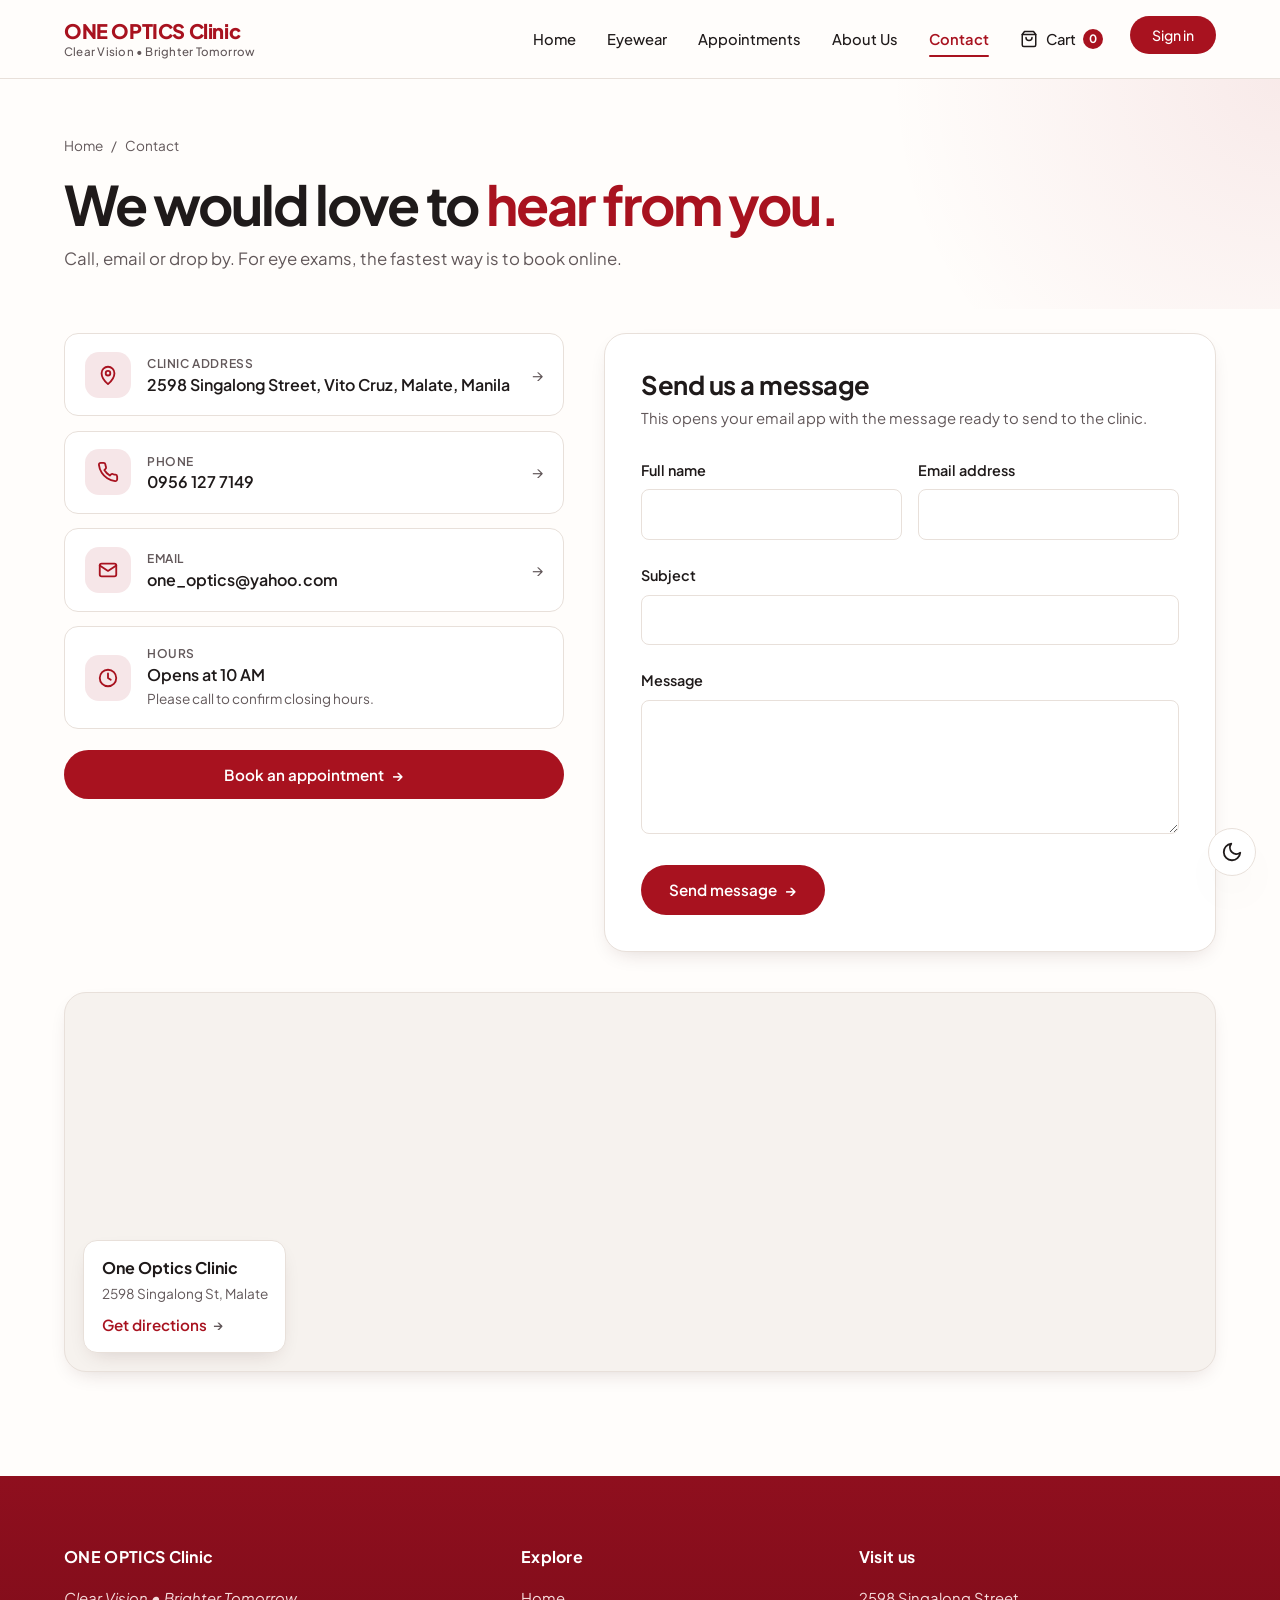
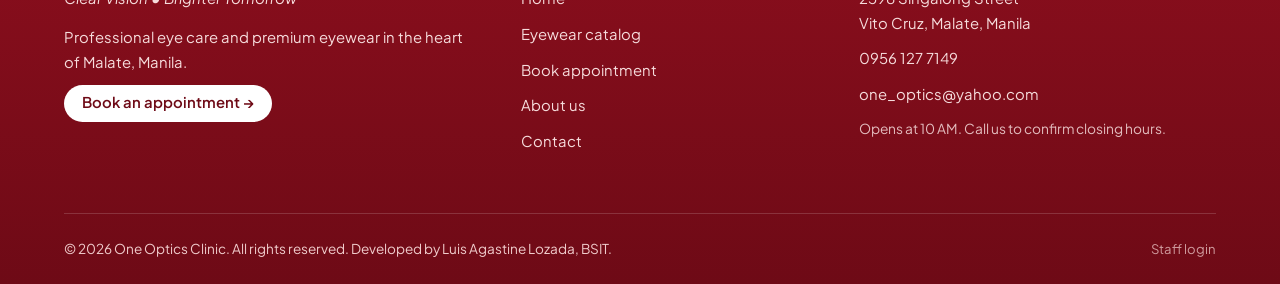
<file: contact.html>
<!DOCTYPE html>
<html lang="en">
<head>
    <meta charset="UTF-8">
    <meta name="viewport" content="width=device-width, initial-scale=1.0">
    <title>Contact | One Optics Clinic</title>
    <meta name="description" content="Contact One Optics Clinic at 2598 Singalong Street, Vito Cruz, Malate, Manila. Call, email or send us a message.">
    <link rel="preconnect" href="https://fonts.googleapis.com">
    <link rel="preconnect" href="https://fonts.gstatic.com" crossorigin>
    <link href="https://fonts.googleapis.com/css2?family=Plus+Jakarta+Sans:wght@400;500;600;700;800&display=swap" rel="stylesheet">
    <link rel="stylesheet" href="css/style.css?v=26">
    <script>
        if (localStorage.getItem('oneOpticsTheme') === 'dark') {
            document.documentElement.classList.add('dark-mode');
            document.addEventListener('DOMContentLoaded', () => document.body.classList.add('dark-mode'));
        }
    </script>
</head>
<body>

    <header id="site-header"></header>
    <script src="js/ui-core.js?v=26"></script>

    <main id="main-content">
        <section class="page-head">
            <div class="container">
                <nav class="crumbs" aria-label="Breadcrumb"><a href="index.html">Home</a><span aria-hidden="true">/</span><span>Contact</span></nav>
                <h1>We would love to <span class="accent-text">hear from you.</span></h1>
                <p>Call, email or drop by. For eye exams, the fastest way is to book online.</p>
            </div>
        </section>

        <section class="section section-tight">
            <div class="container contact-layout">
                <!-- Details -->
                <div class="contact-list" data-reveal>
                    <a class="contact-item" href="https://www.google.com/maps/search/?api=1&query=2598+Singalong+Street+Malate+Manila" target="_blank" rel="noopener">
                        <span class="ci-ico"><svg viewBox="0 0 24 24" fill="none" stroke="currentColor" stroke-width="2" stroke-linecap="round" stroke-linejoin="round"><path d="M12 22s7-6.2 7-12a7 7 0 10-14 0c0 5.8 7 12 7 12z"/><circle cx="12" cy="10" r="2.5"/></svg></span>
                        <span><small>Clinic address</small><strong>2598 Singalong Street, Vito Cruz, Malate, Manila</strong></span>
                        <span class="ci-go" aria-hidden="true">&rarr;</span>
                    </a>
                    <a class="contact-item" href="tel:+639561277149">
                        <span class="ci-ico"><svg viewBox="0 0 24 24" fill="none" stroke="currentColor" stroke-width="2" stroke-linecap="round" stroke-linejoin="round"><path d="M22 16.9v3a2 2 0 01-2.2 2 19.8 19.8 0 01-8.6-3.1 19.5 19.5 0 01-6-6A19.8 19.8 0 012.1 4.2 2 2 0 014.1 2h3a2 2 0 012 1.7c.1 1 .4 1.9.7 2.8a2 2 0 01-.5 2.1L8 9.9a16 16 0 006 6l1.3-1.3a2 2 0 012.1-.4c.9.3 1.8.6 2.8.7a2 2 0 011.7 2z"/></svg></span>
                        <span><small>Phone</small><strong>0956 127 7149</strong></span>
                        <span class="ci-go" aria-hidden="true">&rarr;</span>
                    </a>
                    <a class="contact-item" href="mailto:one_optics@yahoo.com">
                        <span class="ci-ico"><svg viewBox="0 0 24 24" fill="none" stroke="currentColor" stroke-width="2" stroke-linecap="round" stroke-linejoin="round"><rect x="3" y="5" width="18" height="14" rx="2"/><path d="M3 7l9 6 9-6"/></svg></span>
                        <span><small>Email</small><strong>one_optics@yahoo.com</strong></span>
                        <span class="ci-go" aria-hidden="true">&rarr;</span>
                    </a>
                    <div class="contact-item is-static">
                        <span class="ci-ico"><svg viewBox="0 0 24 24" fill="none" stroke="currentColor" stroke-width="2" stroke-linecap="round" stroke-linejoin="round"><circle cx="12" cy="12" r="9"/><path d="M12 7v5l3 2"/></svg></span>
                        <span><small>Hours</small><strong>Opens at 10 AM</strong><em>Please call to confirm closing hours.</em></span>
                    </div>
                    <a href="appointment.html" class="btn btn-primary btn-block">Book an appointment <span class="arr" aria-hidden="true">&rarr;</span></a>
                </div>

                <!-- Form -->
                <div class="form-card" data-reveal>
                    <h2>Send us a message</h2>
                    <p class="muted-text">This opens your email app with the message ready to send to the clinic.</p>
                    <form id="contactForm" novalidate>
                        <div class="form-row">
                            <div class="form-group">
                                <label for="name">Full name</label>
                                <input type="text" id="name" class="form-control" autocomplete="name" required>
                                <p class="field-error" hidden></p>
                            </div>
                            <div class="form-group">
                                <label for="email">Email address</label>
                                <input type="email" id="email" class="form-control" autocomplete="email" required>
                                <p class="field-error" hidden></p>
                            </div>
                        </div>
                        <div class="form-group">
                            <label for="subject">Subject</label>
                            <input type="text" id="subject" class="form-control" required>
                            <p class="field-error" hidden></p>
                        </div>
                        <div class="form-group">
                            <label for="message">Message</label>
                            <textarea id="message" class="form-control" rows="5" required></textarea>
                            <p class="field-error" hidden></p>
                        </div>
                        <button type="submit" class="btn btn-primary">Send message <span class="arr" aria-hidden="true">&rarr;</span></button>
                    </form>
                </div>
            </div>

            <!-- Map -->
            <div class="container" style="margin-top: 2.5rem;">
                <div class="map-frame" data-reveal>
                    <iframe title="Map showing One Optics Clinic" loading="lazy" referrerpolicy="no-referrer-when-downgrade"
                        src="https://www.google.com/maps?q=2598+Singalong+Street+Malate+Manila&output=embed"></iframe>
                    <a class="map-pin" href="https://www.google.com/maps/search/?api=1&query=2598+Singalong+Street+Malate+Manila" target="_blank" rel="noopener">
                        <strong>One Optics Clinic</strong>
                        <span>2598 Singalong St, Malate</span>
                        <em class="link-arrow">Get directions <span class="arr" aria-hidden="true">&rarr;</span></em>
                    </a>
                </div>
            </div>
        </section>
    </main>

    <footer id="site-footer"></footer>
    <script src="js/theme.js?v=26"></script>
    <script src="js/ui.js?v=26"></script>
    <script>
        const form = document.getElementById('contactForm');
        const messages = {
            name: 'Please enter your name.',
            email: 'Please enter a valid email address.',
            subject: 'Please add a subject.',
            message: 'Please write a short message.'
        };

        function validate(field) {
            const err = field.parentElement.querySelector('.field-error');
            const ok = field.checkValidity() && field.value.trim() !== '';
            field.setAttribute('aria-invalid', String(!ok));
            err.textContent = ok ? '' : messages[field.id];
            err.hidden = ok;
            return ok;
        }

        form.querySelectorAll('.form-control').forEach((f) => {
            f.addEventListener('blur', () => validate(f));
            f.addEventListener('input', () => { if (f.getAttribute('aria-invalid') === 'true') validate(f); });
        });

        form.addEventListener('submit', (e) => {
            e.preventDefault();
            const fields = Array.from(form.querySelectorAll('.form-control'));
            const bad = fields.filter((f) => !validate(f));
            if (bad.length) { bad[0].focus(); OpticsUI.toast('Please fix the highlighted fields.', 'error'); return; }

            const v = (id) => document.getElementById(id).value.trim();
            const body = `${v('message')}\n\n---\nFrom: ${v('name')} <${v('email')}>`;
            window.location.href = `mailto:one_optics@yahoo.com?subject=${encodeURIComponent(v('subject'))}&body=${encodeURIComponent(body)}`;
            OpticsUI.toast('Opening your email app...', 'success');
        });
    </script>
</body>
</html>
</file>
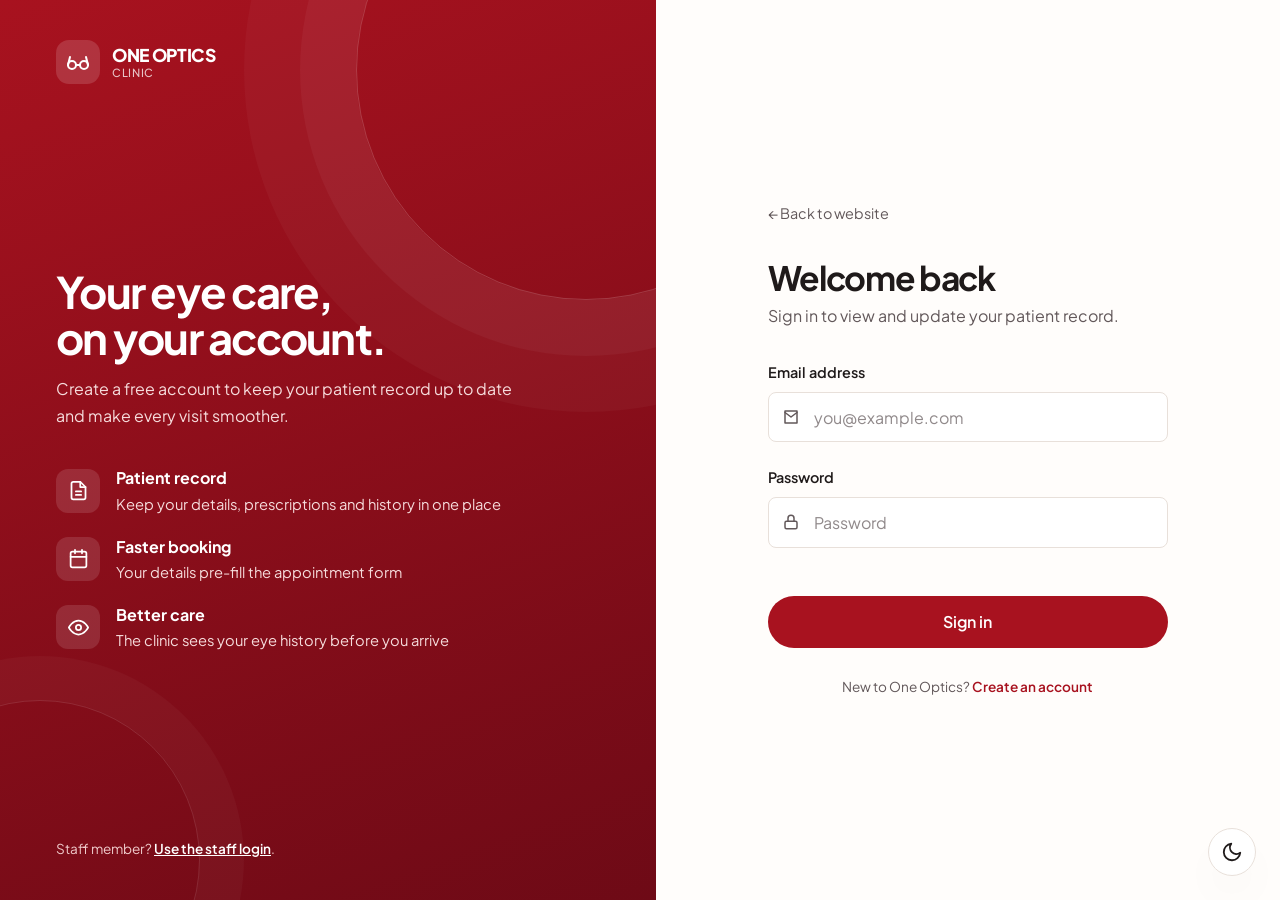
<file: my-record.html>
<!DOCTYPE html>
<html lang="en">
<head>
    <meta charset="UTF-8">
    <meta name="viewport" content="width=device-width, initial-scale=1.0">
    <title>My Patient Record | One Optics Clinic</title>
    <meta name="description" content="View and update your patient record at One Optics Clinic.">
    <meta name="robots" content="noindex">
    <link rel="preconnect" href="https://fonts.googleapis.com">
    <link rel="preconnect" href="https://fonts.gstatic.com" crossorigin>
    <link href="https://fonts.googleapis.com/css2?family=Plus+Jakarta+Sans:wght@400;500;600;700;800&display=swap" rel="stylesheet">
    <link rel="stylesheet" href="css/style.css?v=26">
    <link rel="icon" href="data:image/svg+xml,%3Csvg xmlns='http://www.w3.org/2000/svg' viewBox='0 0 64 64'%3E%3Crect width='64' height='64' rx='16' fill='%23a8121f'/%3E%3Cg fill='none' stroke='%23fff' stroke-width='5' stroke-linecap='round'%3E%3Ccircle cx='20' cy='36' r='10'/%3E%3Ccircle cx='44' cy='36' r='10'/%3E%3Cpath d='M30 34q2-3 4 0'/%3E%3C/g%3E%3C/svg%3E">
    <script>
        if (!localStorage.getItem('custToken')) { location.replace('account.html'); }
        if (localStorage.getItem('oneOpticsTheme') === 'dark') {
            document.documentElement.classList.add('dark-mode');
            document.addEventListener('DOMContentLoaded', () => document.body.classList.add('dark-mode'));
        }
    </script>
    <style>
        .record-layout { display: grid; grid-template-columns: minmax(280px, 0.9fr) minmax(0, 2fr); gap: 2rem; padding-bottom: 5rem; align-items: start; }
        .record-panel { padding: 2.5rem; border-radius: var(--radius-lg); background: var(--surface); border: 1px solid var(--border-color); box-shadow: var(--shadow-md); }
        .record-panel > h1 { font-size: 1.8rem; margin-bottom: 0.4rem; letter-spacing: -0.03em; }
        .record-panel > .sub { color: var(--text-light); font-size: 0.95rem; margin-bottom: 1.75rem; }
        .acct-card { position: sticky; top: 100px; padding: 2rem; border-radius: var(--radius-lg); background: var(--brand-gradient); color: #fff; overflow: hidden; }
        .acct-card::after { content: ''; position: absolute; right: -70px; bottom: -70px; width: 220px; height: 220px; border-radius: 50%; border: 1.5px solid rgba(255,255,255,0.18); box-shadow: 0 0 0 40px rgba(255,255,255,0.04); pointer-events: none; }
        .acct-card h2 { color: #fff; font-size: 1.3rem; margin-bottom: 0.35rem; overflow-wrap: anywhere; }
        .acct-card p { color: #f6dcdc; font-size: 0.92rem; margin-bottom: 0.25rem; overflow-wrap: anywhere; }
        .acct-card .meta { margin-top: 1.1rem; padding-top: 1.1rem; border-top: 1px solid rgba(255,255,255,0.2); font-size: 0.85rem; color: #f6dcdc; }
        .acct-card .btn { margin-top: 1.4rem; }
        .section-label { display: flex; align-items: center; gap: 0.6rem; font-size: 1.05rem; margin: 2rem 0 1rem; padding-bottom: 0.6rem; border-bottom: 1px solid var(--border-color); }
        .section-label:first-of-type { margin-top: 0; }
        .section-label small { font-weight: 500; color: var(--text-light); font-size: 0.82rem; }
        .record-actions { display: flex; align-items: center; gap: 1rem; margin-top: 2rem; flex-wrap: wrap; }
        .record-actions .stamp { color: var(--text-light); font-size: 0.85rem; }
        .record-error { margin-bottom: 1.25rem; padding: 0.8rem 1rem; border-radius: var(--radius-sm); background: color-mix(in srgb, var(--danger) 10%, transparent); border-left: 4px solid var(--danger); color: var(--danger); font-size: 0.9rem; font-weight: 500; }
        .record-skel { display: grid; gap: 1rem; }
        .record-skel div { height: 52px; border-radius: var(--radius-sm); background: var(--bg-light); }
        @media (max-width: 960px) { .record-layout { grid-template-columns: 1fr; } .acct-card { position: static; } }
        @media (max-width: 600px) { .record-panel { padding: 1.5rem 1.15rem; } }
    </style>
</head>
<body>

    <header id="site-header"></header>
    <script src="js/ui-core.js?v=26"></script>

    <main id="main-content">
        <section class="page-head">
            <div class="container">
                <nav class="crumbs" aria-label="Breadcrumb"><a href="index.html">Home</a><span aria-hidden="true">/</span><span>My record</span></nav>
                <h1>My patient record</h1>
                <p>Keep your details current so the clinic can give you the right care. You can update any field at any time.</p>
            </div>
        </section>

        <div class="container record-layout">
            <aside class="acct-card" aria-label="Your account">
                <h2 id="acctName">…</h2>
                <p id="acctEmail">…</p>
                <p id="acctContact">…</p>
                <p class="meta" id="acctSince"></p>
                <button type="button" class="btn btn-light btn-sm" id="signOut">Sign out</button>
            </aside>

            <div class="record-panel">
                <h1>Your record</h1>
                <p class="sub">Fields marked * are required. Everything else is optional — fill in what applies to you.</p>

                <div class="record-error" id="recordError" role="alert" hidden></div>

                <form id="recordForm" novalidate>
                    <h2 class="section-label">Personal details</h2>
                    <div class="form-row">
                        <div class="form-group"><label for="fullName">Full name *</label><input type="text" id="fullName" class="form-control" required maxlength="255"></div>
                        <div class="form-group"><label for="contactNumber">Contact number</label><input type="tel" id="contactNumber" class="form-control" inputmode="numeric" pattern="[0-9]{7,15}" minlength="7" maxlength="15" placeholder="09XXXXXXXXX" data-digits></div>
                    </div>
                    <div class="form-row">
                        <div class="form-group"><label for="dateOfBirth">Date of birth</label><input type="date" id="dateOfBirth" class="form-control" max="2100-01-01"></div>
                        <div class="form-group"><label for="sex">Sex</label>
                            <select id="sex" class="form-control">
                                <option value="">Select</option><option>Female</option><option>Male</option><option>Other</option><option>Prefer not to say</option>
                            </select>
                        </div>
                    </div>
                    <div class="form-row">
                        <div class="form-group"><label for="bloodType">Blood type</label>
                            <select id="bloodType" class="form-control">
                                <option value="">Unknown</option>
                                <option>A+</option><option>A-</option><option>B+</option><option>B-</option>
                                <option>AB+</option><option>AB-</option><option>O+</option><option>O-</option>
                            </select>
                        </div>
                        <div class="form-group"><label for="address">Address</label><input type="text" id="address" class="form-control" maxlength="500"></div>
                    </div>

                    <h2 class="section-label">Eye health <small>helps the optometrist prepare for your visit</small></h2>
                    <div class="form-row">
                        <div class="form-group"><label for="wearsCorrection">I currently wear</label>
                            <select id="wearsCorrection" class="form-control">
                                <option value="">Select</option><option>None</option><option>Glasses</option><option>Contact lenses</option><option>Both</option>
                            </select>
                        </div>
                        <div class="form-group"><label for="lastEyeExam">Last eye exam</label><input type="date" id="lastEyeExam" class="form-control" max="2100-01-01"></div>
                    </div>
                    <div class="form-group"><label for="eyeConditions">Eye conditions</label><textarea id="eyeConditions" class="form-control" rows="2" placeholder="e.g. astigmatism, dry eyes, glaucoma" maxlength="2000"></textarea></div>
                    <div class="form-group"><label for="prescription">Latest prescription</label><textarea id="prescription" class="form-control" rows="2" placeholder="e.g. OD -1.50 / OS -1.75, +0.25 CYL" maxlength="2000"></textarea></div>

                    <h2 class="section-label">Medical history</h2>
                    <div class="form-group"><label for="allergies">Allergies</label><textarea id="allergies" class="form-control" rows="2" placeholder="e.g. penicillin, latex" maxlength="2000"></textarea></div>
                    <div class="form-group"><label for="conditions">Medical conditions</label><textarea id="conditions" class="form-control" rows="2" placeholder="e.g. diabetes, hypertension" maxlength="2000"></textarea></div>
                    <div class="form-group"><label for="medications">Current medications</label><textarea id="medications" class="form-control" rows="2" maxlength="2000"></textarea></div>
                    <div class="form-row">
                        <div class="form-group"><label for="emergencyContactName">Emergency contact</label><input type="text" id="emergencyContactName" class="form-control" maxlength="255"></div>
                        <div class="form-group"><label for="emergencyContactPhone">Emergency contact phone</label><input type="tel" id="emergencyContactPhone" class="form-control" inputmode="numeric" pattern="[0-9]{7,15}" minlength="7" maxlength="15" placeholder="09XXXXXXXXX" data-digits></div>
                    </div>

                    <h2 class="section-label">Anything else</h2>
                    <div class="form-group"><label for="notes">Notes for the clinic</label><textarea id="notes" class="form-control" rows="3" placeholder="Anything else we should know" maxlength="5000"></textarea></div>

                    <div class="record-actions">
                        <button type="submit" class="btn btn-primary" id="saveBtn"><span>Save record</span></button>
                        <span class="stamp" id="savedStamp"></span>
                    </div>
                </form>
            </div>
        </div>
    </main>

    <footer id="site-footer"></footer>

    <script src="js/database.js"></script>
    <script src="js/theme.js?v=26"></script>
    <script>
        const $ = (id) => document.getElementById(id);
        const { toast } = window.OpticsUI || {};
        const SPIN = '<span class="spin" aria-hidden="true"></span>';
        const FIELDS = ['fullName','contactNumber','dateOfBirth','sex','address','bloodType','wearsCorrection','lastEyeExam',
                        'eyeConditions','prescription','allergies','conditions','medications',
                        'emergencyContactName','emergencyContactPhone','notes'];

        const fmtDateTime = (d) => { const x = new Date(String(d).replace(' ', 'T')); return isNaN(x) ? '' : x.toLocaleString('en-PH', { dateStyle: 'medium', timeStyle: 'short' }); };

        $('signOut').addEventListener('click', async () => {
            await window.OpticsDB.customerLogout();
            location.href = 'index.html';
        });

        function fill(rec) {
            $('acctName').textContent = rec.fullName || 'My account';
            $('acctEmail').textContent = rec.email || '';
            $('acctContact').textContent = rec.contactNumber || 'No contact number on file';
            $('acctSince').textContent = rec.accountCreatedAt ? `Member since ${new Date(String(rec.accountCreatedAt).replace(' ', 'T')).toLocaleDateString('en-PH', { month: 'long', year: 'numeric' })}` : '';
            for (const f of FIELDS) if ($(f)) $(f).value = rec[f] ?? '';
            document.querySelectorAll('[data-digits]').forEach((el) => window.OpticsUI.digitsOnly(el));
            $('savedStamp').textContent = rec.updatedAt ? `Last updated ${fmtDateTime(rec.updatedAt)}` : '';
        }

        async function load() {
            try {
                fill(await window.OpticsDB.getMyRecord());
            } catch (e) {
                if (e.status === 401) { location.replace('account.html'); return; }
                $('recordError').textContent = 'We could not load your record. Check your connection and refresh.';
                $('recordError').hidden = false;
            }
        }

        $('recordForm').addEventListener('submit', async (e) => {
            e.preventDefault();
            const err = $('recordError'), btn = $('saveBtn');
            err.hidden = true;
            if (!$('fullName').value.trim()) { err.textContent = 'Please enter your full name.'; err.hidden = false; $('fullName').focus(); return; }
            const data = {};
            for (const f of FIELDS) {
                const v = $(f).value.trim();
                data[f] = v === '' ? null : v;
            }
            btn.disabled = true; btn.firstElementChild.innerHTML = `${SPIN}Saving...`;
            try {
                fill(await window.OpticsDB.updateMyRecord(data));
                toast && toast('Your record was saved.', 'success');
            } catch (ex) {
                err.textContent = ex.message || 'Could not save your record. Please try again.';
                err.hidden = false;
            } finally {
                btn.disabled = false; btn.firstElementChild.textContent = 'Save record';
            }
        });

        load();
    </script>
</body>
</html>
</file>
<file: css/style.css>
/*
  One Optics Clinic - Site styles (public pages + shared tokens)
  One brand red. One hover effect per element. No blur filters or overlays.
  Structure: tokens > base > layout > header > buttons > forms > components > pages > motion > responsive
  Admin screens load css/admin.css on top of this file.
*/

/* ---------- Tokens ---------- */
:root {
  --primary-color: #a8121f;
  --secondary-color: #7d0e19;
  --primary-deep: #6e0a16;
  --accent-color: var(--primary-color);   /* alias so older markup stays red, never yellow */
  --accent-ink: var(--primary-color);

  --bg-color: #fffdfb;
  --bg-light: #f6f2ee;
  --surface: #ffffff;
  --text-dark: #1f1a1a;
  --text-light: #62585a;
  --border-color: #e8e0da;

  --success: #1d7a46;
  --warning: #9a6b00;
  --danger: #b4232f;
  --info: #1f5fae;

  --font-main: 'Plus Jakarta Sans', -apple-system, BlinkMacSystemFont, 'Segoe UI', Roboto, Helvetica, Arial, sans-serif;

  --radius-sm: 8px;
  --border-radius: 14px;
  --radius-lg: 22px;

  --shadow-sm: 0 1px 2px rgba(60, 20, 20, 0.06);
  --shadow-md: 0 8px 22px -10px rgba(60, 20, 20, 0.2);
  --shadow-lg: 0 22px 44px -18px rgba(60, 20, 20, 0.26);

  --brand-gradient: linear-gradient(160deg, #a8121f, #6e0a16);
  --ease: cubic-bezier(0.22, 1, 0.36, 1);
  --transition: all 0.2s var(--ease);

  --z-header: 100;
  --z-modal: 200;
  color-scheme: light;
}

html.dark-mode body,
body.dark-mode {
  --primary-color: #ef4b5b;
  --secondary-color: #d9303f;
  --bg-color: #141112;
  --bg-light: #1c1819;
  --surface: #221d1e;
  --text-dark: #f4eeea;
  --text-light: #b9aeaa;
  --border-color: #352e2f;

  --success: #4cc283;
  --warning: #e8b440;
  --danger: #f06b75;
  --info: #6aa6f0;

  --shadow-sm: 0 1px 2px rgba(0, 0, 0, 0.4);
  --shadow-md: 0 8px 22px -10px rgba(0, 0, 0, 0.6);
  --shadow-lg: 0 22px 44px -18px rgba(0, 0, 0, 0.7);
  color-scheme: dark;
}

/* ---------- Base ---------- */
*, *::before, *::after { box-sizing: border-box; }
* { margin: 0; padding: 0; }
html { scroll-behavior: smooth; }

body {
  font-family: var(--font-main);
  background-color: var(--bg-color);
  color: var(--text-dark);
  line-height: 1.65;
  font-size: 16px;
  -webkit-font-smoothing: antialiased;
}

h1, h2, h3, h4, h5, h6 {
  font-weight: 700;
  color: var(--text-dark);
  margin-bottom: 1rem;
  line-height: 1.15;
  letter-spacing: -0.02em;
  text-wrap: balance;
}
p { text-wrap: pretty; }
a { text-decoration: none; color: var(--primary-color); transition: color 0.2s ease; }
a:hover { color: var(--secondary-color); }
img { max-width: 100%; }
ul { list-style: none; }

:focus-visible { outline: 3px solid var(--primary-color); outline-offset: 3px; border-radius: 6px; }
footer :focus-visible, .bento-lg:focus-visible, .cta-band :focus-visible, .adm-side :focus-visible, .info-panel :focus-visible { outline-color: #fff; }
::selection { background: var(--primary-color); color: #fff; }

body.no-scroll { overflow: hidden; }
[hidden] { display: none !important; }
.sr-only { position: absolute; width: 1px; height: 1px; padding: 0; margin: -1px; overflow: hidden; clip: rect(0, 0, 0, 0); white-space: nowrap; border: 0; }
.skip-link { position: fixed; left: 16px; top: -60px; z-index: 400; background: var(--primary-color); color: #fff; padding: 0.6rem 1rem; border-radius: var(--radius-sm); font-weight: 600; }
.skip-link:focus { top: 12px; color: #fff; }

/* ---------- Layout ---------- */
.container { max-width: 1200px; margin: 0 auto; padding: 0 24px; }
.section { padding: 6rem 0 6.5rem; }
.section-tight { padding-top: 1.5rem; }
.section-alt { background: var(--bg-light); }

.section-title { text-align: center; font-size: clamp(1.8rem, 3.2vw, 2.6rem); margin: 0 auto 3.5rem; position: relative; display: table; }
.section-title::after { content: ''; position: absolute; bottom: -14px; left: 50%; transform: translateX(-50%); width: 48px; height: 4px; border-radius: 4px; background: var(--primary-color); }

.section-head { display: flex; align-items: flex-end; justify-content: space-between; gap: 1.5rem 3rem; flex-wrap: wrap; margin-bottom: 3rem; }
.section-head h2 { font-size: clamp(1.9rem, 3.6vw, 2.8rem); margin-bottom: 0.6rem; max-width: 18ch; }
.section-head p { color: var(--text-light); max-width: 46ch; margin: 0; }

.h-lg { font-size: clamp(1.8rem, 3.4vw, 2.5rem); margin-bottom: 1.25rem; max-width: 18ch; }
.lead { font-size: 1.12rem; margin-bottom: 1.1rem; max-width: 52ch; }
.muted-text { color: var(--text-light); max-width: 52ch; }
.accent-text { color: var(--primary-color); }

.page-head { padding: 3.5rem 0 2.25rem; background: radial-gradient(560px circle at 100% 0%, color-mix(in srgb, var(--primary-color) 8%, transparent), transparent 70%); }
.page-head h1 { font-size: clamp(2.2rem, 5vw, 3.4rem); letter-spacing: -0.04em; margin-bottom: 0.6rem; }
.page-head p { color: var(--text-light); max-width: 52ch; margin: 0; font-size: 1.05rem; }
.crumbs { display: flex; gap: 0.5rem; align-items: center; font-size: 0.85rem; color: var(--text-light); margin-bottom: 1rem; }
.crumbs a { color: var(--text-light); }
.crumbs a:hover { color: var(--primary-color); }

/* ---------- Header / navigation ---------- */
#site-header:empty { min-height: 73px; }
header { background-color: var(--bg-color); position: sticky; top: 0; z-index: var(--z-header); border-bottom: 1px solid var(--border-color); }
.navbar { display: flex; justify-content: space-between; align-items: center; padding: 1rem 24px; gap: 1.5rem; }

.logo { font-size: 1.25rem; font-weight: 800; color: var(--primary-color); letter-spacing: -0.02em; display: flex; flex-direction: column; line-height: 1.2; }
.logo a { color: inherit !important; }
.logo .tagline { font-size: 0.72rem; font-weight: 500; color: var(--text-light); letter-spacing: 0.02em; margin-top: 2px; }

/* nav hover = text colour + underline. Nothing else. */
.nav-links { display: flex; align-items: center; gap: 0.25rem; }
.nav-links a { position: relative; display: inline-block; padding: 0.5rem 0.85rem; color: var(--text-dark); font-weight: 500; font-size: 0.92rem; }
.nav-links a::after { content: ''; position: absolute; left: 0.85rem; right: 0.85rem; bottom: 2px; height: 2px; border-radius: 2px; background: var(--primary-color); transform: scaleX(0); transition: transform 0.25s var(--ease); }
.nav-links a:hover { color: var(--primary-color); }
.nav-links a:hover::after, .nav-links a.active::after { transform: scaleX(1); }
.nav-links a.active { color: var(--primary-color); font-weight: 600; }

.theme-toggle { display: grid; place-items: center; width: 38px; height: 38px; border-radius: 50%; border: 1px solid var(--border-color); background: var(--bg-light); color: var(--text-dark); cursor: pointer; transition: border-color 0.2s ease, color 0.2s ease; }
.theme-toggle:hover { border-color: var(--primary-color); color: var(--primary-color); }
.theme-toggle svg { width: 18px; height: 18px; display: block; }

.nav-cart { display: inline-flex !important; align-items: center; gap: 0.45rem; }
.nav-cart svg { width: 18px; height: 18px; }
.nav-cart .count { min-width: 20px; height: 20px; padding: 0 5px; display: inline-grid; place-items: center; border-radius: 999px; background: var(--primary-color); color: #fff; font-size: 0.72rem; font-weight: 700; }
.nav-cart .count.bump { animation: bump 0.4s var(--ease); }

.nav-toggle { display: none; width: 42px; height: 42px; border-radius: 12px; border: 1px solid var(--border-color); background: var(--bg-light); cursor: pointer; position: relative; }
.nav-toggle span { position: absolute; left: 11px; right: 11px; height: 2px; border-radius: 2px; background: var(--text-dark); transition: transform 0.3s var(--ease), opacity 0.2s ease, top 0.3s var(--ease); }
.nav-toggle span:nth-child(1) { top: 14px; }
.nav-toggle span:nth-child(2) { top: 20px; }
.nav-toggle span:nth-child(3) { top: 26px; }
header.nav-open .nav-toggle span:nth-child(1) { top: 20px; transform: rotate(45deg); }
header.nav-open .nav-toggle span:nth-child(2) { opacity: 0; }
header.nav-open .nav-toggle span:nth-child(3) { top: 20px; transform: rotate(-45deg); }

/* ---------- Buttons ---------- */
.btn { display: inline-flex; align-items: center; justify-content: center; gap: 0.5rem; padding: 0.85rem 1.6rem; border-radius: 999px; border: 2px solid transparent; font-family: inherit; font-weight: 600; font-size: 0.95rem; line-height: 1.2; text-align: center; cursor: pointer; transition: background-color 0.2s ease, border-color 0.2s ease, color 0.2s ease, transform 0.2s var(--ease); }
.btn:active { transform: translateY(1px); }
.btn:disabled, .btn[disabled] { opacity: 0.55; cursor: not-allowed; pointer-events: none; }
.btn .arr { display: inline-block; transition: transform 0.2s var(--ease); }
.btn:hover .arr, .link-arrow:hover .arr { transform: translateX(4px); }

.btn-primary { background: var(--primary-color); color: #fff !important; position: relative; overflow: hidden; }
.btn-primary::before { content: ''; position: absolute; top: 0; bottom: 0; left: -40%; width: 30%; background: linear-gradient(100deg, transparent, rgba(255, 255, 255, 0.35), transparent); transform: skewX(-20deg); transition: left 0.6s var(--ease); pointer-events: none; }
.btn-primary:hover { background: var(--secondary-color); color: #fff !important; transform: translateY(-2px); box-shadow: 0 10px 24px -10px color-mix(in srgb, var(--primary-color) 70%, transparent); }
.btn-primary:hover::before { left: 120%; }
.btn-outline { background: transparent; border-color: var(--border-color); color: var(--text-dark) !important; }
.btn-outline:hover { border-color: var(--primary-color); color: var(--primary-color) !important; }
.btn-danger { background: var(--danger); color: #fff !important; }
.btn-danger:hover { filter: brightness(1.08); color: #fff !important; }
.btn-light { background: #fff; color: var(--primary-deep) !important; }
.btn-light:hover { background: #f6f2ee; color: var(--primary-deep) !important; }
.btn-ghost { background: transparent; color: var(--text-light) !important; }
.btn-ghost:hover { background: var(--bg-light); color: var(--text-dark) !important; }
.btn-ghost-light { background: transparent; color: #fff !important; border-color: rgba(255, 255, 255, 0.45); }
.btn-ghost-light:hover { border-color: #fff; color: #fff !important; }
.btn-sm { padding: 0.45rem 1rem; font-size: 0.82rem; }
.btn-block { width: 100%; }

.link-arrow { display: inline-flex; align-items: center; gap: 0.4rem; font-weight: 600; font-size: 0.95rem; color: var(--primary-color); }

/* ---------- Forms ---------- */
.form-group { margin-bottom: 1.5rem; }
.form-group label { display: block; margin-bottom: 0.45rem; font-weight: 600; font-size: 0.9rem; }
.form-control { width: 100%; padding: 0.85rem 1rem; border: 1.5px solid var(--border-color); border-radius: var(--radius-sm); font-family: var(--font-main); font-size: 1rem; background-color: var(--surface); color: var(--text-dark); transition: border-color 0.2s ease, box-shadow 0.2s ease; }
.form-control::placeholder { color: var(--text-light); opacity: 0.7; }
.form-control:hover { border-color: color-mix(in srgb, var(--text-light) 55%, var(--border-color)); }
.form-control:focus { outline: none; border-color: var(--primary-color); box-shadow: 0 0 0 4px color-mix(in srgb, var(--primary-color) 16%, transparent); }
.form-control:user-invalid:not(:focus), .form-control[aria-invalid="true"] { border-color: var(--danger); }
.form-control:disabled { opacity: 0.6; cursor: not-allowed; background: var(--bg-light); }
.form-row { display: grid; grid-template-columns: 1fr 1fr; gap: 0 1rem; }
.field-error { color: var(--danger); font-size: 0.82rem; margin-top: 0.35rem; }

/* ---------- Cards & product grid ---------- */
.product-grid { display: grid; grid-template-columns: repeat(auto-fill, minmax(280px, 1fr)); gap: 1.75rem; }
.product-card { --rx: 0deg; --ry: 0deg; background: var(--surface); border: 1px solid var(--border-color); border-radius: var(--radius-lg); overflow: hidden; display: flex; flex-direction: column; box-shadow: var(--shadow-sm); transform: perspective(900px) rotateX(var(--rx)) rotateY(var(--ry)); transition: transform 0.25s var(--ease), box-shadow 0.25s ease; }
.product-card:hover { transform: perspective(900px) rotateX(var(--rx)) rotateY(var(--ry)) translateY(-4px); box-shadow: var(--shadow-lg); }
.product-card.is-tilting { transition: box-shadow 0.25s ease; }
.product-card .product-img { transition: transform 0.6s var(--ease); }
.product-card:hover .product-img { transform: scale(1.05); }
.product-media { position: relative; overflow: hidden; background: var(--bg-light); }
.product-img { width: 100%; height: 220px; object-fit: cover; background-color: var(--bg-light); display: block; }
.product-media .product-img { height: 230px; }
.product-info { padding: 1.5rem; flex-grow: 1; display: flex; flex-direction: column; background: var(--surface); }
.product-title { font-size: 1.1rem; margin-bottom: 0.3rem; }
.product-meta { font-size: 0.85rem; color: var(--text-light); margin-bottom: 0.9rem; }
.product-row { display: flex; align-items: baseline; justify-content: space-between; gap: 0.5rem; margin-bottom: 1.1rem; }
.product-price { font-weight: 700; color: var(--primary-color); margin-bottom: 1.1rem; font-size: 1.25rem; font-variant-numeric: tabular-nums; letter-spacing: -0.01em; }
.product-row .product-price { margin: 0; }
.product-card .btn { margin-top: auto; width: 100%; }
.swatch { display: inline-flex; align-items: center; gap: 0.4rem; font-size: 0.8rem; color: var(--text-light); }
.swatch i { width: 12px; height: 12px; border-radius: 50%; border: 1px solid var(--border-color); background: var(--c, var(--text-light)); }

.badge { position: absolute; top: 12px; left: 12px; z-index: 1; padding: 0.28rem 0.65rem; border-radius: 8px; font-size: 0.72rem; font-weight: 700; background: var(--surface); box-shadow: var(--shadow-sm); }
.badge-in { color: var(--success); }
.badge-low { color: var(--warning); }
.badge-out { color: var(--danger); }
.quick-add { position: absolute; right: 12px; bottom: 12px; z-index: 1; width: 42px; height: 42px; display: grid; place-items: center; border-radius: 50%; border: none; background: var(--primary-color); color: #fff; cursor: pointer; opacity: 0; transform: translateY(8px); transition: opacity 0.2s ease, transform 0.25s var(--ease), background-color 0.2s ease; }
.quick-add svg { width: 20px; height: 20px; }
.product-card:hover .quick-add, .quick-add:focus-visible { opacity: 1; transform: none; }
.quick-add:hover { background: var(--secondary-color); }
.quick-add:disabled { background: var(--text-light); cursor: not-allowed; }
@media (hover: none) { .quick-add { opacity: 1; transform: none; } }

.empty-state { grid-column: 1 / -1; text-align: center; padding: 4rem 1.5rem; color: var(--text-light); background: var(--bg-light); border: 1px dashed var(--border-color); border-radius: var(--radius-lg); }
.empty-state svg { width: 56px; height: 56px; color: var(--primary-color); opacity: 0.8; margin-bottom: 1rem; }
.empty-state h3 { margin-bottom: 0.4rem; }
.empty-state .btn { margin-top: 1.25rem; }

.skeleton-card { border-radius: var(--radius-lg); border: 1px solid var(--border-color); background: var(--surface); overflow: hidden; }
.skeleton-card .sk { position: relative; overflow: hidden; background: var(--bg-light); border-radius: 8px; }
.skeleton-card .sk::after { content: ''; position: absolute; inset: 0; background: linear-gradient(100deg, transparent 20%, color-mix(in srgb, var(--surface) 80%, transparent) 50%, transparent 80%); transform: translateX(-100%); animation: shimmer 1.4s infinite; }
.skeleton-card .sk-img { height: 220px; border-radius: 0; }
.skeleton-card .sk-body { padding: 1.5rem; display: grid; gap: 0.8rem; }
.skeleton-card .sk-line { height: 14px; }
.skeleton-card .sk-line.w60 { width: 60%; }
.skeleton-card .sk-line.w40 { width: 40%; }
.skeleton-card .sk-btn { height: 44px; border-radius: 999px; }

/* ---------- Home: hero ---------- */
.hero { position: relative; overflow: hidden; padding: 6.5rem 0 5.5rem; text-align: left; background: radial-gradient(620px circle at 0% 0%, color-mix(in srgb, var(--primary-color) 9%, transparent), transparent 65%), radial-gradient(560px circle at 100% 100%, color-mix(in srgb, var(--primary-color) 6%, transparent), transparent 65%); }
.hero::before, .hero::after { content: ''; position: absolute; border-radius: 50%; pointer-events: none; z-index: 0; background: radial-gradient(circle, color-mix(in srgb, var(--primary-color) 14%, transparent), transparent 70%); }
.hero::before { width: 520px; height: 520px; top: -200px; left: -160px; animation: blob-drift 18s ease-in-out infinite; }
.hero::after { width: 460px; height: 460px; bottom: -220px; right: -140px; animation: blob-drift 22s ease-in-out -8s infinite reverse; }
.hero-grid { position: relative; z-index: 1; display: grid; grid-template-columns: 1.05fr 0.95fr; gap: 3rem; align-items: center; }
.hero-grid > * { min-width: 0; }
.hero-copy > * { animation: rise 0.6s var(--ease) both; }
.hero-copy > :nth-child(2) { animation-delay: 0.06s; }
.hero-copy > :nth-child(3) { animation-delay: 0.12s; }
.hero-copy > :nth-child(4) { animation-delay: 0.18s; }
.hero h1 { font-size: clamp(2.5rem, 5.6vw, 4.4rem); font-weight: 800; letter-spacing: -0.045em; line-height: 1.02; margin-bottom: 1.4rem; }
.hero h1 .accent { color: var(--primary-color); background: linear-gradient(90deg, var(--primary-color) 0%, var(--secondary-color) 35%, #e8626f 50%, var(--secondary-color) 65%, var(--primary-color) 100%); background-size: 220% 100%; -webkit-background-clip: text; background-clip: text; -webkit-text-fill-color: transparent; animation: text-sheen 5s linear infinite; }
.hero p { font-size: 1.1rem; color: var(--text-light); max-width: 50ch; margin: 0 0 2.25rem; }
.hero-btns { display: flex; gap: 0.9rem; flex-wrap: wrap; margin-bottom: 2.25rem; }
.trust-row { display: flex; flex-wrap: wrap; gap: 0.6rem 1.5rem; }
.trust-row li { display: inline-flex; align-items: center; gap: 0.45rem; font-size: 0.88rem; font-weight: 500; color: var(--text-light); }
.trust-row svg { width: 16px; height: 16px; color: var(--primary-color); flex: none; }

.hero-visual { --px: 0; --py: 0; position: relative; width: 100%; max-width: 520px; aspect-ratio: 1 / 1; margin-inline: auto; animation: pop-in 0.7s var(--ease) 0.1s both; }
.hv-orb { position: absolute; inset: 6%; transform: translate(calc(var(--px) * -12px), calc(var(--py) * -12px)); will-change: transform; border-radius: 50%; background: radial-gradient(circle at 30% 24%, color-mix(in srgb, var(--primary-color) 14%, var(--surface)), transparent 58%), var(--bg-light); box-shadow: inset 0 0 0 1px var(--border-color); animation: breathe 7s ease-in-out infinite; }
.hv-orb::before { content: ''; position: absolute; inset: -10%; border-radius: 50%; border: 1px solid color-mix(in srgb, var(--primary-color) 18%, transparent); animation: pulse-ring 4s var(--ease) infinite; pointer-events: none; }
.hv-ring { position: absolute; inset: 0; border-radius: 50%; border: 1.5px dashed color-mix(in srgb, var(--primary-color) 35%, transparent); animation: spin 40s linear infinite; }
.hv-ring::after { content: ''; position: absolute; top: -6px; left: 50%; width: 11px; height: 11px; margin-left: -5.5px; border-radius: 50%; background: var(--primary-color); box-shadow: 0 0 0 5px color-mix(in srgb, var(--primary-color) 18%, transparent); }
.hv-glasses { position: absolute; left: 50%; top: 50%; width: 92%; transform: translate(calc(-50% + var(--px) * 20px), calc(-50% + var(--py) * 20px)); will-change: transform; }
.hv-glasses svg { display: block; width: 100%; height: auto; animation: float 8s ease-in-out infinite; filter: drop-shadow(0 18px 24px color-mix(in srgb, var(--primary-color) 22%, transparent)); }
.hv-chip { position: absolute; transform: translate(calc(var(--px) * var(--k, 20px)), calc(var(--py) * var(--k, 20px))); will-change: transform; display: inline-flex; align-items: center; gap: 0.5rem; font-size: 0.82rem; font-weight: 600; background: var(--surface); border: 1px solid var(--border-color); box-shadow: var(--shadow-md); border-radius: 14px; padding: 0.55rem 0.85rem; color: var(--text-dark); white-space: nowrap; }
.hv-chip { animation: bob 6s ease-in-out var(--fd, 0s) infinite; }
.hv-chip svg { width: 18px; height: 18px; color: var(--primary-color); }
.hv-chip.c1 { top: 10%; left: -2%; --k: 30px; --fd: 0s; }
.hv-chip.c2 { top: 70%; right: -2%; --k: -24px; --fd: -2s; }
.hv-chip.c3 { bottom: 8%; left: 6%; --k: 36px; --fd: -4s; }

/* ---------- Home: bento, steps, contact card ---------- */
.bento { display: grid; grid-template-columns: 1.3fr 1fr; grid-template-rows: auto auto; gap: 1.25rem; }
.bento-card { --mx: 50%; --my: 50%; position: relative; overflow: hidden; display: flex; flex-direction: column; gap: 0.6rem; padding: 2rem; border-radius: var(--radius-lg); background: var(--surface); border: 1px solid var(--border-color); box-shadow: var(--shadow-sm); color: var(--text-dark); transition: transform 0.35s var(--ease), box-shadow 0.35s ease, border-color 0.35s ease; }
.bento-card::before { content: ''; position: absolute; inset: 0; border-radius: inherit; background: radial-gradient(260px circle at var(--mx) var(--my), color-mix(in srgb, var(--primary-color) 12%, transparent), transparent 60%); opacity: 0; transition: opacity 0.35s ease; pointer-events: none; z-index: 0; }
.bento-card:hover::before { opacity: 1; }
.bento-card > * { position: relative; z-index: 1; }
.bento-card:hover { color: var(--text-dark); transform: translateY(-5px); box-shadow: var(--shadow-lg); border-color: color-mix(in srgb, var(--primary-color) 35%, var(--border-color)); }
.bento-card:hover .bento-ico { transform: rotate(-8deg) scale(1.08); }
.bento-lg::before { background: radial-gradient(300px circle at var(--mx) var(--my), rgba(255, 255, 255, 0.18), transparent 60%); }
.bento-card h3 { font-size: 1.35rem; margin-bottom: 0; }
.bento-card p { color: var(--text-light); margin: 0; max-width: 40ch; }
.bento-card .link-arrow { margin-top: auto; padding-top: 1rem; }
.bento-ico { width: 54px; height: 54px; display: grid; place-items: center; border-radius: 16px; background: color-mix(in srgb, var(--primary-color) 10%, transparent); color: var(--primary-color); margin-bottom: 0.75rem; transition: transform 0.4s var(--ease); }
.bento-ico svg { width: 26px; height: 26px; }
.bento-lg { grid-row: span 2; justify-content: flex-end; min-height: 380px; background: var(--brand-gradient); border: none; color: #fff; position: relative; overflow: hidden; }
.bento-lg:hover { color: #fff; }
.bento-lg h3 { color: #fff; font-size: clamp(1.7rem, 3vw, 2.3rem); letter-spacing: -0.03em; }
.bento-lg p { color: #f6dcdc; font-size: 1.05rem; }
.bento-lg .link-arrow { color: #fff; }
.bento-lg .bento-ico { background: rgba(255, 255, 255, 0.16); color: #fff; }
.bento-lg::after { content: ''; position: absolute; top: -90px; right: -90px; width: 340px; height: 340px; border-radius: 50%; border: 1.5px solid rgba(255, 255, 255, 0.18); box-shadow: 0 0 0 46px rgba(255, 255, 255, 0.04), 0 0 0 92px rgba(255, 255, 255, 0.03); pointer-events: none; }

.steps { display: grid; grid-template-columns: repeat(3, 1fr); gap: 2rem; }
.step-card { position: relative; padding: 1.75rem 0 0; border-top: 2px solid var(--border-color); }
.step-card::after { content: ''; position: absolute; top: -2px; left: 0; width: 100%; height: 2px; background: var(--primary-color); transform: scaleX(0); transform-origin: 0 50%; transition: transform 0.8s var(--ease) var(--d, 0s); }
.step-card.is-in::after, .step-card:hover::after { transform: scaleX(1); }
.step-card .num { display: block; font-size: 4.2rem; font-weight: 800; line-height: 1; letter-spacing: -0.05em; color: transparent; -webkit-text-stroke: 1.5px var(--text-light); margin-bottom: 1rem; transition: color 0.4s ease, -webkit-text-stroke-color 0.4s ease, transform 0.5s var(--ease); }
.step-card:hover .num { color: var(--primary-color); -webkit-text-stroke-color: var(--primary-color); transform: translateX(6px); }
.step-card h3 { font-size: 1.2rem; margin-bottom: 0.4rem; }
.step-card p { color: var(--text-light); margin: 0; max-width: 32ch; }

.contact-card { background: var(--surface); padding: 2.5rem; border-radius: var(--border-radius); border: 1px solid var(--border-color); border-left: 4px solid var(--primary-color); }
.contact-card p { margin-bottom: 0.5rem; }
.contact-card .btn { margin-top: 1rem; }

/* ---------- Footer ---------- */
footer { background: linear-gradient(180deg, #8f0f1e, #6e0a16); color: #fff; padding: 4.5rem 0 1.5rem; margin-top: auto; }
html.dark-mode footer, body.dark-mode footer { background: #120c0d; border-top: 1px solid var(--border-color); }
.footer-content { display: grid; grid-template-columns: 1.4fr 1fr 1.2fr; gap: 2.5rem; }
.footer-col h3 { color: #fff; font-size: 1rem; letter-spacing: 0.02em; margin-bottom: 1.25rem; }
.footer-col p, .footer-col a { color: #f6dcdc; margin-bottom: 0.7rem; display: block; font-size: 0.93rem; }
.footer-col a { width: fit-content; transition: color 0.2s ease; }
.footer-col a:hover { color: #fff; text-decoration: underline; text-underline-offset: 3px; }
.footer-tag { font-style: italic; margin-bottom: 0.9rem !important; }
.footer-brand .btn { margin-top: 0.5rem; }
.footer-hours { font-size: 0.86rem !important; opacity: 0.85; }
.footer-bottom { display: flex; justify-content: space-between; gap: 1rem; flex-wrap: wrap; padding-top: 1.5rem; margin-top: 3rem; border-top: 1px solid rgba(255, 255, 255, 0.16); color: #f0cccc; font-size: 0.85rem; }
.footer-staff { color: #f0cccc; font-size: 0.82rem; opacity: 0.75; }
.footer-staff:hover { color: #fff; opacity: 1; }

/* ---------- Doctor cards (booking) ---------- */
.doctor-card { position: relative; border: 1.5px solid var(--border-color); border-radius: var(--border-radius); padding: 1.25rem 1.5rem; display: flex; align-items: center; gap: 1.25rem; cursor: pointer; background: var(--surface); margin-bottom: 1rem; transition: box-shadow 0.2s ease, border-color 0.2s ease, background-color 0.2s ease; }
.doctor-card:hover { box-shadow: var(--shadow-md); }
.doctor-card.selected { border-color: var(--primary-color); background: color-mix(in srgb, var(--primary-color) 6%, var(--surface)); }
.doctor-card::before { content: ''; position: absolute; top: 14px; right: 14px; width: 24px; height: 24px; border-radius: 50%; background: var(--primary-color) url("data:image/svg+xml,%3Csvg xmlns='http://www.w3.org/2000/svg' viewBox='0 0 24 24' fill='none' stroke='white' stroke-width='3.2' stroke-linecap='round' stroke-linejoin='round'%3E%3Cpath d='M5 12.5l4.5 4.5L19 7.5'/%3E%3C/svg%3E") center / 14px no-repeat; transform: scale(0); transition: transform 0.25s var(--ease); }
.doctor-card.selected::before { transform: scale(1); }
.doctor-img { width: 72px; height: 72px; border-radius: 20px; object-fit: cover; background-color: var(--border-color); }
.doctor-info h4 { margin-bottom: 0.2rem; }
.doctor-info p { color: var(--text-light); font-size: 0.9rem; margin-bottom: 0.4rem; }

/* ---------- Catalog: toolbar, chips, quick view, cart ---------- */
.toolbar { position: sticky; top: 92px; z-index: 20; display: grid; gap: 1rem; padding: 1.1rem 1.35rem; margin-bottom: 2.5rem; background: var(--surface); border: 1px solid var(--border-color); border-radius: var(--radius-lg); box-shadow: var(--shadow-md); }
.toolbar-row { display: flex; flex-wrap: wrap; gap: 0.75rem; align-items: center; }
.toolbar-meta { display: flex; align-items: center; justify-content: space-between; gap: 1rem; flex-wrap: wrap; }
#resultCount { color: var(--text-light); font-weight: 500; font-size: 0.92rem; }
.search-field { position: relative; flex: 1 1 260px; }
.search-field svg { position: absolute; left: 14px; top: 50%; width: 18px; height: 18px; transform: translateY(-50%); color: var(--text-light); pointer-events: none; }
.search-field input { width: 100%; padding: 0.75rem 1rem 0.75rem 2.6rem; border-radius: 999px; border: 1.5px solid var(--border-color); background: var(--bg-color); color: var(--text-dark); font: inherit; transition: border-color 0.2s ease, box-shadow 0.2s ease; }
.search-field input:focus { outline: none; border-color: var(--primary-color); box-shadow: 0 0 0 4px color-mix(in srgb, var(--primary-color) 15%, transparent); }
.select-pill { padding: 0.72rem 1rem; border-radius: 999px; border: 1.5px solid var(--border-color); background: var(--bg-color); color: var(--text-dark); font: inherit; font-weight: 500; cursor: pointer; }
.select-pill:focus { outline: none; border-color: var(--primary-color); }
.chip-group { display: flex; flex-wrap: wrap; gap: 0.45rem; align-items: center; }
.chip-label { font-size: 0.75rem; font-weight: 700; letter-spacing: 0.05em; text-transform: uppercase; color: var(--text-light); margin-right: 0.25rem; }
.chip { display: inline-flex; align-items: center; gap: 0.35rem; padding: 0.42rem 0.9rem; border-radius: 999px; border: 1.5px solid var(--border-color); background: var(--bg-color); color: var(--text-dark); font: inherit; font-size: 0.86rem; font-weight: 500; cursor: pointer; transition: background-color 0.2s ease, border-color 0.2s ease, color 0.2s ease; }
.chip:hover { border-color: var(--text-light); }
.chip[aria-pressed="true"] { background: color-mix(in srgb, var(--primary-color) 10%, var(--surface)); border-color: var(--primary-color); color: var(--primary-color); font-weight: 600; }
.switch { display: inline-flex; align-items: center; gap: 0.6rem; cursor: pointer; font-size: 0.88rem; font-weight: 500; user-select: none; }
.switch input { position: absolute; opacity: 0; pointer-events: none; }
.switch .track { width: 40px; height: 24px; border-radius: 999px; background: var(--border-color); position: relative; transition: background-color 0.2s ease; }
.switch .track::after { content: ''; position: absolute; top: 3px; left: 3px; width: 18px; height: 18px; border-radius: 50%; background: #fff; box-shadow: 0 1px 3px rgba(0, 0, 0, 0.3); transition: transform 0.25s var(--ease); }
.switch input:checked + .track { background: var(--primary-color); }
.switch input:checked + .track::after { transform: translateX(16px); }
.switch input:focus-visible + .track { outline: 3px solid var(--primary-color); outline-offset: 2px; }

.qv { display: grid; grid-template-columns: 1fr 1fr; }
.qv-media { background: var(--bg-light); display: grid; place-items: center; min-height: 340px; }
.qv-media img { width: 100%; height: 100%; object-fit: cover; max-height: 520px; }
.qv-body { padding: 2.25rem 2rem 2rem; display: flex; flex-direction: column; }
.qv-body h2 { font-size: 1.9rem; margin-bottom: 0.4rem; padding-right: 2.5rem; }
.qv-price { font-size: 1.6rem; font-weight: 800; color: var(--primary-color); letter-spacing: -0.02em; margin-bottom: 1rem; }
.qv-desc { color: var(--text-light); margin-bottom: 1.5rem; }
.spec-grid { display: grid; grid-template-columns: 1fr 1fr; gap: 1rem 1.5rem; margin-bottom: 2rem; }
.spec-grid dt { font-size: 0.75rem; font-weight: 600; letter-spacing: 0.05em; text-transform: uppercase; color: var(--text-light); }
.spec-grid dd { margin: 0; font-weight: 600; }
.qv-actions { display: grid; gap: 0.7rem; margin-top: auto; }

.cart-line { display: grid; grid-template-columns: 64px 1fr auto; gap: 1rem; align-items: center; padding: 1rem 0; border-bottom: 1px solid var(--border-color); }
.cart-line img { width: 64px; height: 64px; object-fit: cover; border-radius: 12px; background: var(--bg-light); }
.cart-line h4 { font-size: 0.98rem; margin: 0 0 0.15rem; }
.cart-line .muted { color: var(--text-light); font-size: 0.85rem; }
.stepper { display: inline-flex; align-items: center; border: 1.5px solid var(--border-color); border-radius: 999px; margin-top: 0.5rem; }
.stepper button { width: 30px; height: 30px; border: none; background: transparent; color: var(--text-dark); cursor: pointer; font-size: 1.05rem; border-radius: 50%; }
.stepper button:hover { background: var(--bg-light); }
.stepper span { min-width: 26px; text-align: center; font-weight: 600; font-variant-numeric: tabular-nums; font-size: 0.9rem; }
.cart-line .line-total { font-weight: 700; font-variant-numeric: tabular-nums; text-align: right; }
.cart-line .remove { display: block; margin: 0.4rem 0 0 auto; border: none; background: none; color: var(--text-light); font-size: 0.8rem; cursor: pointer; text-decoration: underline; }
.cart-line .remove:hover { color: var(--danger); }
.cart-total { display: flex; justify-content: space-between; align-items: baseline; font-size: 1.1rem; font-weight: 700; margin-bottom: 1rem; }
.cart-total strong { font-size: 1.5rem; letter-spacing: -0.02em; font-variant-numeric: tabular-nums; }
.cart-empty { text-align: center; padding: 3.5rem 1rem; color: var(--text-light); }
.cart-empty svg { width: 56px; height: 56px; color: var(--primary-color); opacity: 0.8; margin-bottom: 0.75rem; }
.success-pane { text-align: center; padding: 2rem 0.5rem; }
.success-pane .tick { width: 76px; height: 76px; margin: 0 auto 1rem; display: block; }
.tick circle { stroke: var(--success); stroke-width: 3; fill: color-mix(in srgb, var(--success) 12%, transparent); stroke-dasharray: 170; stroke-dashoffset: 170; animation: draw 0.6s var(--ease) forwards; }
.tick path { stroke: var(--success); stroke-width: 4; stroke-linecap: round; stroke-linejoin: round; fill: none; stroke-dasharray: 40; stroke-dashoffset: 40; animation: draw 0.4s var(--ease) 0.45s forwards; }

/* ---------- Toasts + layers (modal, drawer) ---------- */
.toast-stack { position: fixed; left: 50%; bottom: 24px; transform: translateX(-50%); z-index: 500; display: grid; gap: 0.6rem; width: min(420px, calc(100% - 32px)); pointer-events: none; }
.toast { pointer-events: auto; display: flex; align-items: center; gap: 0.75rem; padding: 0.8rem 1rem; border-radius: 14px; background: var(--text-dark); color: var(--bg-color); font-size: 0.92rem; font-weight: 500; box-shadow: var(--shadow-lg); cursor: pointer; opacity: 0; transform: translateY(12px); transition: opacity 0.25s ease, transform 0.3s var(--ease); }
.toast.is-in { opacity: 1; transform: none; }
.toast-ico { width: 26px; height: 26px; flex: none; display: grid; place-items: center; border-radius: 50%; background: rgba(255, 255, 255, 0.16); }
.toast-ico svg { width: 15px; height: 15px; }
.toast-success .toast-ico { background: var(--success); color: #fff; }
.toast-error .toast-ico { background: var(--danger); color: #fff; }

.ui-layer { position: fixed; inset: 0; z-index: var(--z-modal); display: grid; opacity: 0; visibility: hidden; transition: opacity 0.25s ease, visibility 0.25s; }
.ui-layer.is-open { opacity: 1; visibility: visible; }
.ui-backdrop { position: absolute; inset: 0; background: rgba(20, 10, 12, 0.55); }
.ui-dialog { position: relative; place-self: center; width: min(880px, calc(100% - 32px)); max-height: calc(100dvh - 32px); overflow-y: auto; background: var(--surface); border: 1px solid var(--border-color); border-radius: var(--radius-lg); box-shadow: var(--shadow-lg); transform: translateY(14px); transition: transform 0.3s var(--ease); }
.ui-layer.is-open .ui-dialog { transform: none; }
.ui-dialog-sm { width: min(420px, calc(100% - 32px)); padding: 2rem; text-align: center; }
.ui-dialog-title { font-size: 1.35rem; margin-bottom: 0.5rem; }
.ui-dialog-text { color: var(--text-light); margin-bottom: 1.5rem; }
.ui-dialog-actions { display: flex; gap: 0.75rem; justify-content: center; }
.ui-dialog-actions .btn { flex: 1; }
.ui-close { position: absolute; top: 14px; right: 14px; z-index: 3; width: 38px; height: 38px; display: grid; place-items: center; border-radius: 50%; border: 1px solid var(--border-color); background: var(--surface); color: var(--text-light); cursor: pointer; transition: background-color 0.2s ease, color 0.2s ease; }
.ui-close:hover { background: var(--bg-light); color: var(--text-dark); }
.ui-close svg { width: 16px; height: 16px; }
.ui-drawer { position: absolute; top: 0; right: 0; bottom: 0; width: min(460px, 100%); display: flex; flex-direction: column; background: var(--surface); border-left: 1px solid var(--border-color); box-shadow: var(--shadow-lg); transform: translateX(100%); transition: transform 0.35s var(--ease); }
.ui-layer.is-open .ui-drawer { transform: none; }
.drawer-head { display: flex; align-items: center; justify-content: space-between; padding: 1.25rem 1.5rem; border-bottom: 1px solid var(--border-color); }
.drawer-head h2 { margin: 0; font-size: 1.3rem; }
.drawer-head .ui-close { position: static; }
.drawer-body { flex: 1; overflow-y: auto; padding: 1.25rem 1.5rem; }
.drawer-foot { padding: 1.25rem 1.5rem; border-top: 1px solid var(--border-color); background: var(--bg-light); }

/* ---------- About page ---------- */
.split { display: grid; grid-template-columns: 1.05fr 0.95fr; gap: 4.5rem; align-items: center; }
.story-visual { position: relative; padding: 0 0 2.5rem; }
.sv-card { background: var(--surface); border: 1px solid var(--border-color); border-radius: var(--radius-lg); box-shadow: var(--shadow-md); }
.sv-main { position: relative; overflow: hidden; padding: 3.5rem 2rem 2.5rem; background: var(--brand-gradient); border: none; color: #fff; text-align: center; min-height: 380px; display: grid; align-content: center; gap: 1.75rem; }
.sv-main::before { content: ''; position: absolute; top: -110px; right: -110px; width: 340px; height: 340px; border-radius: 50%; border: 1.5px solid rgba(255, 255, 255, 0.18); box-shadow: 0 0 0 46px rgba(255, 255, 255, 0.04), 0 0 0 92px rgba(255, 255, 255, 0.03); }
.sv-main svg { width: 78%; margin: 0 auto; display: block; position: relative; }
.sv-main p { position: relative; margin: 0; font-weight: 700; font-size: 1.25rem; letter-spacing: -0.02em; color: #fff; }
.sv-main p span { opacity: 0.7; margin: 0 0.3rem; }
.sv-chip { position: absolute; padding: 0.8rem 1.1rem; display: grid; gap: 0.1rem; }
.sv-chip strong { font-size: 0.95rem; }
.sv-chip span { font-size: 0.78rem; color: var(--text-light); }
.sv-a { left: -1.5rem; bottom: 0.5rem; }
.sv-b { right: -1rem; top: 2rem; }

.values { display: grid; grid-template-columns: 1.4fr 1fr; gap: 1.25rem; }
.value-card { padding: 2.5rem; border-radius: var(--radius-lg); background: var(--surface); border: 1px solid var(--border-color); box-shadow: var(--shadow-sm); display: flex; flex-direction: column; justify-content: center; }
.value-card p { color: var(--text-light); margin: 0; max-width: 48ch; }
.value-tag { display: inline-block; font-size: 0.75rem; font-weight: 700; letter-spacing: 0.06em; text-transform: uppercase; color: var(--primary-color); margin-bottom: 1rem; }
.value-lg { background: var(--brand-gradient); border: none; color: #fff; }
.value-lg h3 { color: #fff; font-size: clamp(1.5rem, 2.6vw, 2rem); letter-spacing: -0.03em; margin-bottom: 1rem; max-width: 20ch; }
.value-lg p { color: #f6dcdc; }
.value-lg .value-tag { color: #f6dcdc; }

.cta-band { display: flex; align-items: center; justify-content: space-between; gap: 2rem; flex-wrap: wrap; padding: 3rem; border-radius: var(--radius-lg); color: #fff; background: var(--brand-gradient); position: relative; overflow: hidden; }
.cta-band::after { content: ''; position: absolute; right: -80px; top: -80px; width: 280px; height: 280px; border-radius: 50%; border: 1.5px solid rgba(255, 255, 255, 0.16); box-shadow: 0 0 0 44px rgba(255, 255, 255, 0.04); pointer-events: none; }
.cta-band h2 { color: #fff; font-size: clamp(1.6rem, 3vw, 2.2rem); margin-bottom: 0.4rem; }
.cta-band p { color: #f6dcdc; margin: 0; max-width: 46ch; }
.cta-actions { display: flex; gap: 0.75rem; flex-wrap: wrap; position: relative; z-index: 1; }

/* ---------- Contact page ---------- */
.contact-layout { display: grid; grid-template-columns: 0.9fr 1.1fr; gap: 2.5rem; align-items: start; }
.contact-list { display: grid; gap: 0.9rem; }
.contact-item { display: grid; grid-template-columns: auto 1fr auto; gap: 1rem; align-items: center; padding: 1.1rem 1.25rem; border-radius: var(--border-radius); border: 1px solid var(--border-color); background: var(--surface); color: var(--text-dark); transition: box-shadow 0.2s ease; }
a.contact-item:hover { color: var(--text-dark); box-shadow: var(--shadow-md); }
.contact-item small { display: block; font-size: 0.75rem; font-weight: 600; letter-spacing: 0.05em; text-transform: uppercase; color: var(--text-light); }
.contact-item strong { display: block; font-weight: 600; line-height: 1.35; }
.contact-item em { display: block; font-size: 0.85rem; color: var(--text-light); font-style: normal; margin-top: 0.15rem; }
.ci-ico { width: 46px; height: 46px; display: grid; place-items: center; border-radius: 14px; background: color-mix(in srgb, var(--primary-color) 10%, transparent); color: var(--primary-color); }
.ci-ico svg { width: 22px; height: 22px; }
.ci-go { color: var(--text-light); }
.contact-list .btn-block { margin-top: 0.4rem; }
.form-card { padding: 2.25rem; border-radius: var(--radius-lg); background: var(--surface); border: 1px solid var(--border-color); box-shadow: var(--shadow-md); }
.form-card h2 { font-size: 1.6rem; margin-bottom: 0.4rem; }
.form-card .muted-text { margin-bottom: 1.75rem; font-size: 0.93rem; }
.map-frame { position: relative; height: 380px; border-radius: var(--radius-lg); overflow: hidden; border: 1px solid var(--border-color); box-shadow: var(--shadow-md); background: var(--bg-light); }
.map-frame iframe { width: 100%; height: 100%; border: 0; display: block; }
html.dark-mode .map-frame iframe, body.dark-mode .map-frame iframe { filter: invert(0.9) hue-rotate(180deg) brightness(0.95); }
.map-pin { position: absolute; left: 18px; bottom: 18px; display: grid; gap: 0.1rem; padding: 0.9rem 1.1rem; border-radius: 14px; background: var(--surface); border: 1px solid var(--border-color); box-shadow: var(--shadow-md); color: var(--text-dark); }
.map-pin:hover { color: var(--text-dark); }
.map-pin span { font-size: 0.85rem; color: var(--text-light); }
.map-pin em { font-style: normal; margin-top: 0.3rem; }

/* ---------- Motion (small: entry, loading, feedback) ---------- */
@keyframes rise { from { opacity: 0; transform: translateY(14px); } to { opacity: 1; transform: none; } }
@keyframes pop-in { from { opacity: 0; transform: translateY(8px) scale(0.98); } to { opacity: 1; transform: none; } }
@keyframes shimmer { to { transform: translateX(100%); } }
@keyframes float { 0%, 100% { transform: translateY(0); } 50% { transform: translateY(-10px); } }
@keyframes draw { to { stroke-dashoffset: 0; } }
@keyframes bump { 40% { transform: scale(1.3); } }
@keyframes spin { to { transform: rotate(360deg); } }
@keyframes bob { 0%, 100% { translate: 0 0; } 50% { translate: 0 -9px; } }
@keyframes breathe { 0%, 100% { scale: 1; } 50% { scale: 1.035; } }
@keyframes pulse-ring { 0% { opacity: 0.7; scale: 0.92; } 100% { opacity: 0; scale: 1.18; } }
@keyframes text-sheen { to { background-position: -220% 0; } }
@keyframes blob-drift { 0%, 100% { translate: 0 0; } 33% { translate: 60px 40px; } 66% { translate: -30px 70px; } }

.will-reveal { opacity: 0; transform: translateY(18px); transition: opacity 0.5s var(--ease) var(--d, 0s), transform 0.5s var(--ease) var(--d, 0s); }
.will-reveal.is-in { opacity: 1; transform: none; }

@media (prefers-reduced-motion: reduce) {
  html { scroll-behavior: auto; }
  *, *::before, *::after { animation-duration: 0.01ms !important; animation-iteration-count: 1 !important; transition-duration: 0.01ms !important; }
  .will-reveal { opacity: 1; transform: none; }
}

/* ---------- Responsive ---------- */
@media (max-width: 960px) {
  .hero-grid, .split, .contact-layout, .values { grid-template-columns: 1fr; gap: 2.5rem; }
  .hero-visual { max-width: 400px; order: -1; }
  .hv-chip.c1 { left: 0; } .hv-chip.c2 { right: 0; }
  .bento { grid-template-columns: 1fr; }
  .bento-lg { grid-row: auto; min-height: 300px; }
  .steps { grid-template-columns: 1fr; gap: 1.5rem; }
  .sv-a { left: 0.5rem; } .sv-b { right: 0.5rem; }
}
@media (max-width: 900px) {
  #site-header:empty { min-height: 72px; }
  .container.navbar { padding: 0.9rem 16px; gap: 1rem; }
  .nav-toggle { display: inline-block; }
  header nav { position: absolute; left: 0; right: 0; top: 100%; background: var(--bg-color); border-bottom: 1px solid var(--border-color); box-shadow: var(--shadow-md); padding: 0.5rem 16px 1.5rem; opacity: 0; visibility: hidden; transform: translateY(-8px); transition: opacity 0.2s ease, transform 0.3s var(--ease), visibility 0.2s; }
  header.nav-open nav { opacity: 1; visibility: visible; transform: none; }
  .nav-links { flex-direction: column; align-items: stretch; gap: 0.25rem; }
  .nav-links a { display: block; padding: 0.95rem 1rem; font-size: 1rem; border-radius: 12px; }
  .nav-links .nav-cart { display: flex !important; }
  .nav-links a::after { display: none; }
  .nav-links a.active { background: color-mix(in srgb, var(--primary-color) 8%, transparent); }
  .nav-links .nav-signin { margin-left: 0; margin-top: 1rem; padding-top: 1.25rem; border-top: 1px solid var(--border-color); }
}
@media (max-width: 768px) {
  .container { padding: 0 16px; }
  .section { padding: 4rem 0 4.5rem; }
  .hero { padding: 3.5rem 0 4rem; }
  .qv { grid-template-columns: 1fr; }
  .qv-media { min-height: 240px; max-height: 300px; }
  .toolbar { top: 80px; padding: 0.95rem; }
  .footer-content { grid-template-columns: 1fr; }
  .page-head { padding: 2.5rem 0 1.5rem; }
  .form-row { grid-template-columns: 1fr; }
}
@media (max-width: 560px) {
  .hv-chip { font-size: 0.74rem; padding: 0.4rem 0.65rem; }
  .section-head { margin-bottom: 2rem; }
  .cta-band { padding: 2rem 1.5rem; }
  .form-card { padding: 1.5rem 1.25rem; }
  .map-frame { height: 320px; }
}

/* ---------- About page: facts, commitments, team, visit band ---------- */
.facts { display: flex; flex-wrap: wrap; gap: 0.75rem; margin-top: 2rem; }
.facts li { display: flex; align-items: center; gap: 0.75rem; padding: 0.7rem 1.1rem 0.7rem 0.8rem; border-radius: 14px; background: var(--surface); border: 1px solid var(--border-color); box-shadow: var(--shadow-sm); font-weight: 600; font-size: 0.93rem; }
.facts svg { width: 36px; height: 36px; padding: 8px; flex: none; border-radius: 10px; background: color-mix(in srgb, var(--primary-color) 10%, transparent); color: var(--primary-color); }
.facts small { display: block; font-size: 0.7rem; font-weight: 600; letter-spacing: 0.05em; text-transform: uppercase; color: var(--text-light); }

.commit-layout { display: grid; grid-template-columns: 0.8fr 1.6fr; gap: 3.5rem; align-items: start; }
.commit-intro { position: sticky; top: 110px; }
.commit-grid { display: grid; grid-template-columns: 1fr 1fr; gap: 1.25rem; }
.commit { padding: 1.75rem; border-radius: var(--radius-lg); background: var(--surface); border: 1px solid var(--border-color); box-shadow: var(--shadow-sm); transition: transform 0.2s var(--ease), box-shadow 0.2s ease; }
.commit:hover { transform: translateY(-3px); box-shadow: var(--shadow-md); }
.commit-ico { width: 48px; height: 48px; display: grid; place-items: center; margin-bottom: 1.1rem; border-radius: 14px; background: color-mix(in srgb, var(--primary-color) 10%, transparent); color: var(--primary-color); }
.commit-ico svg { width: 23px; height: 23px; }
.commit h3 { font-size: 1.1rem; margin-bottom: 0.4rem; }
.commit p { margin: 0; color: var(--text-light); font-size: 0.95rem; }

.steps-4 { grid-template-columns: repeat(4, 1fr); gap: 1.75rem; }

.team-grid { display: grid; grid-template-columns: repeat(auto-fill, minmax(240px, 1fr)); gap: 1.25rem; }
.team-card { display: flex; flex-direction: column; align-items: center; text-align: center; padding: 2rem 1.5rem 1.75rem; border-radius: var(--radius-lg); background: var(--surface); border: 1px solid var(--border-color); box-shadow: var(--shadow-sm); transition: transform 0.2s var(--ease), box-shadow 0.2s ease; }
.team-card:hover { transform: translateY(-3px); box-shadow: var(--shadow-md); }
.team-card h3 { font-size: 1.1rem; margin: 1.1rem 0 0.15rem; }
.team-card p { color: var(--text-light); margin: 0 0 1.1rem; font-size: 0.93rem; }
.team-card .link-arrow { margin-top: auto; font-size: 0.9rem; }
.avatar { position: relative; width: 92px; height: 92px; overflow: hidden; display: grid; place-items: center; border-radius: 28px; background: var(--brand-gradient); color: #fff; font-size: 1.9rem; font-weight: 800; letter-spacing: -0.02em; }
.avatar::before { content: attr(data-initials); }
.avatar img { position: absolute; inset: 0; width: 100%; height: 100%; object-fit: cover; }

.visit-band h2 { margin-bottom: 1rem; }
.visit-list { display: grid; gap: 0.7rem; }
.visit-list li { display: flex; align-items: center; gap: 0.7rem; color: #f6dcdc; }
.visit-list svg { width: 20px; height: 20px; flex: none; color: #fff; }
.visit-list a { color: #fff; font-weight: 600; text-decoration: underline; text-underline-offset: 3px; }

@media (max-width: 960px) {
  .commit-layout { grid-template-columns: 1fr; gap: 2rem; }
  .commit-intro { position: static; }
  .steps-4 { grid-template-columns: repeat(2, 1fr); }
}
@media (max-width: 560px) {
  .commit-grid, .steps-4 { grid-template-columns: 1fr; }
  .facts li { flex: 1 1 100%; }
}

/* ---------- Sign in button + floating theme switch ---------- */
.nav-links .nav-signin { margin-left: 0.6rem; }
.nav-links a.btn { padding: 0.55rem 1.25rem; font-size: 0.88rem; }
.nav-links a.btn::after { display: none; }
.nav-links a.btn:hover { color: #fff; }
.theme-fab { position: fixed; right: 24px; bottom: 24px; z-index: 150; width: 48px; height: 48px; background: var(--surface); box-shadow: var(--shadow-lg); }
.theme-fab svg { width: 22px; height: 22px; }
@media (max-width: 900px) {
  .nav-links .nav-signin { margin-left: 0; }
  .nav-links a.btn { display: flex; padding: 0.95rem 1rem; font-size: 1rem; }
  .theme-fab { right: 16px; bottom: 16px; }
}

/* ---------- Care section: icon tiles + rings react on hover (transform only) ---------- */
.bento-ico { transition: transform 0.5s var(--ease), background-color 0.3s ease, color 0.3s ease; }
.bento-card:hover .bento-ico { transform: rotate(-8deg) scale(1.08); background: var(--primary-color); color: #fff; }
.bento-lg:hover .bento-ico { background: #fff; color: var(--primary-deep); }
.bento-lg::after { transition: transform 0.9s var(--ease); }
.bento-lg:hover::after { transform: scale(1.12) rotate(12deg); }
</file>
<file: css/admin.css>
/*
  One Optics Clinic - Admin styles
  Loaded after style.css; uses the same tokens. Class prefix: adm-
*/

body.adm-body {
  background:
    radial-gradient(900px 420px at 100% -10%, color-mix(in srgb, var(--primary-color) 9%, transparent), transparent 60%),
    radial-gradient(700px 380px at -10% 110%, color-mix(in srgb, var(--warning) 8%, transparent), transparent 60%),
    var(--bg-light);
  background-attachment: fixed;
}
svg.i { fill: none; stroke: currentColor; stroke-width: 2; stroke-linecap: round; stroke-linejoin: round; }

/* ---------- Shell ---------- */
.adm-shell { display: grid; grid-template-columns: 264px minmax(0, 1fr); min-height: 100dvh; }
.adm-side {
  position: sticky;
  top: 0;
  height: 100dvh;
  display: flex;
  flex-direction: column;
  padding: 1.5rem 1rem;
  color: #fff;
  background: linear-gradient(180deg, #8f0f1e, #6e0a16);
  overflow-y: auto;
  isolation: isolate;
}
.adm-side::before { content: ''; position: absolute; top: -140px; right: -140px; width: 360px; height: 360px; border-radius: 50%; border: 1.5px solid rgba(255, 255, 255, 0.14); box-shadow: 0 0 0 48px rgba(255, 255, 255, 0.04), 0 0 0 96px rgba(255, 255, 255, 0.025); pointer-events: none; z-index: -1; }
.adm-side::after { content: ''; position: absolute; bottom: -90px; left: -90px; width: 240px; height: 240px; border-radius: 50%; background: radial-gradient(circle, rgba(255, 255, 255, 0.1), transparent 70%); pointer-events: none; z-index: -1; }
html.dark-mode .adm-side, body.dark-mode .adm-side { background: linear-gradient(180deg, #1c1213, #130c0d); border-right: 1px solid var(--border-color); }
.adm-brand { display: flex; align-items: center; gap: 0.7rem; padding: 0.25rem 0.5rem 1.5rem; color: #fff; font-weight: 800; letter-spacing: -0.02em; font-size: 1.05rem; }
.adm-brand:hover { color: #fff; }
.adm-brand small { display: block; font-weight: 500; font-size: 0.72rem; letter-spacing: 0.04em; opacity: 0.7; }
.adm-logo { width: 40px; height: 40px; flex: none; display: grid; place-items: center; border-radius: 12px; background: rgba(255, 255, 255, 0.14); }
.adm-logo svg { width: 22px; height: 22px; }

.adm-nav { list-style: none; display: grid; gap: 0.2rem; }
.adm-nav button, .adm-foot button {
  width: 100%;
  display: flex;
  align-items: center;
  gap: 0.8rem;
  padding: 0.7rem 0.85rem;
  border: none;
  border-radius: 12px;
  background: transparent;
  color: #f3d3d3;
  font: inherit;
  font-size: 0.93rem;
  font-weight: 500;
  text-align: left;
  cursor: pointer;
  position: relative;
  transition: background-color 0.2s ease, color 0.2s ease;
}
.adm-nav svg, .adm-foot svg { width: 19px; height: 19px; flex: none; opacity: 0.9; }
.adm-nav button:hover, .adm-foot button:hover { background: rgba(255, 255, 255, 0.1); color: #fff; }
.adm-nav button.is-active { background: rgba(255, 255, 255, 0.16); color: #fff; font-weight: 600; box-shadow: inset 0 1px 0 rgba(255, 255, 255, 0.12), 0 6px 18px -8px rgba(0, 0, 0, 0.45); }
.adm-nav button.is-active::before { content: ''; position: absolute; left: -1rem; top: 20%; bottom: 20%; width: 4px; border-radius: 0 4px 4px 0; background: #fff; box-shadow: 0 0 12px rgba(255, 255, 255, 0.7); }
.adm-nav button:hover svg { transform: translateX(2px); }
.adm-nav button svg { transition: transform 0.25s var(--ease); }
.adm-nav .badge-count { margin-left: auto; min-width: 22px; height: 22px; padding: 0 6px; display: grid; place-items: center; border-radius: 999px; background: #fff; color: var(--primary-deep); font-size: 0.72rem; font-weight: 800; }
.adm-nav .badge-count[hidden] { display: none; }
.adm-foot { margin-top: auto; padding-top: 1rem; border-top: 1px solid rgba(255, 255, 255, 0.14); display: grid; gap: 0.2rem; }
.adm-foot .out { color: #ffb3b3; }
.adm-foot a.adm-link { display: flex; align-items: center; gap: 0.8rem; padding: 0.7rem 0.85rem; border-radius: 12px; color: #f3d3d3; font-size: 0.93rem; font-weight: 500; }
.adm-foot a.adm-link:hover { background: rgba(255, 255, 255, 0.1); color: #fff; }
.adm-foot a.adm-link svg { width: 19px; height: 19px; }
.adm-foot .adm-theme { width: 100%; height: auto; border-radius: 12px; border: none; background: transparent; justify-content: flex-start; }
.adm-foot .adm-theme:hover { transform: none; }
.adm-foot .adm-theme .tt-icon { display: grid; place-items: center; width: 19px; height: 19px; }
.adm-foot .adm-theme .tt-icon svg { width: 19px; height: 19px; }

.adm-main { min-width: 0; padding: 1.75rem 2rem 3rem; }
.adm-top { display: flex; align-items: center; justify-content: space-between; gap: 1rem; margin-bottom: 1.75rem; }
.adm-top h1 { font-size: clamp(1.5rem, 3vw, 2rem); margin: 0; letter-spacing: -0.03em; background: linear-gradient(120deg, var(--text-dark) 40%, var(--primary-color)); -webkit-background-clip: text; background-clip: text; -webkit-text-fill-color: transparent; }
.adm-top p { margin: 0.2rem 0 0; color: var(--text-light); font-size: 0.93rem; }
.adm-menu-btn { display: none; width: 44px; height: 44px; border-radius: 12px; border: 1px solid var(--border-color); background: var(--surface); color: var(--text-dark); cursor: pointer; place-items: center; }
.adm-menu-btn svg { width: 22px; height: 22px; }
.adm-scrim { display: none; }

/* ---------- Panels ---------- */
.adm-panel { display: none; }
.adm-panel.is-active { display: block; animation: rise 0.45s var(--ease) both; }

.adm-stats { display: grid; grid-template-columns: repeat(auto-fit, minmax(210px, 1fr)); gap: 1rem; margin-bottom: 1.5rem; }
.adm-stat { position: relative; overflow: hidden; padding: 1.25rem 1.35rem; border-radius: var(--border-radius); background: var(--surface); border: 1px solid var(--border-color); box-shadow: var(--shadow-sm); transition: transform 0.35s var(--ease), box-shadow 0.35s var(--ease), border-color 0.35s ease; animation: rise 0.5s var(--ease) both; }
.adm-stat:nth-child(2) { animation-delay: 0.06s; }
.adm-stat:nth-child(3) { animation-delay: 0.12s; }
.adm-stat:nth-child(4) { animation-delay: 0.18s; }
.adm-stat::before { content: ''; position: absolute; inset: 0 0 auto 0; height: 3px; background: linear-gradient(90deg, var(--tone, var(--primary-color)), transparent 85%); opacity: 0.9; }
.adm-stat::after { content: ''; position: absolute; right: -40px; bottom: -60px; width: 150px; height: 150px; border-radius: 50%; background: radial-gradient(circle, color-mix(in srgb, var(--tone, var(--primary-color)) 14%, transparent), transparent 70%); transition: transform 0.5s var(--ease); pointer-events: none; }
.adm-stat:hover { transform: translateY(-3px); box-shadow: 0 18px 36px -18px color-mix(in srgb, var(--tone, var(--primary-color)) 45%, transparent), var(--shadow-sm); border-color: color-mix(in srgb, var(--tone, var(--primary-color)) 35%, var(--border-color)); }
.adm-stat:hover::after { transform: scale(1.35); }
.adm-stat.tone-warn { --tone: var(--warning); }
.adm-stat.tone-ok { --tone: var(--success); }
.adm-stat.tone-info { --tone: var(--info); }
.adm-stat .ico { position: absolute; top: 1.1rem; right: 1.1rem; width: 42px; height: 42px; display: grid; place-items: center; border-radius: 12px; background: color-mix(in srgb, var(--tone, var(--primary-color)) 13%, transparent); color: var(--tone, var(--primary-color)); transition: transform 0.4s var(--ease), background-color 0.3s ease, color 0.3s ease; }
.adm-stat:hover .ico { transform: rotate(-8deg) scale(1.08); background: var(--tone, var(--primary-color)); color: #fff; }
.adm-stat .ico svg { width: 21px; height: 21px; }
.adm-stat .lbl { color: var(--text-light); font-size: 0.86rem; font-weight: 500; padding-right: 3.2rem; min-height: 2.6em; }
.adm-stat .val { position: relative; font-size: 2.1rem; font-weight: 800; letter-spacing: -0.03em; line-height: 1.15; margin-top: 0.35rem; font-variant-numeric: tabular-nums; }

.adm-card { position: relative; border-radius: var(--border-radius); background: var(--surface); border: 1px solid var(--border-color); box-shadow: var(--shadow-sm); overflow: hidden; margin-bottom: 1.5rem; transition: box-shadow 0.35s var(--ease), border-color 0.35s ease; }
.adm-card:hover { box-shadow: 0 20px 40px -24px rgba(0, 0, 0, 0.25), var(--shadow-sm); border-color: color-mix(in srgb, var(--primary-color) 18%, var(--border-color)); }
.adm-card-head { display: flex; align-items: center; justify-content: space-between; gap: 1rem; flex-wrap: wrap; padding: 1.25rem 1.5rem; border-bottom: 1px solid var(--border-color); background: linear-gradient(180deg, color-mix(in srgb, var(--bg-light) 55%, transparent), transparent); }
.adm-card-head h2 { margin: 0; font-size: 1.1rem; letter-spacing: -0.01em; display: flex; align-items: center; gap: 0.6rem; }
.adm-card-head h2::before { content: ''; width: 6px; height: 6px; border-radius: 50%; background: var(--primary-color); box-shadow: 0 0 0 4px color-mix(in srgb, var(--primary-color) 18%, transparent); }
.adm-tools { display: flex; gap: 0.6rem; align-items: center; flex-wrap: wrap; }
.adm-search { position: relative; }
.adm-search svg { position: absolute; left: 12px; top: 50%; width: 16px; height: 16px; transform: translateY(-50%); color: var(--text-light); pointer-events: none; }
.adm-search input { padding: 0.55rem 0.9rem 0.55rem 2.2rem; min-width: 220px; border-radius: 999px; border: 1.5px solid var(--border-color); background: var(--bg-color); color: var(--text-dark); font: inherit; font-size: 0.9rem; transition: border-color 0.2s ease, box-shadow 0.2s ease; }
.adm-search input:focus { outline: none; border-color: var(--primary-color); box-shadow: 0 0 0 4px color-mix(in srgb, var(--primary-color) 15%, transparent); }
.adm-chips { display: flex; gap: 0.5rem; flex-wrap: wrap; padding: 1.1rem 1.5rem 1.25rem; border-bottom: 1px solid var(--border-color); }

/* ---------- Active / Archived tabs ---------- */
.adm-tabs { display: flex; gap: 0.5rem; padding: 1rem 1.5rem 0; }
.adm-tabs .tab { display: inline-flex; align-items: center; gap: 0.5rem; padding: 0.5rem 1.05rem; border-radius: 10px 10px 0 0; border: 1.5px solid transparent; border-bottom: none; background: transparent; color: var(--text-light); font: inherit; font-size: 0.88rem; font-weight: 600; cursor: pointer; position: relative; top: 1.5px; transition: color 0.2s ease, background-color 0.2s ease; }
.adm-tabs .tab:hover { color: var(--text-dark); }
.adm-tabs .tab.is-active { background: var(--surface); border-color: var(--border-color); color: var(--primary-color); }
.adm-tabs .tab.is-active::after { content: ''; position: absolute; left: 0; right: 0; bottom: -1.5px; height: 2.5px; background: var(--surface); }
.adm-tabs .tab-n { min-width: 22px; height: 20px; padding: 0 6px; display: grid; place-items: center; border-radius: 999px; background: var(--bg-light); color: var(--text-light); font-size: 0.72rem; font-weight: 800; }
.adm-tabs .tab.is-active .tab-n { background: color-mix(in srgb, var(--primary-color) 14%, transparent); color: var(--primary-color); }
.adm-tabs + .adm-chips { border-top: 1px solid var(--border-color); }
.adm-tabs:not(:has(+ .adm-chips)), .adm-tabs:empty { padding-bottom: 0; }
.adm-tabs:empty { display: none; }
.adm-tabs:has(+ .adm-chips:empty) { padding-bottom: 1rem; }
.adm-tabs + .adm-table-wrap, .adm-tabs + .adm-doctors { border-top: 1px solid var(--border-color); }
.adm-table tr.row-archived td { opacity: 0.55; }
.adm-doc.is-inactive { opacity: 0.6; filter: saturate(0.6); }
.pill-inactive { --tone: var(--text-light); }

/* ---------- Tables ---------- */
.adm-table-wrap { overflow-x: auto; }
.adm-table { width: 100%; border-collapse: separate; border-spacing: 0; font-size: 0.92rem; }
.adm-table th { position: sticky; top: 0; padding: 0.85rem 1.1rem; text-align: left; background: var(--bg-light); color: var(--text-light); font-size: 0.72rem; font-weight: 700; letter-spacing: 0.06em; text-transform: uppercase; white-space: nowrap; border-bottom: 1px solid var(--border-color); }
.adm-table td { padding: 1.1rem 1.1rem; border-bottom: 1px solid var(--border-color); vertical-align: middle; font-variant-numeric: tabular-nums; }
.adm-table tbody tr { position: relative; transition: background-color 0.2s ease; animation: rise 0.4s var(--ease) both; }
.adm-table tbody tr:nth-child(1) { animation-delay: 0.02s; } .adm-table tbody tr:nth-child(2) { animation-delay: 0.05s; } .adm-table tbody tr:nth-child(3) { animation-delay: 0.08s; }
.adm-table tbody tr:nth-child(4) { animation-delay: 0.11s; } .adm-table tbody tr:nth-child(5) { animation-delay: 0.14s; } .adm-table tbody tr:nth-child(n+6) { animation-delay: 0.17s; }
.adm-table tbody tr:hover { background: color-mix(in srgb, var(--primary-color) 4%, var(--bg-light)); }
.adm-table tbody tr td:first-child { box-shadow: inset 3px 0 0 transparent; transition: box-shadow 0.2s ease; }
.adm-table tbody tr:hover td:first-child { box-shadow: inset 3px 0 0 var(--primary-color); }
.adm-table tbody tr:last-child td { border-bottom: none; }
.adm-table .adm-actions .btn-icon { opacity: 0.82; }
.adm-table tbody tr:hover .adm-actions .btn-icon { opacity: 1; }
.adm-table .sub { display: block; font-size: 0.82rem; color: var(--text-light); }
.adm-table .num { text-align: right; }
.adm-cell { display: flex; align-items: center; gap: 0.85rem; min-width: 0; }
.adm-img { width: 44px; height: 44px; flex: none; object-fit: cover; border-radius: 12px; background: var(--bg-light); border: 1px solid var(--border-color); }
.adm-img.round { border-radius: 50%; }
.adm-actions { display: flex; gap: 0.4rem; justify-content: flex-end; white-space: nowrap; }
.adm-avatar { width: 40px; height: 40px; flex: none; display: grid; place-items: center; border-radius: 12px; background: var(--brand-gradient); color: #fff; font-size: 0.85rem; font-weight: 800; letter-spacing: 0.02em; box-shadow: 0 6px 14px -8px rgba(168, 18, 31, 0.6); }
.adm-avatar.lg { width: 56px; height: 56px; border-radius: 18px; font-size: 1.2rem; }
.patient-hero { display: flex; align-items: center; gap: 0.9rem; margin-bottom: 1.4rem; padding: 1rem 1.1rem; border-radius: var(--border-radius); background: linear-gradient(135deg, color-mix(in srgb, var(--primary-color) 9%, var(--surface)), var(--bg-light)); border: 1px solid var(--border-color); }
.patient-hero strong { display: block; font-size: 1.05rem; letter-spacing: -0.01em; }
.patient-hero .sub { display: block; font-size: 0.82rem; color: var(--text-light); overflow-wrap: anywhere; }
.field-hint { display: block; margin-top: 0.35rem; font-size: 0.78rem; color: var(--text-light); }
#patientForm.is-loading .adm-form-grid { opacity: 0.45; pointer-events: none; transition: opacity 0.2s ease; }

.pill { display: inline-flex; align-items: center; gap: 0.4rem; padding: 0.22rem 0.7rem; border-radius: 999px; font-size: 0.76rem; font-weight: 700; background: color-mix(in srgb, var(--tone, var(--text-light)) 15%, transparent); color: var(--tone, var(--text-light)); }
.pill::before { content: ''; width: 6px; height: 6px; border-radius: 50%; background: currentColor; }
.pill-pending { --tone: var(--warning); }
.pill-confirmed, .pill-instock { --tone: var(--success); }
.pill-completed, .pill-processing { --tone: var(--info); }
.pill-cancelled, .pill-outofstock { --tone: var(--danger); }
.pill-lowstock { --tone: var(--warning); }

.status-select { padding: 0.35rem 1.9rem 0.35rem 0.8rem; border-radius: 999px; border: 1.5px solid var(--border-color); background-color: var(--surface); color: var(--text-dark); font: inherit; font-size: 0.82rem; font-weight: 600; cursor: pointer; transition: border-color 0.2s ease; }
.status-select:hover { border-color: var(--text-light); }
.status-select:focus { outline: none; border-color: var(--primary-color); }

.btn-icon { display: inline-flex; align-items: center; justify-content: center; gap: 0.4rem; height: 34px; padding: 0 0.8rem; border-radius: 10px; border: 1px solid var(--border-color); background: var(--surface); color: var(--text-dark); font: inherit; font-size: 0.82rem; font-weight: 600; cursor: pointer; transition: background-color 0.2s ease, border-color 0.2s ease, color 0.2s ease, transform 0.2s var(--ease), box-shadow 0.2s ease; }
.btn-icon svg { width: 15px; height: 15px; }
.btn-icon:hover { border-color: var(--text-light); background: var(--bg-light); transform: translateY(-1px); box-shadow: 0 6px 14px -10px rgba(0, 0, 0, 0.4); }
.btn-icon:active { transform: translateY(0); }
.btn-icon:disabled { opacity: 0.45; cursor: not-allowed; transform: none; box-shadow: none; }
.btn-icon.danger { color: var(--danger); }
.btn-icon.danger:hover { background: color-mix(in srgb, var(--danger) 10%, var(--surface)); border-color: var(--danger); box-shadow: 0 6px 14px -10px var(--danger); }
.btn-icon.ok { color: var(--success); }
.btn-icon.ok:hover { background: color-mix(in srgb, var(--success) 10%, var(--surface)); border-color: var(--success); box-shadow: 0 6px 14px -10px var(--success); }

.adm-empty { padding: 3rem 1.5rem; text-align: center; color: var(--text-light); }
.adm-empty svg { width: 48px; height: 48px; color: var(--primary-color); opacity: 0.75; margin-bottom: 0.6rem; animation: float 3.5s ease-in-out infinite; }
@keyframes float { 0%, 100% { transform: translateY(0); } 50% { transform: translateY(-6px); } }
.adm-empty h3 { margin-bottom: 0.25rem; font-size: 1.05rem; }
.adm-skel td > div { height: 14px; border-radius: 6px; background: var(--bg-light); position: relative; overflow: hidden; }
.adm-skel td > div::after { content: ''; position: absolute; inset: 0; background: linear-gradient(100deg, transparent 20%, color-mix(in srgb, var(--surface) 80%, transparent) 50%, transparent 80%); transform: translateX(-100%); animation: shimmer 1.4s infinite; }

/* ---------- Queue list (dashboard) ---------- */
.adm-two { display: grid; grid-template-columns: 1.1fr 1fr; gap: 1.5rem; align-items: start; }
.adm-queue { list-style: none; }
.adm-queue li { display: flex; align-items: center; gap: 1rem; padding: 0.95rem 1.35rem; border-bottom: 1px solid var(--border-color); transition: background-color 0.2s ease, padding-left 0.25s var(--ease); }
.adm-queue li:hover { background: color-mix(in srgb, var(--primary-color) 4%, var(--bg-light)); padding-left: 1.6rem; }
.adm-queue li:last-child { border-bottom: none; }
.adm-queue .who { flex: 1; min-width: 0; }
.adm-queue .who strong { display: block; }
.adm-queue .who span { display: block; font-size: 0.84rem; color: var(--text-light); }
.adm-queue .when { text-align: right; font-size: 0.82rem; color: var(--text-light); white-space: nowrap; }

/* ---------- Doctors ---------- */
.adm-doctors { display: grid; grid-template-columns: repeat(auto-fill, minmax(250px, 1fr)); gap: 1rem; padding: 1.25rem; }
.adm-doc { position: relative; overflow: hidden; display: grid; justify-items: center; gap: 0.35rem; text-align: center; padding: 1.5rem 1rem 1.1rem; border-radius: var(--border-radius); border: 1px solid var(--border-color); background: var(--bg-color); transition: transform 0.35s var(--ease), box-shadow 0.35s var(--ease), border-color 0.3s ease; }
.adm-doc::before { content: ''; position: absolute; inset: 0 0 auto 0; height: 70px; background: linear-gradient(180deg, color-mix(in srgb, var(--primary-color) 10%, transparent), transparent); }
.adm-doc:hover { transform: translateY(-4px); box-shadow: 0 20px 36px -22px color-mix(in srgb, var(--primary-color) 50%, transparent); border-color: color-mix(in srgb, var(--primary-color) 30%, var(--border-color)); }
.adm-doc .adm-img { position: relative; width: 72px; height: 72px; border-radius: 22px; margin-bottom: 0.4rem; box-shadow: 0 10px 20px -12px rgba(0, 0, 0, 0.4); transition: transform 0.35s var(--ease); }
.adm-doc:hover .adm-img { transform: scale(1.06) rotate(-2deg); }
.adm-doc strong { font-size: 1.02rem; }
.adm-doc span { color: var(--text-light); font-size: 0.88rem; }
.adm-doc .adm-actions { margin-top: 0.9rem; }

/* ---------- Reports ---------- */
.bars { display: grid; gap: 1rem; padding: 1.35rem; }
.bar-row { display: grid; grid-template-columns: 110px 1fr 44px; gap: 1rem; align-items: center; font-size: 0.9rem; }
.bar-track { height: 12px; border-radius: 999px; background: var(--bg-light); overflow: hidden; }
.bar-fill { height: 100%; width: 0; border-radius: 999px; background: var(--tone, var(--primary-color)); transition: width 0.9s var(--ease); }
.bar-row b { text-align: right; font-variant-numeric: tabular-nums; }

/* ---------- Drawer forms + details ---------- */
.adm-form-grid { display: grid; grid-template-columns: 1fr 1fr; gap: 0 1rem; }
.adm-form-grid .full { grid-column: 1 / -1; }
.adm-preview { display: flex; align-items: center; gap: 0.8rem; margin-top: 0.6rem; font-size: 0.85rem; color: var(--text-light); }
.adm-preview img { width: 56px; height: 56px; border-radius: 14px; object-fit: cover; background: var(--bg-light); border: 1px solid var(--border-color); }
.detail-list { display: grid; gap: 0.9rem; }
.detail-list dt { font-size: 0.72rem; font-weight: 700; letter-spacing: 0.06em; text-transform: uppercase; color: var(--text-light); }
.detail-list dd { margin: 0.15rem 0 0; font-weight: 500; overflow-wrap: anywhere; }
.detail-note { padding: 1rem; border-radius: 12px; background: var(--bg-light); border: 1px solid var(--border-color); white-space: pre-wrap; }
.detail-items { list-style: none; border: 1px solid var(--border-color); border-radius: 12px; overflow: hidden; }
.detail-items li { display: flex; justify-content: space-between; gap: 1rem; padding: 0.7rem 1rem; border-bottom: 1px solid var(--border-color); }
.detail-items li:last-child { border-bottom: none; font-weight: 700; background: var(--bg-light); }

/* ---------- Responsive ---------- */
@media (max-width: 1100px) { .adm-two { grid-template-columns: 1fr; } }
@media (max-width: 900px) {
  .adm-shell { grid-template-columns: 1fr; }
  .adm-side { position: fixed; left: 0; top: 0; z-index: calc(var(--z-modal) - 10); width: min(290px, 85vw); transform: translateX(-102%); transition: transform 0.3s var(--ease); box-shadow: var(--shadow-lg); }
  body.adm-menu-open .adm-side { transform: none; }
  .adm-scrim { display: block; position: fixed; inset: 0; z-index: calc(var(--z-modal) - 20); background: rgba(20, 10, 12, 0.5); opacity: 0; visibility: hidden; transition: opacity 0.3s ease, visibility 0.3s; }
  body.adm-menu-open .adm-scrim { opacity: 1; visibility: visible; }
  .adm-menu-btn { display: grid; }
  .adm-main { padding: 1.25rem 1rem 2.5rem; }
  .adm-search input { min-width: 0; width: 100%; }
  .adm-search { flex: 1 1 200px; }
  .adm-form-grid { grid-template-columns: 1fr; }
}
@media (max-width: 560px) { .bar-row { grid-template-columns: 90px 1fr 36px; gap: 0.6rem; } }
@media (prefers-reduced-motion: reduce) {
  .adm-side, .bar-fill, .adm-stat, .adm-card, .btn-icon, .adm-doc, .adm-queue li { transition-duration: 0.01ms !important; }
  .adm-stat, .adm-table tbody tr, .adm-empty svg { animation: none !important; }
}

/* ---------- Login ---------- */
.login-shell { display: grid; grid-template-columns: minmax(0, 1.05fr) minmax(0, 1fr); min-height: 100dvh; }

.login-brand { position: relative; overflow: hidden; display: flex; flex-direction: column; justify-content: space-between; gap: 2rem; padding: 2.5rem 3.5rem; color: #fff; background: var(--brand-gradient); }
.login-brand::before { content: ''; position: absolute; top: -160px; right: -160px; width: 460px; height: 460px; border-radius: 50%; border: 1.5px solid rgba(255, 255, 255, 0.18); box-shadow: 0 0 0 56px rgba(255, 255, 255, 0.04), 0 0 0 112px rgba(255, 255, 255, 0.03); }
.login-brand::after { content: ''; position: absolute; bottom: -120px; left: -120px; width: 320px; height: 320px; border-radius: 50%; border: 1.5px solid rgba(255, 255, 255, 0.12); box-shadow: 0 0 0 44px rgba(255, 255, 255, 0.03); }
.lb-logo { position: relative; z-index: 1; display: flex; align-items: center; gap: 0.75rem; width: fit-content; color: #fff; font-size: 1.1rem; font-weight: 800; letter-spacing: -0.02em; line-height: 1.15; }
.lb-logo:hover { color: #fff; }
.lb-logo small { display: block; font-size: 0.7rem; font-weight: 500; letter-spacing: 0.06em; text-transform: uppercase; opacity: 0.75; }
.lb-mark { width: 44px; height: 44px; flex: none; display: grid; place-items: center; border-radius: 13px; background: rgba(255, 255, 255, 0.14); }
.lb-mark svg { width: 24px; height: 24px; }
.lb-body { position: relative; z-index: 1; max-width: 460px; }
.lb-body h2 { color: #fff; font-size: clamp(2rem, 3.4vw, 2.9rem); line-height: 1.05; letter-spacing: -0.04em; margin-bottom: 1rem; }
.lb-body > p { color: #f6dcdc; margin-bottom: 2.25rem; max-width: 40ch; }
.lb-list { display: grid; gap: 1.1rem; }
.lb-list li { display: flex; align-items: center; gap: 1rem; color: #f6dcdc; font-size: 0.92rem; }
.lb-list strong { display: block; color: #fff; font-size: 1rem; }
.lb-ico { width: 44px; height: 44px; flex: none; display: grid; place-items: center; border-radius: 12px; background: rgba(255, 255, 255, 0.12); }
.lb-ico svg { width: 21px; height: 21px; color: #fff; }
.lb-foot { position: relative; z-index: 1; margin: 0; color: #f0cccc; font-size: 0.85rem; }

.login-main { display: grid; place-items: center; padding: 2rem 1.5rem; background: var(--bg-color); }
.login-card { width: 100%; max-width: 400px; }
.login-mobile-logo { display: none; align-items: center; gap: 0.7rem; margin-bottom: 2rem; color: var(--primary-color); font-weight: 800; letter-spacing: -0.02em; }
.login-mobile-logo .lb-mark { background: var(--primary-color); color: #fff; }
.login-back { display: block; width: fit-content; margin-bottom: 2rem; color: var(--text-light); font-size: 0.9rem; }
.login-back:hover { color: var(--primary-color); }
.login-card h1 { font-size: 2.1rem; letter-spacing: -0.04em; margin-bottom: 0.4rem; }
.login-sub { color: var(--text-light); margin-bottom: 2rem; }

.login-error { display: flex; align-items: flex-start; gap: 0.6rem; margin-bottom: 1.25rem; padding: 0.8rem 1rem; border-radius: var(--radius-sm); background: color-mix(in srgb, var(--danger) 10%, transparent); border-left: 4px solid var(--danger); color: var(--danger); font-size: 0.9rem; font-weight: 500; }
.login-error svg { width: 18px; height: 18px; flex: none; margin-top: 2px; }
.login-error.shake { animation: shake 0.4s ease; }
@keyframes shake { 20%, 60% { transform: translateX(-5px); } 40%, 80% { transform: translateX(5px); } }

.field { position: relative; }
.field > svg:first-child { position: absolute; left: 14px; top: 50%; width: 18px; height: 18px; transform: translateY(-50%); color: var(--text-light); pointer-events: none; transition: color 0.2s ease; }
.field:focus-within > svg:first-child { color: var(--primary-color); }
.field .form-control { padding-left: 2.8rem; }
.field:has(.pw-toggle) .form-control { padding-right: 3.1rem; }
.pw-toggle { position: absolute; right: 6px; top: 50%; width: 38px; height: 38px; transform: translateY(-50%); display: grid; place-items: center; border: none; border-radius: 10px; background: transparent; color: var(--text-light); cursor: pointer; }
.pw-toggle:hover { background: var(--bg-light); color: var(--text-dark); }
.pw-toggle[aria-pressed="true"] { color: var(--primary-color); }
.pw-toggle svg { width: 19px; height: 19px; }
.caps-hint { margin: 0.45rem 0 0; color: var(--warning); font-size: 0.82rem; font-weight: 600; }

.remember { display: flex; align-items: center; gap: 0.6rem; width: fit-content; color: var(--text-light); font-size: 0.9rem; cursor: pointer; user-select: none; }
.remember input { position: absolute; opacity: 0; pointer-events: none; }
.remember .box { width: 20px; height: 20px; display: grid; place-items: center; border-radius: 6px; border: 1.5px solid var(--border-color); background: var(--surface); transition: background-color 0.2s ease, border-color 0.2s ease; }
.remember input:checked + .box { background: var(--primary-color); border-color: var(--primary-color); }
.remember input:checked + .box::after { content: ''; width: 10px; height: 6px; margin-top: -2px; border-left: 2.5px solid #fff; border-bottom: 2.5px solid #fff; transform: rotate(-45deg); }
.remember input:focus-visible + .box { outline: 3px solid var(--primary-color); outline-offset: 2px; }

.login-btn { margin-top: 1.5rem; min-height: 52px; font-size: 1rem; }
.login-btn #loginLabel { display: inline-flex; align-items: center; gap: 0.6rem; }
.login-btn:disabled { opacity: 1; filter: saturate(0.85); }
.spin { width: 16px; height: 16px; border-radius: 50%; border: 2.5px solid rgba(255, 255, 255, 0.35); border-top-color: #fff; animation: spin 0.7s linear infinite; }
@keyframes spin { to { transform: rotate(360deg); } }
.login-help { margin: 1.75rem 0 0; text-align: center; color: var(--text-light); font-size: 0.85rem; }

@media (max-width: 900px) {
  .login-shell { grid-template-columns: 1fr; }
  .login-brand { display: none; }
  .login-mobile-logo { display: flex; width: fit-content; }
  .login-main { align-items: start; padding-top: 3rem; }
}

#appt-body td:nth-child(4) { white-space: nowrap; }

.adm-table th:first-child, .adm-table td:first-child { padding-left: 1.5rem; }
.adm-table th:last-child, .adm-table td:last-child { padding-right: 1.5rem; }
.adm-card { margin-bottom: 2rem; }
.adm-search input { min-width: 260px; }
</file>
